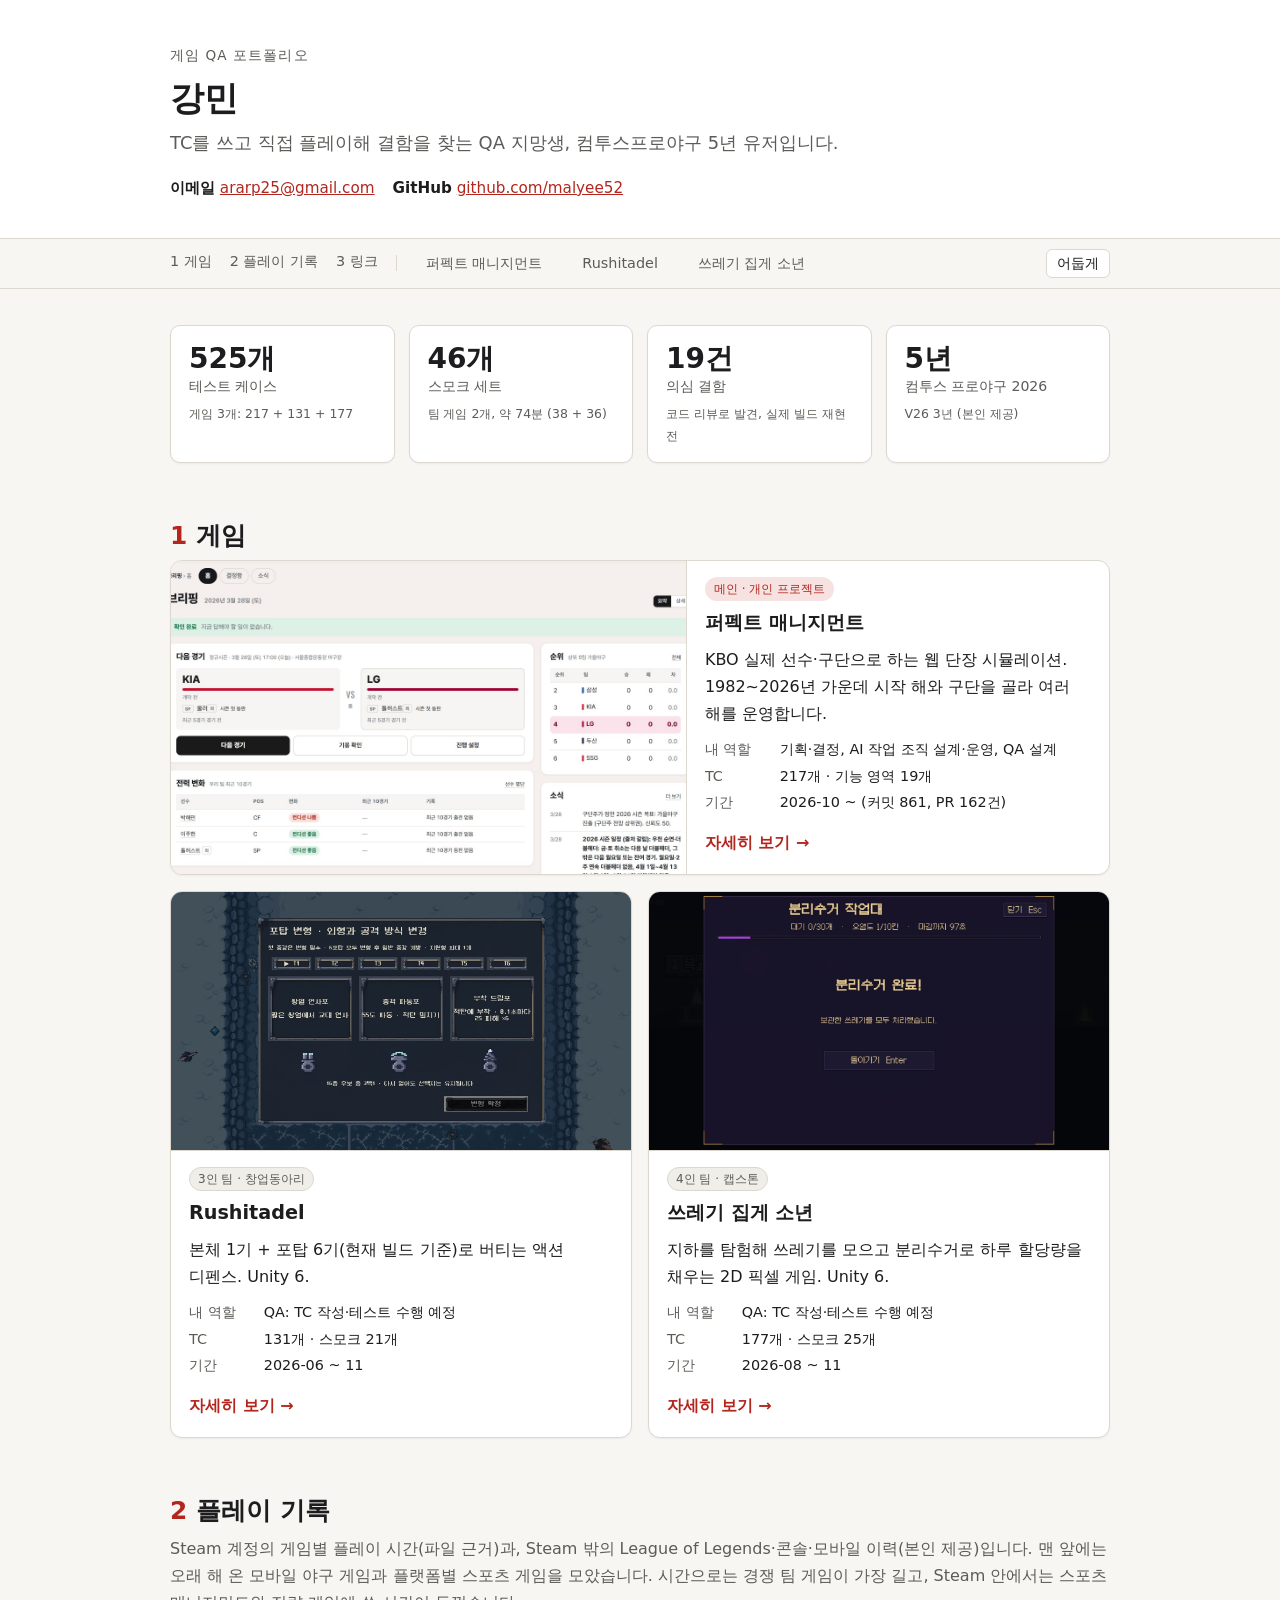
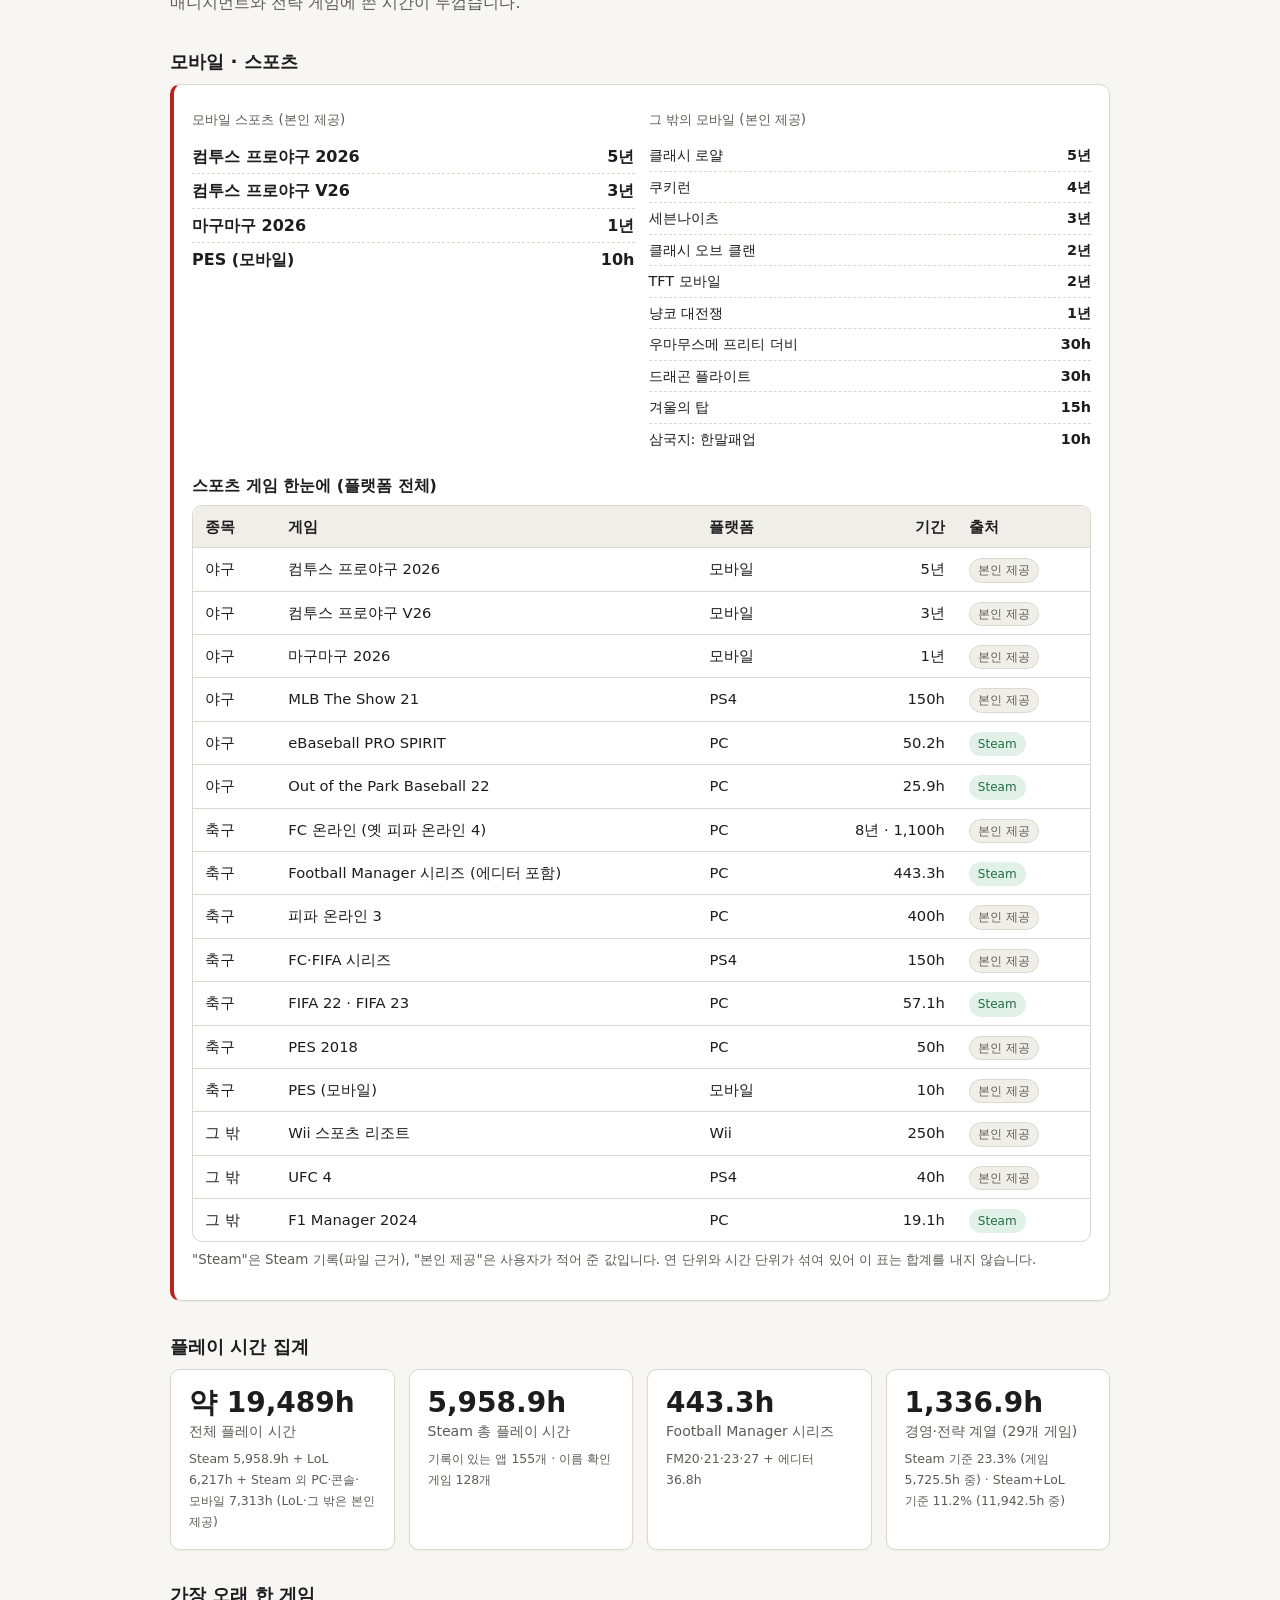
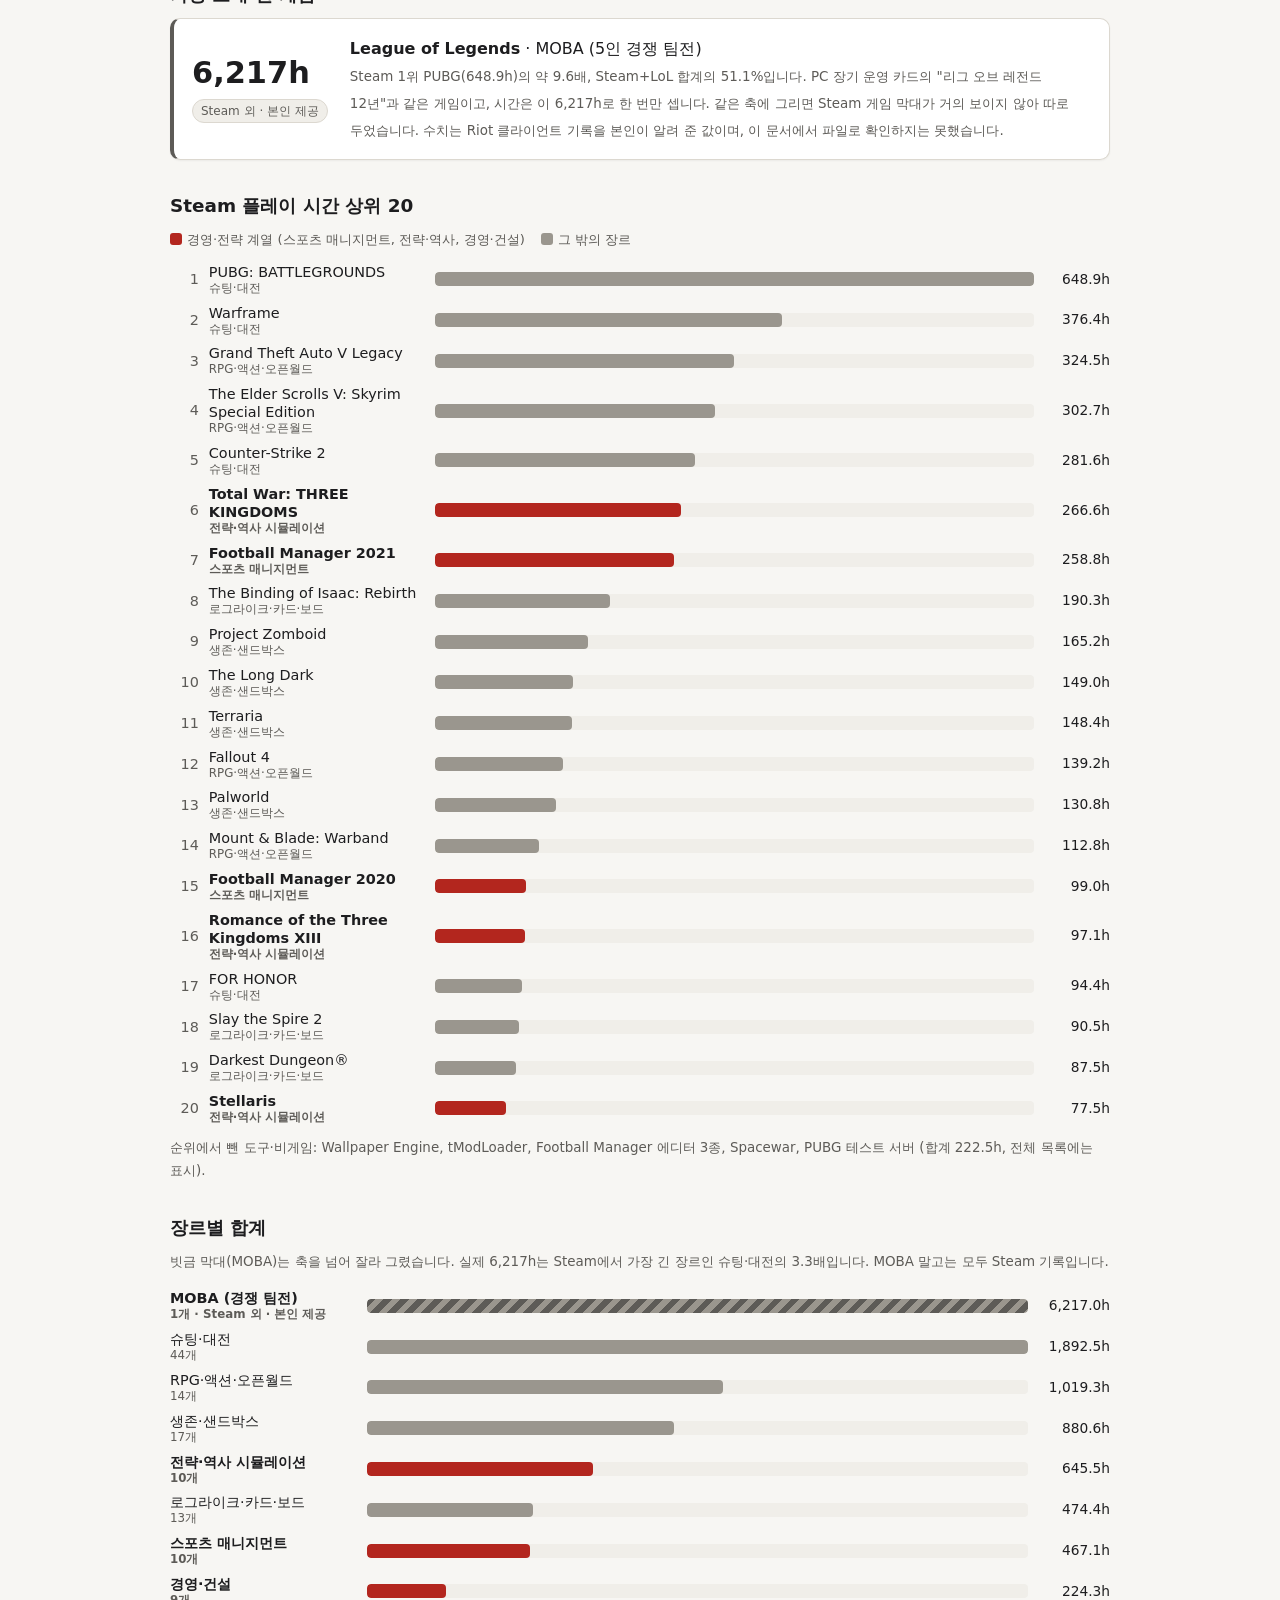
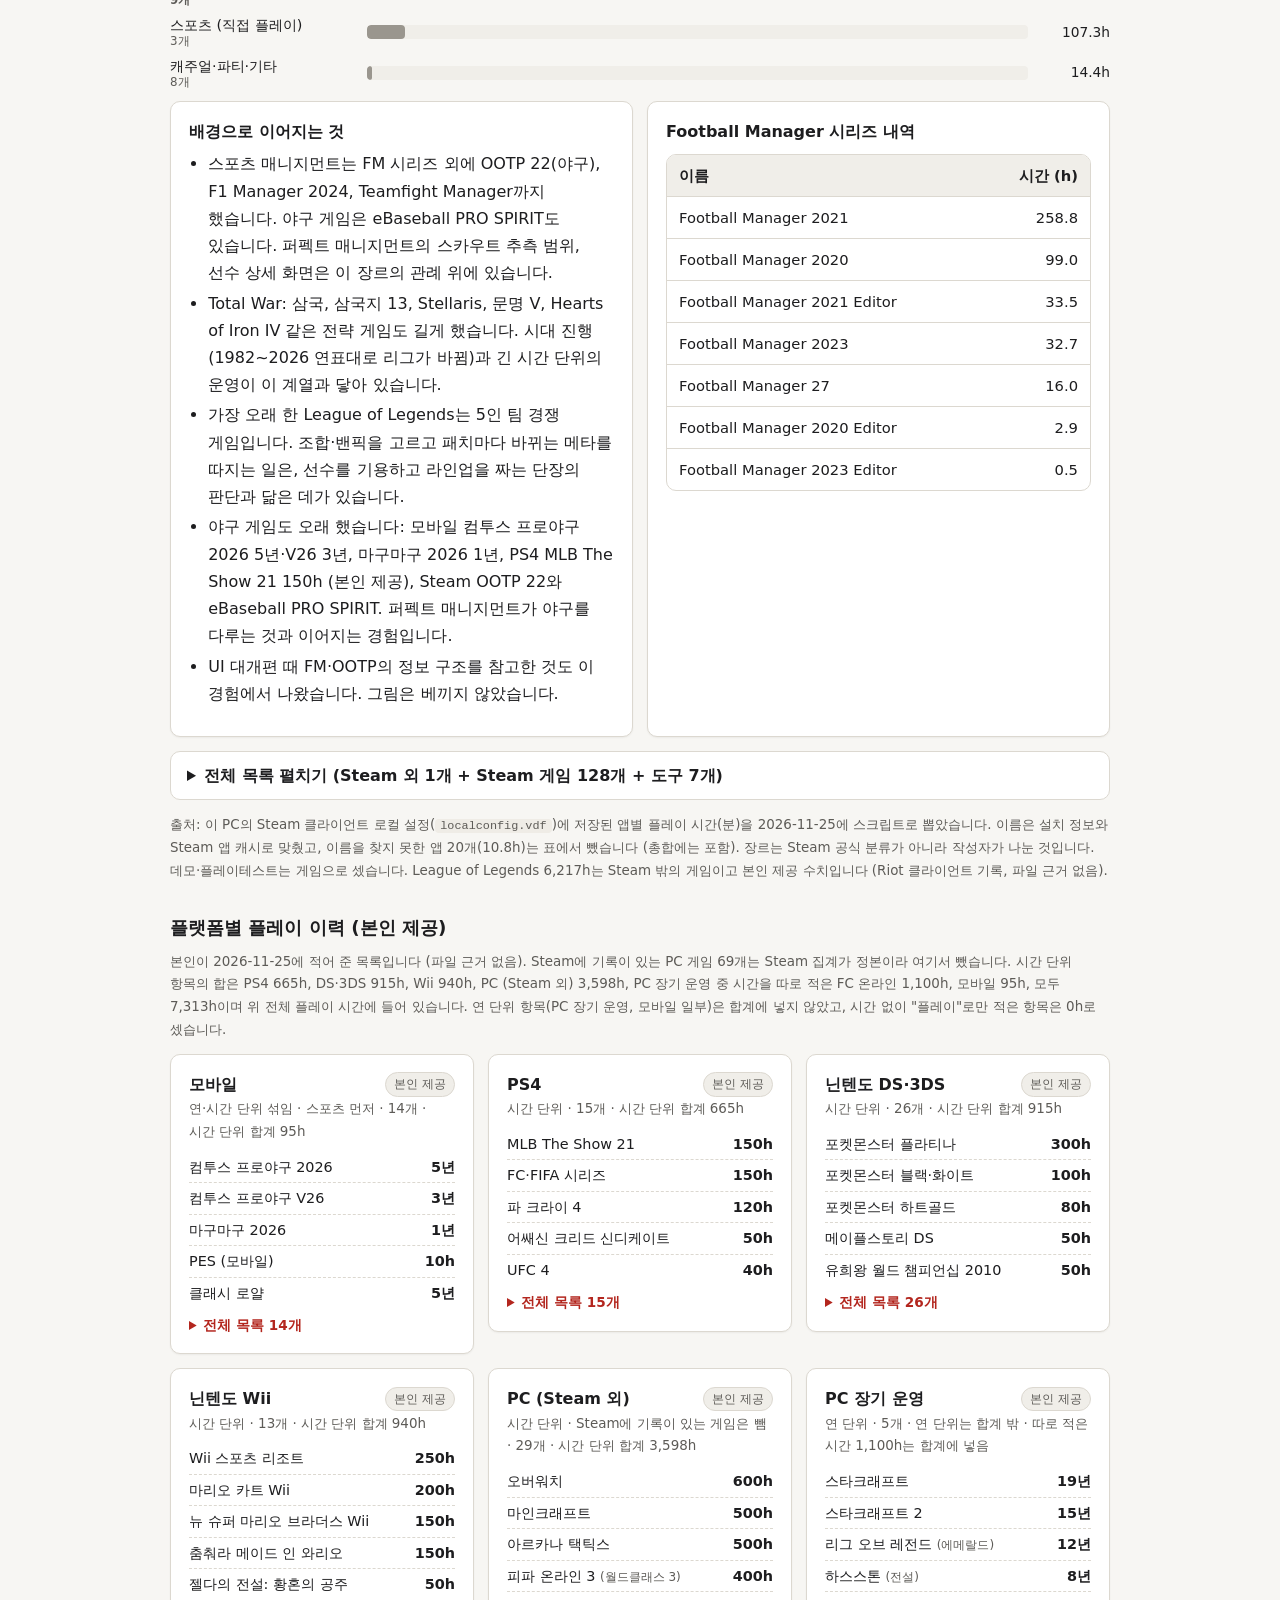
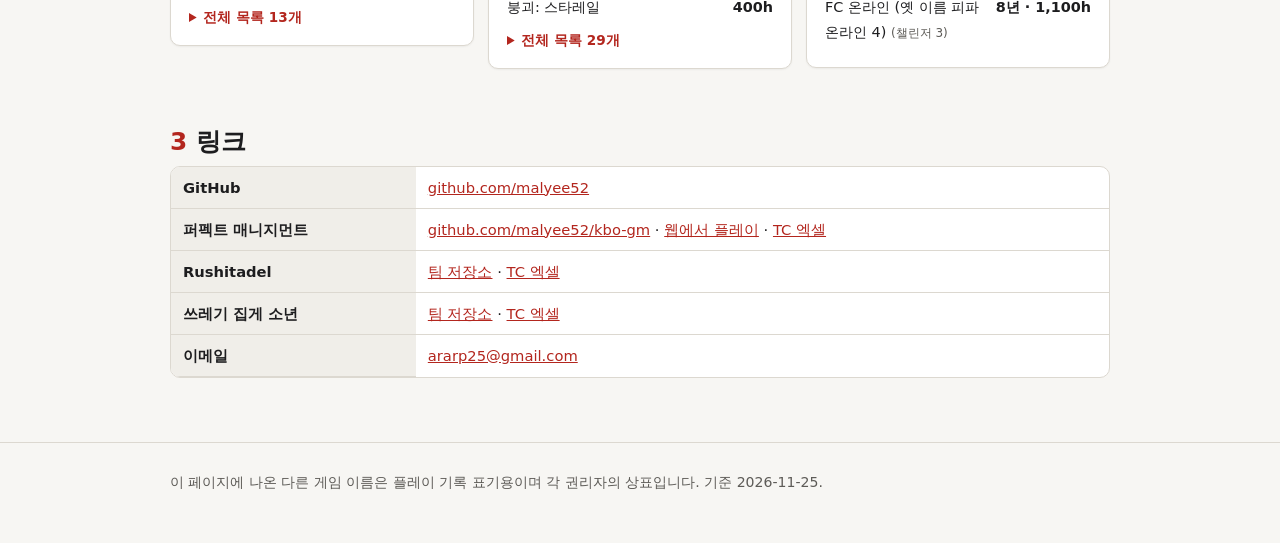
<file: index.html>
<!doctype html>
<html lang="ko">
<head>
<meta charset="utf-8">
<meta name="viewport" content="width=device-width, initial-scale=1">
<title>강민 · 게임 QA 포트폴리오</title>
<meta name="description" content="TC를 쓰고 직접 플레이해 결함을 찾는 QA 지망생의 포트폴리오">
<link rel="stylesheet" href="assets/style.css">
</head>
<body>
<header class="top">
  <div class="wrap">
    <p class="kicker">게임 QA 포트폴리오</p>
    <h1>강민</h1>
    <p class="lead">TC를 쓰고 직접 플레이해 결함을 찾는 QA 지망생, 컴투스프로야구 5년 유저입니다.</p>
    <div class="who">
      <span><b>이메일</b> <a href="mailto:ararp25@gmail.com">ararp25@gmail.com</a></span>
      <span><b>GitHub</b> <a href="https://github.com/malyee52">github.com/malyee52</a></span>
    </div>
  </div>
</header>
<nav class="toc" aria-label="이동">
  <div class="wrap">
    <a href="#games">1 게임</a>
    <a href="#play">2 플레이 기록</a>
    <a href="#links">3 링크</a>
    <span class="sep"></span>
    <a class="tab" href="games/perfect-management.html">퍼펙트 매니지먼트</a>
    <a class="tab" href="games/rushitadel.html">Rushitadel</a>
    <a class="tab" href="games/trash-boy.html">쓰레기 집게 소년</a>
    <button id="themeBtn" type="button" aria-label="밝게/어둡게 바꾸기">테마</button>
  </div>
</nav>
<main class="wrap">

<section id="numbers" style="padding-top:36px">
  <div class="grid g4">
    <div class="card stat"><div class="n">525개</div><div class="l">테스트 케이스</div><div class="d">게임 3개: 217 + 131 + 177</div></div>
    <div class="card stat"><div class="n">46개</div><div class="l">스모크 세트</div><div class="d">팀 게임 2개, 약 74분 (38 + 36)</div></div>
    <div class="card stat"><div class="n">19건</div><div class="l">의심 결함</div><div class="d">코드 리뷰로 발견, 실제 빌드 재현 전</div></div>
    <div class="card stat"><div class="n">5년</div><div class="l">컴투스 프로야구 2026</div><div class="d">V26 3년 (본인 제공)</div></div>
  </div>
</section>

<section id="games">
  <h2><span class="no">1</span>게임</h2>
  <div class="gcards">
    <a class="gcard main" href="games/perfect-management.html">
      <img src="assets/screen-briefing.jpg" alt="퍼펙트 매니지먼트 브리핑 화면" loading="lazy">
      <div class="body">
        <span class="chip red" style="align-self:flex-start">메인 · 개인 프로젝트</span>
        <h3>퍼펙트 매니지먼트</h3>
        <p style="margin:0">KBO 실제 선수·구단으로 하는 웹 단장 시뮬레이션. 1982~2026년 가운데 시작 해와 구단을 골라 여러 해를 운영합니다.</p>
        <dl class="kv"><dt>내 역할</dt><dd>기획·결정, AI 작업 조직 설계·운영, QA 설계</dd><dt>TC</dt><dd>217개 · 기능 영역 19개</dd><dt>기간</dt><dd>2026-10 ~ (커밋 861, PR 162건)</dd></dl>
        <span class="go">자세히 보기 →</span>
      </div>
    </a>
    <a class="gcard" href="games/rushitadel.html">
      <img src="assets/rushitadel-gameplay.webp" alt="Rushitadel 게임 화면" loading="lazy">
      <div class="body">
        <span class="chip" style="align-self:flex-start">3인 팀 · 창업동아리</span>
        <h3>Rushitadel</h3>
        <p style="margin:0">본체 1기 + 포탑 6기(현재 빌드 기준)로 버티는 액션 디펜스. Unity 6.</p>
        <dl class="kv"><dt>내 역할</dt><dd>QA: TC 작성·테스트 수행 예정</dd><dt>TC</dt><dd>131개 · 스모크 21개</dd><dt>기간</dt><dd>2026-06 ~ 11</dd></dl>
        <span class="go">자세히 보기 →</span>
      </div>
    </a>
    <a class="gcard" href="games/trash-boy.html">
      <img src="assets/trashboy-gameplay.webp" alt="쓰레기 집게 소년 게임 화면" loading="lazy">
      <div class="body">
        <span class="chip" style="align-self:flex-start">4인 팀 · 캡스톤</span>
        <h3>쓰레기 집게 소년</h3>
        <p style="margin:0">지하를 탐험해 쓰레기를 모으고 분리수거로 하루 할당량을 채우는 2D 픽셀 게임. Unity 6.</p>
        <dl class="kv"><dt>내 역할</dt><dd>QA: TC 작성·테스트 수행 예정</dd><dt>TC</dt><dd>177개 · 스모크 25개</dd><dt>기간</dt><dd>2026-08 ~ 11</dd></dl>
        <span class="go">자세히 보기 →</span>
      </div>
    </a>
  </div>
</section>

<!-- 5 플레이 기록 -->
<section id="play">
  <h2><span class="no">2</span>플레이 기록</h2>
  <p class="sub">Steam 계정의 게임별 플레이 시간(파일 근거)과, Steam 밖의 League of Legends·콘솔·모바일 이력(본인 제공)입니다. 맨 앞에는 오래 해 온 모바일 야구 게임과 플랫폼별 스포츠 게임을 모았습니다. 시간으로는 경쟁 팀 게임이 가장 길고, Steam 안에서는 스포츠 매니지먼트와 전략 게임에 쓴 시간이 두껍습니다.</p>

  <h3>모바일 · 스포츠</h3>
  <div class="card sportbox"><div class="split" style="margin-top:8px"><div><div class="note">모바일 스포츠 (본인 제공)</div><ul class="hrep big"><li><span>컴투스 프로야구 2026</span><b>5년</b></li><li><span>컴투스 프로야구 V26</span><b>3년</b></li><li><span>마구마구 2026</span><b>1년</b></li><li><span>PES (모바일)</span><b>10h</b></li></ul></div><div><div class="note">그 밖의 모바일 (본인 제공)</div><ul class="hrep"><li><span>클래시 로얄</span><b>5년</b></li><li><span>쿠키런</span><b>4년</b></li><li><span>세븐나이츠</span><b>3년</b></li><li><span>클래시 오브 클랜</span><b>2년</b></li><li><span>TFT 모바일</span><b>2년</b></li><li><span>냥코 대전쟁</span><b>1년</b></li><li><span>우마무스메 프리티 더비</span><b>30h</b></li><li><span>드래곤 플라이트</span><b>30h</b></li><li><span>겨울의 탑</span><b>15h</b></li><li><span>삼국지: 한말패업</span><b>10h</b></li></ul></div></div><h4>스포츠 게임 한눈에 (플랫폼 전체)</h4><div class="tablewrap"><table><thead><tr><th>종목</th><th>게임</th><th>플랫폼</th><th class="num">기간</th><th>출처</th></tr></thead><tbody><tr><td>야구</td><td>컴투스 프로야구 2026</td><td>모바일</td><td class="num">5년</td><td><span class="chip">본인 제공</span></td></tr><tr><td>야구</td><td>컴투스 프로야구 V26</td><td>모바일</td><td class="num">3년</td><td><span class="chip">본인 제공</span></td></tr><tr><td>야구</td><td>마구마구 2026</td><td>모바일</td><td class="num">1년</td><td><span class="chip">본인 제공</span></td></tr><tr><td>야구</td><td>MLB The Show 21</td><td>PS4</td><td class="num">150h</td><td><span class="chip">본인 제공</span></td></tr><tr><td>야구</td><td>eBaseball PRO SPIRIT</td><td>PC</td><td class="num">50.2h</td><td><span class="chip green">Steam</span></td></tr><tr><td>야구</td><td>Out of the Park Baseball 22</td><td>PC</td><td class="num">25.9h</td><td><span class="chip green">Steam</span></td></tr><tr><td>축구</td><td>FC 온라인 (옛 피파 온라인 4)</td><td>PC</td><td class="num">8년 · 1,100h</td><td><span class="chip">본인 제공</span></td></tr><tr><td>축구</td><td>Football Manager 시리즈 (에디터 포함)</td><td>PC</td><td class="num">443.3h</td><td><span class="chip green">Steam</span></td></tr><tr><td>축구</td><td>피파 온라인 3</td><td>PC</td><td class="num">400h</td><td><span class="chip">본인 제공</span></td></tr><tr><td>축구</td><td>FC·FIFA 시리즈</td><td>PS4</td><td class="num">150h</td><td><span class="chip">본인 제공</span></td></tr><tr><td>축구</td><td>FIFA 22 · FIFA 23</td><td>PC</td><td class="num">57.1h</td><td><span class="chip green">Steam</span></td></tr><tr><td>축구</td><td>PES 2018</td><td>PC</td><td class="num">50h</td><td><span class="chip">본인 제공</span></td></tr><tr><td>축구</td><td>PES (모바일)</td><td>모바일</td><td class="num">10h</td><td><span class="chip">본인 제공</span></td></tr><tr><td>그 밖</td><td>Wii 스포츠 리조트</td><td>Wii</td><td class="num">250h</td><td><span class="chip">본인 제공</span></td></tr><tr><td>그 밖</td><td>UFC 4</td><td>PS4</td><td class="num">40h</td><td><span class="chip">본인 제공</span></td></tr><tr><td>그 밖</td><td>F1 Manager 2024</td><td>PC</td><td class="num">19.1h</td><td><span class="chip green">Steam</span></td></tr></tbody></table></div><p class="note">"Steam"은 Steam 기록(파일 근거), "본인 제공"은 사용자가 적어 준 값입니다. 연 단위와 시간 단위가 섞여 있어 이 표는 합계를 내지 않습니다.</p></div>

  <h3>플레이 시간 집계</h3>
  <div class="grid g4">
    <div class="card stat"><div class="n">약 19,489h</div><div class="l">전체 플레이 시간</div><div class="d">Steam 5,958.9h + LoL 6,217h + Steam 외 PC·콘솔·모바일 7,313h (LoL·그 밖은 본인 제공)</div></div>
    <div class="card stat"><div class="n">5,958.9h</div><div class="l">Steam 총 플레이 시간</div><div class="d">기록이 있는 앱 155개 · 이름 확인 게임 128개</div></div>
    <div class="card stat"><div class="n">443.3h</div><div class="l">Football Manager 시리즈</div><div class="d">FM20·21·23·27 + 에디터 36.8h</div></div>
    <div class="card stat"><div class="n">1,336.9h</div><div class="l">경영·전략 계열 (29개 게임)</div><div class="d">Steam 기준 23.3% (게임 5,725.5h 중) · Steam+LoL 기준 11.2% (11,942.5h 중)</div></div>
  </div>

  <h3>가장 오래 한 게임</h3>
  <div class="card lolcard">
    <div><div class="n">6,217h</div><span class="chip">Steam 외 · 본인 제공</span></div>
    <div><b>League of Legends</b> · MOBA (5인 경쟁 팀전)<br><span class="note">Steam 1위 PUBG(648.9h)의 약 9.6배, Steam+LoL 합계의 51.1%입니다. PC 장기 운영 카드의 "리그 오브 레전드 12년"과 같은 게임이고, 시간은 이 6,217h로 한 번만 셉니다. 같은 축에 그리면 Steam 게임 막대가 거의 보이지 않아 따로 두었습니다. 수치는 Riot 클라이언트 기록을 본인이 알려 준 값이며, 이 문서에서 파일로 확인하지는 못했습니다.</span></div>
  </div>

  <h3>Steam 플레이 시간 상위 20</h3>
  <div class="legend"><span><i style="background:var(--focus)"></i>경영·전략 계열 (스포츠 매니지먼트, 전략·역사, 경영·건설)</span><span><i style="background:var(--bar)"></i>그 밖의 장르</span></div>
  <ol class="bars">
<li class="bar"><span class="rk">1</span><span class="nm">PUBG: BATTLEGROUNDS<small>슈팅·대전</small></span><span class="track"><span class="fill" style="width:100.0%"></span></span><span class="val">648.9h</span></li>
<li class="bar"><span class="rk">2</span><span class="nm">Warframe<small>슈팅·대전</small></span><span class="track"><span class="fill" style="width:58.0%"></span></span><span class="val">376.4h</span></li>
<li class="bar"><span class="rk">3</span><span class="nm">Grand Theft Auto V Legacy<small>RPG·액션·오픈월드</small></span><span class="track"><span class="fill" style="width:50.0%"></span></span><span class="val">324.5h</span></li>
<li class="bar"><span class="rk">4</span><span class="nm">The Elder Scrolls V: Skyrim Special Edition<small>RPG·액션·오픈월드</small></span><span class="track"><span class="fill" style="width:46.7%"></span></span><span class="val">302.7h</span></li>
<li class="bar"><span class="rk">5</span><span class="nm">Counter-Strike 2<small>슈팅·대전</small></span><span class="track"><span class="fill" style="width:43.4%"></span></span><span class="val">281.6h</span></li>
<li class="bar focus"><span class="rk">6</span><span class="nm">Total War: THREE KINGDOMS<small>전략·역사 시뮬레이션</small></span><span class="track"><span class="fill" style="width:41.1%"></span></span><span class="val">266.6h</span></li>
<li class="bar focus"><span class="rk">7</span><span class="nm">Football Manager 2021<small>스포츠 매니지먼트</small></span><span class="track"><span class="fill" style="width:39.9%"></span></span><span class="val">258.8h</span></li>
<li class="bar"><span class="rk">8</span><span class="nm">The Binding of Isaac: Rebirth<small>로그라이크·카드·보드</small></span><span class="track"><span class="fill" style="width:29.3%"></span></span><span class="val">190.3h</span></li>
<li class="bar"><span class="rk">9</span><span class="nm">Project Zomboid<small>생존·샌드박스</small></span><span class="track"><span class="fill" style="width:25.5%"></span></span><span class="val">165.2h</span></li>
<li class="bar"><span class="rk">10</span><span class="nm">The Long Dark<small>생존·샌드박스</small></span><span class="track"><span class="fill" style="width:23.0%"></span></span><span class="val">149.0h</span></li>
<li class="bar"><span class="rk">11</span><span class="nm">Terraria<small>생존·샌드박스</small></span><span class="track"><span class="fill" style="width:22.9%"></span></span><span class="val">148.4h</span></li>
<li class="bar"><span class="rk">12</span><span class="nm">Fallout 4<small>RPG·액션·오픈월드</small></span><span class="track"><span class="fill" style="width:21.4%"></span></span><span class="val">139.2h</span></li>
<li class="bar"><span class="rk">13</span><span class="nm">Palworld<small>생존·샌드박스</small></span><span class="track"><span class="fill" style="width:20.2%"></span></span><span class="val">130.8h</span></li>
<li class="bar"><span class="rk">14</span><span class="nm">Mount &amp; Blade: Warband<small>RPG·액션·오픈월드</small></span><span class="track"><span class="fill" style="width:17.4%"></span></span><span class="val">112.8h</span></li>
<li class="bar focus"><span class="rk">15</span><span class="nm">Football Manager 2020<small>스포츠 매니지먼트</small></span><span class="track"><span class="fill" style="width:15.2%"></span></span><span class="val">99.0h</span></li>
<li class="bar focus"><span class="rk">16</span><span class="nm">Romance of the Three Kingdoms XIII<small>전략·역사 시뮬레이션</small></span><span class="track"><span class="fill" style="width:15.0%"></span></span><span class="val">97.1h</span></li>
<li class="bar"><span class="rk">17</span><span class="nm">FOR HONOR<small>슈팅·대전</small></span><span class="track"><span class="fill" style="width:14.5%"></span></span><span class="val">94.4h</span></li>
<li class="bar"><span class="rk">18</span><span class="nm">Slay the Spire 2<small>로그라이크·카드·보드</small></span><span class="track"><span class="fill" style="width:14.0%"></span></span><span class="val">90.5h</span></li>
<li class="bar"><span class="rk">19</span><span class="nm">Darkest Dungeon®<small>로그라이크·카드·보드</small></span><span class="track"><span class="fill" style="width:13.5%"></span></span><span class="val">87.5h</span></li>
<li class="bar focus"><span class="rk">20</span><span class="nm">Stellaris<small>전략·역사 시뮬레이션</small></span><span class="track"><span class="fill" style="width:11.9%"></span></span><span class="val">77.5h</span></li>
  </ol>
  <p class="note">순위에서 뺀 도구·비게임: Wallpaper Engine, tModLoader, Football Manager 에디터 3종, Spacewar, PUBG 테스트 서버 (합계 222.5h, 전체 목록에는 표시).</p>

  <h3>장르별 합계</h3>
  <p class="note">빗금 막대(MOBA)는 축을 넘어 잘라 그렸습니다. 실제 6,217h는 Steam에서 가장 긴 장르인 슈팅·대전의 3.3배입니다. MOBA 말고는 모두 Steam 기록입니다.</p>
  <ul class="bars genre">
<li class="bar ext"><span class="nm">MOBA (경쟁 팀전)<small>1개 · Steam 외 · 본인 제공</small></span><span class="track"><span class="fill" style="width:100%"></span></span><span class="val">6,217.0h</span></li>
<li class="bar"><span class="nm">슈팅·대전<small>44개</small></span><span class="track"><span class="fill" style="width:100.0%"></span></span><span class="val">1,892.5h</span></li>
<li class="bar"><span class="nm">RPG·액션·오픈월드<small>14개</small></span><span class="track"><span class="fill" style="width:53.9%"></span></span><span class="val">1,019.3h</span></li>
<li class="bar"><span class="nm">생존·샌드박스<small>17개</small></span><span class="track"><span class="fill" style="width:46.5%"></span></span><span class="val">880.6h</span></li>
<li class="bar focus"><span class="nm">전략·역사 시뮬레이션<small>10개</small></span><span class="track"><span class="fill" style="width:34.1%"></span></span><span class="val">645.5h</span></li>
<li class="bar"><span class="nm">로그라이크·카드·보드<small>13개</small></span><span class="track"><span class="fill" style="width:25.1%"></span></span><span class="val">474.4h</span></li>
<li class="bar focus"><span class="nm">스포츠 매니지먼트<small>10개</small></span><span class="track"><span class="fill" style="width:24.7%"></span></span><span class="val">467.1h</span></li>
<li class="bar focus"><span class="nm">경영·건설<small>9개</small></span><span class="track"><span class="fill" style="width:11.9%"></span></span><span class="val">224.3h</span></li>
<li class="bar"><span class="nm">스포츠 (직접 플레이)<small>3개</small></span><span class="track"><span class="fill" style="width:5.7%"></span></span><span class="val">107.3h</span></li>
<li class="bar"><span class="nm">캐주얼·파티·기타<small>8개</small></span><span class="track"><span class="fill" style="width:0.8%"></span></span><span class="val">14.4h</span></li>
  </ul>

  <div class="split">
    <div class="card">
      <b>배경으로 이어지는 것</b>
      <ul class="tight">
        <li>스포츠 매니지먼트는 FM 시리즈 외에 OOTP 22(야구), F1 Manager 2024, Teamfight Manager까지 했습니다. 야구 게임은 eBaseball PRO SPIRIT도 있습니다. 퍼펙트 매니지먼트의 스카우트 추측 범위, 선수 상세 화면은 이 장르의 관례 위에 있습니다.</li>
        <li>Total War: 삼국, 삼국지 13, Stellaris, 문명 V, Hearts of Iron IV 같은 전략 게임도 길게 했습니다. 시대 진행(1982~2026 연표대로 리그가 바뀜)과 긴 시간 단위의 운영이 이 계열과 닿아 있습니다.</li>
        <li>가장 오래 한 League of Legends는 5인 팀 경쟁 게임입니다. 조합·밴픽을 고르고 패치마다 바뀌는 메타를 따지는 일은, 선수를 기용하고 라인업을 짜는 단장의 판단과 닮은 데가 있습니다.</li>
        <li>야구 게임도 오래 했습니다: 모바일 컴투스 프로야구 2026 5년·V26 3년, 마구마구 2026 1년, PS4 MLB The Show 21 150h (본인 제공), Steam OOTP 22와 eBaseball PRO SPIRIT. 퍼펙트 매니지먼트가 야구를 다루는 것과 이어지는 경험입니다.</li>
        <li>UI 대개편 때 FM·OOTP의 정보 구조를 참고한 것도 이 경험에서 나왔습니다. 그림은 베끼지 않았습니다.</li>
      </ul>
    </div>
    <div class="card">
      <b>Football Manager 시리즈 내역</b>
      <div class="tablewrap" style="margin-top:8px">
        <table>
          <thead><tr><th>이름</th><th class="num">시간 (h)</th></tr></thead>
          <tbody>
<tr><td>Football Manager 2021</td><td class="num">258.8</td></tr>
<tr><td>Football Manager 2020</td><td class="num">99.0</td></tr>
<tr><td>Football Manager 2021 Editor</td><td class="num">33.5</td></tr>
<tr><td>Football Manager 2023</td><td class="num">32.7</td></tr>
<tr><td>Football Manager 27</td><td class="num">16.0</td></tr>
<tr><td>Football Manager 2020 Editor</td><td class="num">2.9</td></tr>
<tr><td>Football Manager 2023 Editor</td><td class="num">0.5</td></tr>
          </tbody>
        </table>
      </div>
    </div>
  </div>

  <details id="fullList">
    <summary>전체 목록 펼치기 (Steam 외 1개 + Steam 게임 128개 + 도구 7개)</summary>
    <div class="tablewrap">
      <table>
        <thead><tr><th class="num">#</th><th>이름</th><th>장르 (작성자 분류)</th><th class="num">시간 (h)</th></tr></thead>
        <tbody>
<tr class="ext"><td class="num">-</td><td>League of Legends <span class="chip">Steam 외 · 본인 제공</span></td><td>MOBA (경쟁 팀전)</td><td class="num">6,217.0</td></tr>
<tr><td class="num">1</td><td>PUBG: BATTLEGROUNDS</td><td>슈팅·대전</td><td class="num">648.9</td></tr>
<tr><td class="num">2</td><td>Warframe</td><td>슈팅·대전</td><td class="num">376.4</td></tr>
<tr><td class="num">3</td><td>Grand Theft Auto V Legacy</td><td>RPG·액션·오픈월드</td><td class="num">324.5</td></tr>
<tr><td class="num">4</td><td>The Elder Scrolls V: Skyrim Special Edition</td><td>RPG·액션·오픈월드</td><td class="num">302.7</td></tr>
<tr><td class="num">5</td><td>Counter-Strike 2</td><td>슈팅·대전</td><td class="num">281.6</td></tr>
<tr><td class="num">6</td><td>Total War: THREE KINGDOMS</td><td>전략·역사 시뮬레이션</td><td class="num">266.6</td></tr>
<tr><td class="num">7</td><td>Football Manager 2021</td><td>스포츠 매니지먼트</td><td class="num">258.8</td></tr>
<tr><td class="num">8</td><td>The Binding of Isaac: Rebirth</td><td>로그라이크·카드·보드</td><td class="num">190.3</td></tr>
<tr><td class="num">9</td><td>Project Zomboid</td><td>생존·샌드박스</td><td class="num">165.2</td></tr>
<tr><td class="num">10</td><td>The Long Dark</td><td>생존·샌드박스</td><td class="num">149.0</td></tr>
<tr><td class="num">11</td><td>Terraria</td><td>생존·샌드박스</td><td class="num">148.4</td></tr>
<tr><td class="num">12</td><td>Fallout 4</td><td>RPG·액션·오픈월드</td><td class="num">139.2</td></tr>
<tr><td class="num">13</td><td>Palworld</td><td>생존·샌드박스</td><td class="num">130.8</td></tr>
<tr><td class="num">14</td><td>Mount &amp; Blade: Warband</td><td>RPG·액션·오픈월드</td><td class="num">112.8</td></tr>
<tr><td class="num">15</td><td>Football Manager 2020</td><td>스포츠 매니지먼트</td><td class="num">99.0</td></tr>
<tr><td class="num">16</td><td>Romance of the Three Kingdoms XIII</td><td>전략·역사 시뮬레이션</td><td class="num">97.1</td></tr>
<tr><td class="num">17</td><td>FOR HONOR</td><td>슈팅·대전</td><td class="num">94.4</td></tr>
<tr><td class="num">18</td><td>Slay the Spire 2</td><td>로그라이크·카드·보드</td><td class="num">90.5</td></tr>
<tr><td class="num">19</td><td>Darkest Dungeon®</td><td>로그라이크·카드·보드</td><td class="num">87.5</td></tr>
<tr><td class="num">20</td><td>Stellaris</td><td>전략·역사 시뮬레이션</td><td class="num">77.5</td></tr>
<tr><td class="num">21</td><td>Delta Force</td><td>슈팅·대전</td><td class="num">76.1</td></tr>
<tr><td class="num">22</td><td>Sid Meier&#x27;s Civilization V</td><td>전략·역사 시뮬레이션</td><td class="num">68.3</td></tr>
<tr><td class="num">23</td><td>Cyberpunk 2077</td><td>RPG·액션·오픈월드</td><td class="num">66.9</td></tr>
<tr><td class="num">24</td><td>The First Descendant</td><td>슈팅·대전</td><td class="num">59.0</td></tr>
<tr><td class="num">25</td><td>This War of Mine</td><td>경영·건설</td><td class="num">58.9</td></tr>
<tr><td class="num">26</td><td>RimWorld</td><td>경영·건설</td><td class="num">54.1</td></tr>
<tr><td class="num">27</td><td>Frostpunk</td><td>경영·건설</td><td class="num">51.1</td></tr>
<tr><td class="num">28</td><td>eBaseball™: PRO SPIRIT</td><td>스포츠 (직접 플레이)</td><td class="num">50.2</td></tr>
<tr><td class="num">29</td><td>FIFA 22</td><td>스포츠 (직접 플레이)</td><td class="num">49.1</td></tr>
<tr><td class="num">30</td><td>Total War: WARHAMMER III</td><td>전략·역사 시뮬레이션</td><td class="num">48.8</td></tr>
<tr><td class="num">31</td><td>Unturned</td><td>생존·샌드박스</td><td class="num">48.6</td></tr>
<tr><td class="num">32</td><td>Tabletop Simulator</td><td>로그라이크·카드·보드</td><td class="num">47.1</td></tr>
<tr><td class="num">33</td><td>Valheim</td><td>생존·샌드박스</td><td class="num">46.2</td></tr>
<tr><td class="num">34</td><td>World of Warships</td><td>슈팅·대전</td><td class="num">45.0</td></tr>
<tr><td class="num">35</td><td>Don&#x27;t Starve Together</td><td>생존·샌드박스</td><td class="num">44.3</td></tr>
<tr><td class="num">36</td><td>Hearts of Iron IV</td><td>전략·역사 시뮬레이션</td><td class="num">41.8</td></tr>
<tr><td class="num">37</td><td>Eternal Return</td><td>슈팅·대전</td><td class="num">40.5</td></tr>
<tr><td class="num">38</td><td>Stardew Valley</td><td>생존·샌드박스</td><td class="num">40.1</td></tr>
<tr><td class="num">39</td><td>ASTRONEER</td><td>생존·샌드박스</td><td class="num">38.4</td></tr>
<tr><td class="num">40</td><td>Tom Clancy&#x27;s Ghost Recon® Wildlands</td><td>슈팅·대전</td><td class="num">37.3</td></tr>
<tr><td class="num">41</td><td>Cities: Skylines</td><td>경영·건설</td><td class="num">33.6</td></tr>
<tr><td class="num">42</td><td>Football Manager 2023</td><td>스포츠 매니지먼트</td><td class="num">32.7</td></tr>
<tr><td class="num">43</td><td>Tom Clancy&#x27;s Rainbow Six Siege</td><td>슈팅·대전</td><td class="num">30.0</td></tr>
<tr><td class="num">44</td><td>XCOM 2</td><td>전략·역사 시뮬레이션</td><td class="num">28.4</td></tr>
<tr><td class="num">45</td><td>Ghost Recon Breakpoint</td><td>슈팅·대전</td><td class="num">27.7</td></tr>
<tr><td class="num">46</td><td>Out of the Park Baseball 22</td><td>스포츠 매니지먼트</td><td class="num">25.9</td></tr>
<tr><td class="num">47</td><td>Ruined King: A League of Legends Story™</td><td>RPG·액션·오픈월드</td><td class="num">24.5</td></tr>
<tr><td class="num">48</td><td>Yu-Gi-Oh!  Master Duel</td><td>로그라이크·카드·보드</td><td class="num">22.8</td></tr>
<tr><td class="num">49</td><td>Monster Hunter: World</td><td>RPG·액션·오픈월드</td><td class="num">21.9</td></tr>
<tr><td class="num">50</td><td>Insurgency</td><td>슈팅·대전</td><td class="num">19.1</td></tr>
<tr><td class="num">51</td><td>F1® Manager 2024</td><td>스포츠 매니지먼트</td><td class="num">19.1</td></tr>
<tr><td class="num">52</td><td>Dead by Daylight</td><td>슈팅·대전</td><td class="num">18.0</td></tr>
<tr><td class="num">53</td><td>Black Squad</td><td>슈팅·대전</td><td class="num">17.3</td></tr>
<tr><td class="num">54</td><td>Football Manager 27</td><td>스포츠 매니지먼트</td><td class="num">16.0</td></tr>
<tr><td class="num">55</td><td>Teamfight Manager</td><td>스포츠 매니지먼트</td><td class="num">14.5</td></tr>
<tr><td class="num">56</td><td>Raft</td><td>생존·샌드박스</td><td class="num">13.8</td></tr>
<tr><td class="num">57</td><td>Alaska Gold Fever</td><td>경영·건설</td><td class="num">12.9</td></tr>
<tr><td class="num">58</td><td>Ring of Elysium</td><td>슈팅·대전</td><td class="num">12.4</td></tr>
<tr><td class="num">59</td><td>Heroes&#x27; Vow: Three Kingdoms</td><td>전략·역사 시뮬레이션</td><td class="num">12.3</td></tr>
<tr><td class="num">60</td><td>The Planet Crafter</td><td>생존·샌드박스</td><td class="num">12.2</td></tr>
<tr><td class="num">61</td><td>Subnautica</td><td>생존·샌드박스</td><td class="num">12.1</td></tr>
<tr><td class="num">62</td><td>Warface: Clutch</td><td>슈팅·대전</td><td class="num">11.3</td></tr>
<tr><td class="num">63</td><td>Risk of Rain 2</td><td>로그라이크·카드·보드</td><td class="num">11.3</td></tr>
<tr><td class="num">64</td><td>Endzone - A World Apart</td><td>경영·건설</td><td class="num">10.5</td></tr>
<tr><td class="num">65</td><td>TEKKEN 7</td><td>슈팅·대전</td><td class="num">10.3</td></tr>
<tr><td class="num">66</td><td>World of Tanks</td><td>슈팅·대전</td><td class="num">9.6</td></tr>
<tr><td class="num">67</td><td>Green Hell</td><td>생존·샌드박스</td><td class="num">9.1</td></tr>
<tr><td class="num">68</td><td>Deceit</td><td>슈팅·대전</td><td class="num">8.3</td></tr>
<tr><td class="num">69</td><td>Assassin&#x27;s Creed Odyssey</td><td>RPG·액션·오픈월드</td><td class="num">8.1</td></tr>
<tr><td class="num">70</td><td>EA SPORTS™ FIFA 23</td><td>스포츠 (직접 플레이)</td><td class="num">8.0</td></tr>
<tr><td class="num">71</td><td>Arma 3</td><td>슈팅·대전</td><td class="num">7.8</td></tr>
<tr><td class="num">72</td><td>FragPunk Playtest</td><td>슈팅·대전</td><td class="num">7.7</td></tr>
<tr><td class="num">73</td><td>Plants vs. Zombies: Game of the Year</td><td>캐주얼·파티·기타</td><td class="num">7.6</td></tr>
<tr><td class="num">74</td><td>The Forest</td><td>생존·샌드박스</td><td class="num">7.5</td></tr>
<tr><td class="num">75</td><td>MapleStory</td><td>RPG·액션·오픈월드</td><td class="num">7.5</td></tr>
<tr><td class="num">76</td><td>Slay the Spire</td><td>로그라이크·카드·보드</td><td class="num">7.1</td></tr>
<tr><td class="num">77</td><td>War Thunder</td><td>슈팅·대전</td><td class="num">6.9</td></tr>
<tr><td class="num">78</td><td>Hand of Fate</td><td>로그라이크·카드·보드</td><td class="num">6.3</td></tr>
<tr><td class="num">79</td><td>Totally Accurate Battlegrounds</td><td>슈팅·대전</td><td class="num">6.1</td></tr>
<tr><td class="num">80</td><td>Rust</td><td>생존·샌드박스</td><td class="num">5.8</td></tr>
<tr><td class="num">81</td><td>Alien Swarm: Reactive Drop</td><td>슈팅·대전</td><td class="num">5.5</td></tr>
<tr><td class="num">82</td><td>DayZ</td><td>생존·샌드박스</td><td class="num">5.0</td></tr>
<tr><td class="num">83</td><td>Left 4 Dead</td><td>슈팅·대전</td><td class="num">5.0</td></tr>
<tr><td class="num">84</td><td>Limbus Company</td><td>RPG·액션·오픈월드</td><td class="num">4.8</td></tr>
<tr><td class="num">85</td><td>Deadlock</td><td>슈팅·대전</td><td class="num">4.2</td></tr>
<tr><td class="num">86</td><td>Yu-Gi-Oh! Duel Links</td><td>로그라이크·카드·보드</td><td class="num">4.1</td></tr>
<tr><td class="num">87</td><td>Core Keeper</td><td>생존·샌드박스</td><td class="num">3.9</td></tr>
<tr><td class="num">88</td><td>Left 4 Dead 2</td><td>슈팅·대전</td><td class="num">3.8</td></tr>
<tr><td class="num">89</td><td>Mahjong Soul</td><td>로그라이크·카드·보드</td><td class="num">3.6</td></tr>
<tr><td class="num">90</td><td>Crusader Kings III</td><td>전략·역사 시뮬레이션</td><td class="num">3.5</td></tr>
<tr><td class="num">91</td><td>BLOCKPOST LEGACY</td><td>슈팅·대전</td><td class="num">2.9</td></tr>
<tr><td class="num">92</td><td>Frostpunk 2</td><td>경영·건설</td><td class="num">2.8</td></tr>
<tr><td class="num">93</td><td>Prominence Poker</td><td>로그라이크·카드·보드</td><td class="num">2.8</td></tr>
<tr><td class="num">94</td><td>THE FINALS PLAYTEST</td><td>슈팅·대전</td><td class="num">2.7</td></tr>
<tr><td class="num">95</td><td>Caliber</td><td>슈팅·대전</td><td class="num">2.6</td></tr>
<tr><td class="num">96</td><td>CounterSide</td><td>RPG·액션·오픈월드</td><td class="num">2.5</td></tr>
<tr><td class="num">97</td><td>Apex Legends</td><td>슈팅·대전</td><td class="num">2.4</td></tr>
<tr><td class="num">98</td><td>Tomb Raider</td><td>RPG·액션·오픈월드</td><td class="num">2.3</td></tr>
<tr><td class="num">99</td><td>Arena Breakout: Infinite</td><td>슈팅·대전</td><td class="num">1.9</td></tr>
<tr><td class="num">100</td><td>Machine Party</td><td>캐주얼·파티·기타</td><td class="num">1.9</td></tr>
<tr><td class="num">101</td><td>Halo: The Master Chief Collection</td><td>슈팅·대전</td><td class="num">1.7</td></tr>
<tr><td class="num">102</td><td>Battlefield 4™ </td><td>슈팅·대전</td><td class="num">1.3</td></tr>
<tr><td class="num">103</td><td>SuperPower 2 Steam Edition</td><td>전략·역사 시뮬레이션</td><td class="num">1.3</td></tr>
<tr><td class="num">104</td><td>Brawlhalla</td><td>슈팅·대전</td><td class="num">1.2</td></tr>
<tr><td class="num">105</td><td>Helltaker</td><td>캐주얼·파티·기타</td><td class="num">1.2</td></tr>
<tr><td class="num">106</td><td>SYNTHETIK: Arena</td><td>슈팅·대전</td><td class="num">1.1</td></tr>
<tr><td class="num">107</td><td>Goose Goose Duck</td><td>캐주얼·파티·기타</td><td class="num">1.0</td></tr>
<tr><td class="num">108</td><td>Yet Another Zombie Defense</td><td>캐주얼·파티·기타</td><td class="num">0.9</td></tr>
<tr><td class="num">109</td><td>Black Survival</td><td>슈팅·대전</td><td class="num">0.9</td></tr>
<tr><td class="num">110</td><td>NAKWON: LAST PARADISE Playtest</td><td>슈팅·대전</td><td class="num">0.9</td></tr>
<tr><td class="num">111</td><td>Dungeonborne Demo</td><td>RPG·액션·오픈월드</td><td class="num">0.9</td></tr>
<tr><td class="num">112</td><td>Heroes &amp; Generals</td><td>슈팅·대전</td><td class="num">0.8</td></tr>
<tr><td class="num">113</td><td>PICO PARK:Classic Edition</td><td>캐주얼·파티·기타</td><td class="num">0.8</td></tr>
<tr><td class="num">114</td><td>Marvel Rivals</td><td>슈팅·대전</td><td class="num">0.7</td></tr>
<tr><td class="num">115</td><td>EVE Online</td><td>RPG·액션·오픈월드</td><td class="num">0.7</td></tr>
<tr><td class="num">116</td><td>Project Playtime</td><td>캐주얼·파티·기타</td><td class="num">0.7</td></tr>
<tr><td class="num">117</td><td>Shadow Arena</td><td>슈팅·대전</td><td class="num">0.6</td></tr>
<tr><td class="num">118</td><td>FragPunk</td><td>슈팅·대전</td><td class="num">0.6</td></tr>
<tr><td class="num">119</td><td>Teamfight Manager 2 Demo</td><td>스포츠 매니지먼트</td><td class="num">0.6</td></tr>
<tr><td class="num">120</td><td>Buckshot Roulette</td><td>로그라이크·카드·보드</td><td class="num">0.6</td></tr>
<tr><td class="num">121</td><td>Soccer Manager 2022</td><td>스포츠 매니지먼트</td><td class="num">0.5</td></tr>
<tr><td class="num">122</td><td>GWENT: The Witcher Card Game</td><td>로그라이크·카드·보드</td><td class="num">0.4</td></tr>
<tr><td class="num">123</td><td>Hand Simulator</td><td>캐주얼·파티·기타</td><td class="num">0.3</td></tr>
<tr><td class="num">124</td><td>Conqueror&#x27;s Blade</td><td>슈팅·대전</td><td class="num">0.3</td></tr>
<tr><td class="num">125</td><td>Frostrain</td><td>경영·건설</td><td class="num">0.1</td></tr>
<tr><td class="num">126</td><td>Teamfight Manager 2</td><td>스포츠 매니지먼트</td><td class="num">0.1</td></tr>
<tr><td class="num">127</td><td>Espresso Tycoon Demo</td><td>경영·건설</td><td class="num">0.1</td></tr>
<tr><td class="num">128</td><td>SCP: Secret Laboratory</td><td>슈팅·대전</td><td class="num">0.0</td></tr>
<tr class="tool"><td class="num">-</td><td>Wallpaper Engine</td><td>도구·비게임 (순위 제외)</td><td class="num">120.4</td></tr>
<tr class="tool"><td class="num">-</td><td>tModLoader</td><td>도구·비게임 (순위 제외)</td><td class="num">65.1</td></tr>
<tr class="tool"><td class="num">-</td><td>Football Manager 2021 Editor</td><td>도구·비게임 (순위 제외)</td><td class="num">33.5</td></tr>
<tr class="tool"><td class="num">-</td><td>Football Manager 2020 Editor</td><td>도구·비게임 (순위 제외)</td><td class="num">2.9</td></tr>
<tr class="tool"><td class="num">-</td><td>Football Manager 2023 Editor</td><td>도구·비게임 (순위 제외)</td><td class="num">0.5</td></tr>
<tr class="tool"><td class="num">-</td><td>Spacewar</td><td>도구·비게임 (순위 제외)</td><td class="num">0.2</td></tr>
<tr class="tool"><td class="num">-</td><td>PUBG: Test Server</td><td>도구·비게임 (순위 제외)</td><td class="num">0.0</td></tr>
        </tbody>
      </table>
    </div>
  </details>
  <p class="note">출처: 이 PC의 Steam 클라이언트 로컬 설정(<code>localconfig.vdf</code>)에 저장된 앱별 플레이 시간(분)을 2026-11-25에 스크립트로 뽑았습니다. 이름은 설치 정보와 Steam 앱 캐시로 맞췄고, 이름을 찾지 못한 앱 20개(10.8h)는 표에서 뺐습니다 (총합에는 포함). 장르는 Steam 공식 분류가 아니라 작성자가 나눈 것입니다. 데모·플레이테스트는 게임으로 셌습니다. League of Legends 6,217h는 Steam 밖의 게임이고 본인 제공 수치입니다 (Riot 클라이언트 기록, 파일 근거 없음).</p>

  <h3>플랫폼별 플레이 이력 (본인 제공)</h3>
  <p class="note">본인이 2026-11-25에 적어 준 목록입니다 (파일 근거 없음). Steam에 기록이 있는 PC 게임 69개는 Steam 집계가 정본이라 여기서 뺐습니다. 시간 단위 항목의 합은 PS4 665h, DS·3DS 915h, Wii 940h, PC (Steam 외) 3,598h, PC 장기 운영 중 시간을 따로 적은 FC 온라인 1,100h, 모바일 95h, 모두 7,313h이며 위 전체 플레이 시간에 들어 있습니다. 연 단위 항목(PC 장기 운영, 모바일 일부)은 합계에 넣지 않았고, 시간 없이 "플레이"로만 적은 항목은 0h로 셌습니다.</p>
  <div class="hgrid">
<div class="card hcard"><div class="hh"><b>모바일</b><span class="chip">본인 제공</span></div><div class="note">연·시간 단위 섞임 · 스포츠 먼저 · 14개 · 시간 단위 합계 95h</div><ul class="hrep"><li><span>컴투스 프로야구 2026</span><b>5년</b></li><li><span>컴투스 프로야구 V26</span><b>3년</b></li><li><span>마구마구 2026</span><b>1년</b></li><li><span>PES (모바일)</span><b>10h</b></li><li><span>클래시 로얄</span><b>5년</b></li></ul><details><summary>전체 목록 14개</summary><div class="tablewrap"><table><thead><tr><th>이름</th><th class="num">기간</th><th>비고</th></tr></thead><tbody><tr><td>컴투스 프로야구 2026</td><td class="num">5년</td><td></td></tr><tr><td>컴투스 프로야구 V26</td><td class="num">3년</td><td></td></tr><tr><td>클래시 로얄</td><td class="num">5년</td><td></td></tr><tr><td>쿠키런</td><td class="num">4년</td><td></td></tr><tr><td>세븐나이츠</td><td class="num">3년</td><td></td></tr><tr><td>클래시 오브 클랜</td><td class="num">2년</td><td></td></tr><tr><td>TFT 모바일</td><td class="num">2년</td><td></td></tr><tr><td>냥코 대전쟁</td><td class="num">1년</td><td></td></tr><tr><td>마구마구 2026</td><td class="num">1년</td><td></td></tr><tr><td>우마무스메 프리티 더비</td><td class="num">30h</td><td></td></tr><tr><td>드래곤 플라이트</td><td class="num">30h</td><td></td></tr><tr><td>겨울의 탑</td><td class="num">15h</td><td></td></tr><tr><td>삼국지: 한말패업</td><td class="num">10h</td><td></td></tr><tr><td>PES (모바일)</td><td class="num">10h</td><td></td></tr></tbody></table></div></details></div>
<div class="card hcard"><div class="hh"><b>PS4</b><span class="chip">본인 제공</span></div><div class="note">시간 단위 · 15개 · 시간 단위 합계 665h</div><ul class="hrep"><li><span>MLB The Show 21</span><b>150h</b></li><li><span>FC·FIFA 시리즈</span><b>150h</b></li><li><span>파 크라이 4</span><b>120h</b></li><li><span>어쌔신 크리드 신디케이트</span><b>50h</b></li><li><span>UFC 4</span><b>40h</b></li></ul><details><summary>전체 목록 15개</summary><div class="tablewrap"><table><thead><tr><th>이름</th><th class="num">기간</th><th>비고</th></tr></thead><tbody><tr><td>MLB The Show 21</td><td class="num">150h</td><td></td></tr><tr><td>FC·FIFA 시리즈</td><td class="num">150h</td><td></td></tr><tr><td>파 크라이 4</td><td class="num">120h</td><td></td></tr><tr><td>어쌔신 크리드 신디케이트</td><td class="num">50h</td><td></td></tr><tr><td>UFC 4</td><td class="num">40h</td><td></td></tr><tr><td>파 크라이 프라이멀</td><td class="num">30h</td><td></td></tr><tr><td>어쌔신 크리드 유니티</td><td class="num">30h</td><td></td></tr><tr><td>원피스 버닝 블러드</td><td class="num">20h</td><td></td></tr><tr><td>진삼국무쌍 7</td><td class="num">15h</td><td></td></tr><tr><td>툼레이더 리부트</td><td class="num">15h</td><td></td></tr><tr><td>니어: 오토마타</td><td class="num">15h</td><td></td></tr><tr><td>콜 오브 듀티: 인피니트 워페어</td><td class="num">10h</td><td></td></tr><tr><td>인퍼머스 세컨드 선</td><td class="num">10h</td><td></td></tr><tr><td>드래곤 퀘스트 11</td><td class="num">5h</td><td></td></tr><tr><td>저스트 댄스</td><td class="num">5h</td><td></td></tr></tbody></table></div></details></div>
<div class="card hcard"><div class="hh"><b>닌텐도 DS·3DS</b><span class="chip">본인 제공</span></div><div class="note">시간 단위 · 26개 · 시간 단위 합계 915h</div><ul class="hrep"><li><span>포켓몬스터 플라티나</span><b>300h</b></li><li><span>포켓몬스터 블랙·화이트</span><b>100h</b></li><li><span>포켓몬스터 하트골드</span><b>80h</b></li><li><span>메이플스토리 DS</span><b>50h</b></li><li><span>유희왕 월드 챔피언십 2010</span><b>50h</b></li></ul><details><summary>전체 목록 26개</summary><div class="tablewrap"><table><thead><tr><th>이름</th><th class="num">기간</th><th>비고</th></tr></thead><tbody><tr><td>포켓몬스터 플라티나</td><td class="num">300h</td><td></td></tr><tr><td>포켓몬스터 블랙·화이트</td><td class="num">100h</td><td></td></tr><tr><td>포켓몬스터 하트골드</td><td class="num">80h</td><td></td></tr><tr><td>메이플스토리 DS</td><td class="num">50h</td><td></td></tr><tr><td>유희왕 월드 챔피언십 2010</td><td class="num">50h</td><td></td></tr><tr><td>놀러와요 동물의 숲</td><td class="num">30h</td><td></td></tr><tr><td>리듬세상</td><td class="num">30h</td><td></td></tr><tr><td>포켓몬 불가사의 던전: 시간의 탐험대</td><td class="num">30h</td><td></td></tr><tr><td>레이튼 교수와 이상한 마을</td><td class="num">20h</td><td></td></tr><tr><td>레이튼 교수와 악마의 상자</td><td class="num">20h</td><td></td></tr><tr><td>포켓몬 불가사의 던전: 파랑 구조대</td><td class="num">20h</td><td></td></tr><tr><td>유희왕 월드 챔피언십 2009</td><td class="num">20h</td><td></td></tr><tr><td>뉴 슈퍼 마리오 브라더스</td><td class="num">15h</td><td></td></tr><tr><td>마리오 &amp; 루이지 RPG: 시간의 파트너</td><td class="num">15h</td><td></td></tr><tr><td>마리오 &amp; 루이지 RPG: 쿠파 몸속 대모험</td><td class="num">15h</td><td></td></tr><tr><td>쿠킹 마마</td><td class="num">15h</td><td></td></tr><tr><td>로스트 인 블루 2</td><td class="num">15h</td><td></td></tr><tr><td>명탐정 코난: 추억의 환상</td><td class="num">15h</td><td></td></tr><tr><td>포켓몬스터 블랙·화이트 2</td><td class="num">15h</td><td></td></tr><tr><td>유희왕 월드 챔피언십 2011</td><td class="num">15h</td><td></td></tr><tr><td>별의 커비: 도팡 일당의 습격</td><td class="num">10h</td><td></td></tr><tr><td>유희왕 월드 챔피언십 2008</td><td class="num">10h</td><td></td></tr><tr><td>마리오 카트 DS</td><td class="num">10h</td><td></td></tr><tr><td>별의 커비: 울트라 슈퍼 디럭스</td><td class="num">5h</td><td></td></tr><tr><td>도와줘 리듬 히어로</td><td class="num">5h</td><td></td></tr><tr><td>매일매일 두뇌 트레이닝</td><td class="num">5h</td><td></td></tr></tbody></table></div></details></div>
<div class="card hcard"><div class="hh"><b>닌텐도 Wii</b><span class="chip">본인 제공</span></div><div class="note">시간 단위 · 13개 · 시간 단위 합계 940h</div><ul class="hrep"><li><span>Wii 스포츠 리조트</span><b>250h</b></li><li><span>마리오 카트 Wii</span><b>200h</b></li><li><span>뉴 슈퍼 마리오 브라더스 Wii</span><b>150h</b></li><li><span>춤춰라 메이드 인 와리오</span><b>150h</b></li><li><span>젤다의 전설: 황혼의 공주</span><b>50h</b></li></ul><details><summary>전체 목록 13개</summary><div class="tablewrap"><table><thead><tr><th>이름</th><th class="num">기간</th><th>비고</th></tr></thead><tbody><tr><td>Wii 스포츠 리조트</td><td class="num">250h</td><td></td></tr><tr><td>마리오 카트 Wii</td><td class="num">200h</td><td></td></tr><tr><td>뉴 슈퍼 마리오 브라더스 Wii</td><td class="num">150h</td><td></td></tr><tr><td>춤춰라 메이드 인 와리오</td><td class="num">150h</td><td></td></tr><tr><td>젤다의 전설: 황혼의 공주</td><td class="num">50h</td><td></td></tr><tr><td>Wii 파티</td><td class="num">30h</td><td></td></tr><tr><td>대난투 스매시브라더스 X</td><td class="num">20h</td><td></td></tr><tr><td>젤다의 전설: 스카이워드 소드</td><td class="num">20h</td><td></td></tr><tr><td>마리오와 소닉: 베이징 올림픽</td><td class="num">20h</td><td></td></tr><tr><td>마리오와 소닉: 런던 올림픽</td><td class="num">20h</td><td></td></tr><tr><td>Wii Music</td><td class="num">15h</td><td></td></tr><tr><td>Wii Fit</td><td class="num">15h</td><td></td></tr><tr><td>슈퍼 마리오 갤럭시 어드벤처</td><td class="num">—</td><td>플레이 (시간 미기록)</td></tr></tbody></table></div></details></div>
<div class="card hcard"><div class="hh"><b>PC (Steam 외)</b><span class="chip">본인 제공</span></div><div class="note">시간 단위 · Steam에 기록이 있는 게임은 뺌 · 29개 · 시간 단위 합계 3,598h</div><ul class="hrep"><li><span>오버워치</span><b>600h</b></li><li><span>마인크래프트</span><b>500h</b></li><li><span>아르카나 택틱스</span><b>500h</b></li><li><span>피파 온라인 3 <small>(월드클래스 3)</small></span><b>400h</b></li><li><span>붕괴: 스타레일</span><b>400h</b></li></ul><details><summary>전체 목록 29개</summary><div class="tablewrap"><table><thead><tr><th>이름</th><th class="num">기간</th><th>비고</th></tr></thead><tbody><tr><td>오버워치</td><td class="num">600h</td><td></td></tr><tr><td>마인크래프트</td><td class="num">500h</td><td></td></tr><tr><td>아르카나 택틱스</td><td class="num">500h</td><td></td></tr><tr><td>피파 온라인 3</td><td class="num">400h</td><td>월드클래스 3</td></tr><tr><td>붕괴: 스타레일</td><td class="num">400h</td><td></td></tr><tr><td>삼국지 2</td><td class="num">300h</td><td></td></tr><tr><td>원신</td><td class="num">200h</td><td></td></tr><tr><td>삼국지 책략전</td><td class="num">150h</td><td></td></tr><tr><td>트로피코 5</td><td class="num">130h</td><td></td></tr><tr><td>던전 앤 파이터</td><td class="num">60h</td><td>3,300억</td></tr><tr><td>트로피코 6</td><td class="num">60h</td><td></td></tr><tr><td>PES 2018</td><td class="num">50h</td><td></td></tr><tr><td>할로우 나이트 2</td><td class="num">50h</td><td></td></tr><tr><td>레드 데드 리뎀션 2</td><td class="num">20h</td><td></td></tr><tr><td>매드 맥스</td><td class="num">20h</td><td></td></tr><tr><td>컴퍼니 오브 히어로즈</td><td class="num">20h</td><td></td></tr><tr><td>세키로</td><td class="num">15h</td><td></td></tr><tr><td>메트로 엑소더스</td><td class="num">15h</td><td></td></tr><tr><td>33 원정대</td><td class="num">15h</td><td></td></tr><tr><td>발라트로</td><td class="num">13h</td><td></td></tr><tr><td>컴퍼니 오브 히어로즈 2</td><td class="num">10h</td><td></td></tr><tr><td>호라이즌 제로 던</td><td class="num">10h</td><td></td></tr><tr><td>데드 셀</td><td class="num">10h</td><td></td></tr><tr><td>콜 오브 듀티: 월드 앳 워</td><td class="num">10h</td><td></td></tr><tr><td>콜 오브 듀티: 모던 워페어</td><td class="num">10h</td><td></td></tr><tr><td>콜 오브 듀티: 모던 워페어 2</td><td class="num">10h</td><td></td></tr><tr><td>콜 오브 듀티: 블랙 옵스</td><td class="num">10h</td><td></td></tr><tr><td>클로버 핏</td><td class="num">5h</td><td></td></tr><tr><td>나루토: 질풍전 닌자스톰 4</td><td class="num">5h</td><td></td></tr></tbody></table></div></details></div>
<div class="card hcard"><div class="hh"><b>PC 장기 운영</b><span class="chip">본인 제공</span></div><div class="note">연 단위 · 5개 · 연 단위는 합계 밖 · 따로 적은 시간 1,100h는 합계에 넣음</div><ul class="hrep"><li><span>스타크래프트</span><b>19년</b></li><li><span>스타크래프트 2</span><b>15년</b></li><li><span>리그 오브 레전드 <small>(에메랄드)</small></span><b>12년</b></li><li><span>하스스톤 <small>(전설)</small></span><b>8년</b></li><li><span>FC 온라인 (옛 이름 피파 온라인 4) <small>(챌린저 3)</small></span><b>8년 · 1,100h</b></li></ul></div>
  </div>
</section>



<section id="links">
  <h2><span class="no">3</span>링크</h2>
  <div class="tablewrap"><table><tbody>
    <tr><th>GitHub</th><td><a href="https://github.com/malyee52">github.com/malyee52</a></td></tr>
    <tr><th>퍼펙트 매니지먼트</th><td><a href="https://github.com/malyee52/kbo-gm">github.com/malyee52/kbo-gm</a> · <a href="https://malyee52.github.io/kbo-gm/">웹에서 플레이</a> · <a href="퍼펙트매니지먼트_TC.xlsx">TC 엑셀</a></td></tr>
    <tr><th>Rushitadel</th><td><a href="https://github.com/lde0707/Roguelike-Defense">팀 저장소</a> · <a href="Rushitadel_TC.xlsx">TC 엑셀</a></td></tr>
    <tr><th>쓰레기 집게 소년</th><td><a href="https://github.com/lde0707/Capstone">팀 저장소</a> · <a href="쓰레기집게소년_TC.xlsx">TC 엑셀</a></td></tr>
    <tr><th>이메일</th><td><a href="mailto:ararp25@gmail.com">ararp25@gmail.com</a></td></tr>
  </tbody></table></div>
</section>

</main>
<footer>
  <div class="wrap">이 페이지에 나온 다른 게임 이름은 플레이 기록 표기용이며 각 권리자의 상표입니다. 기준 2026-11-25.</div>
</footer>
<script src="assets/site.js"></script>
</body>
</html>
</file>
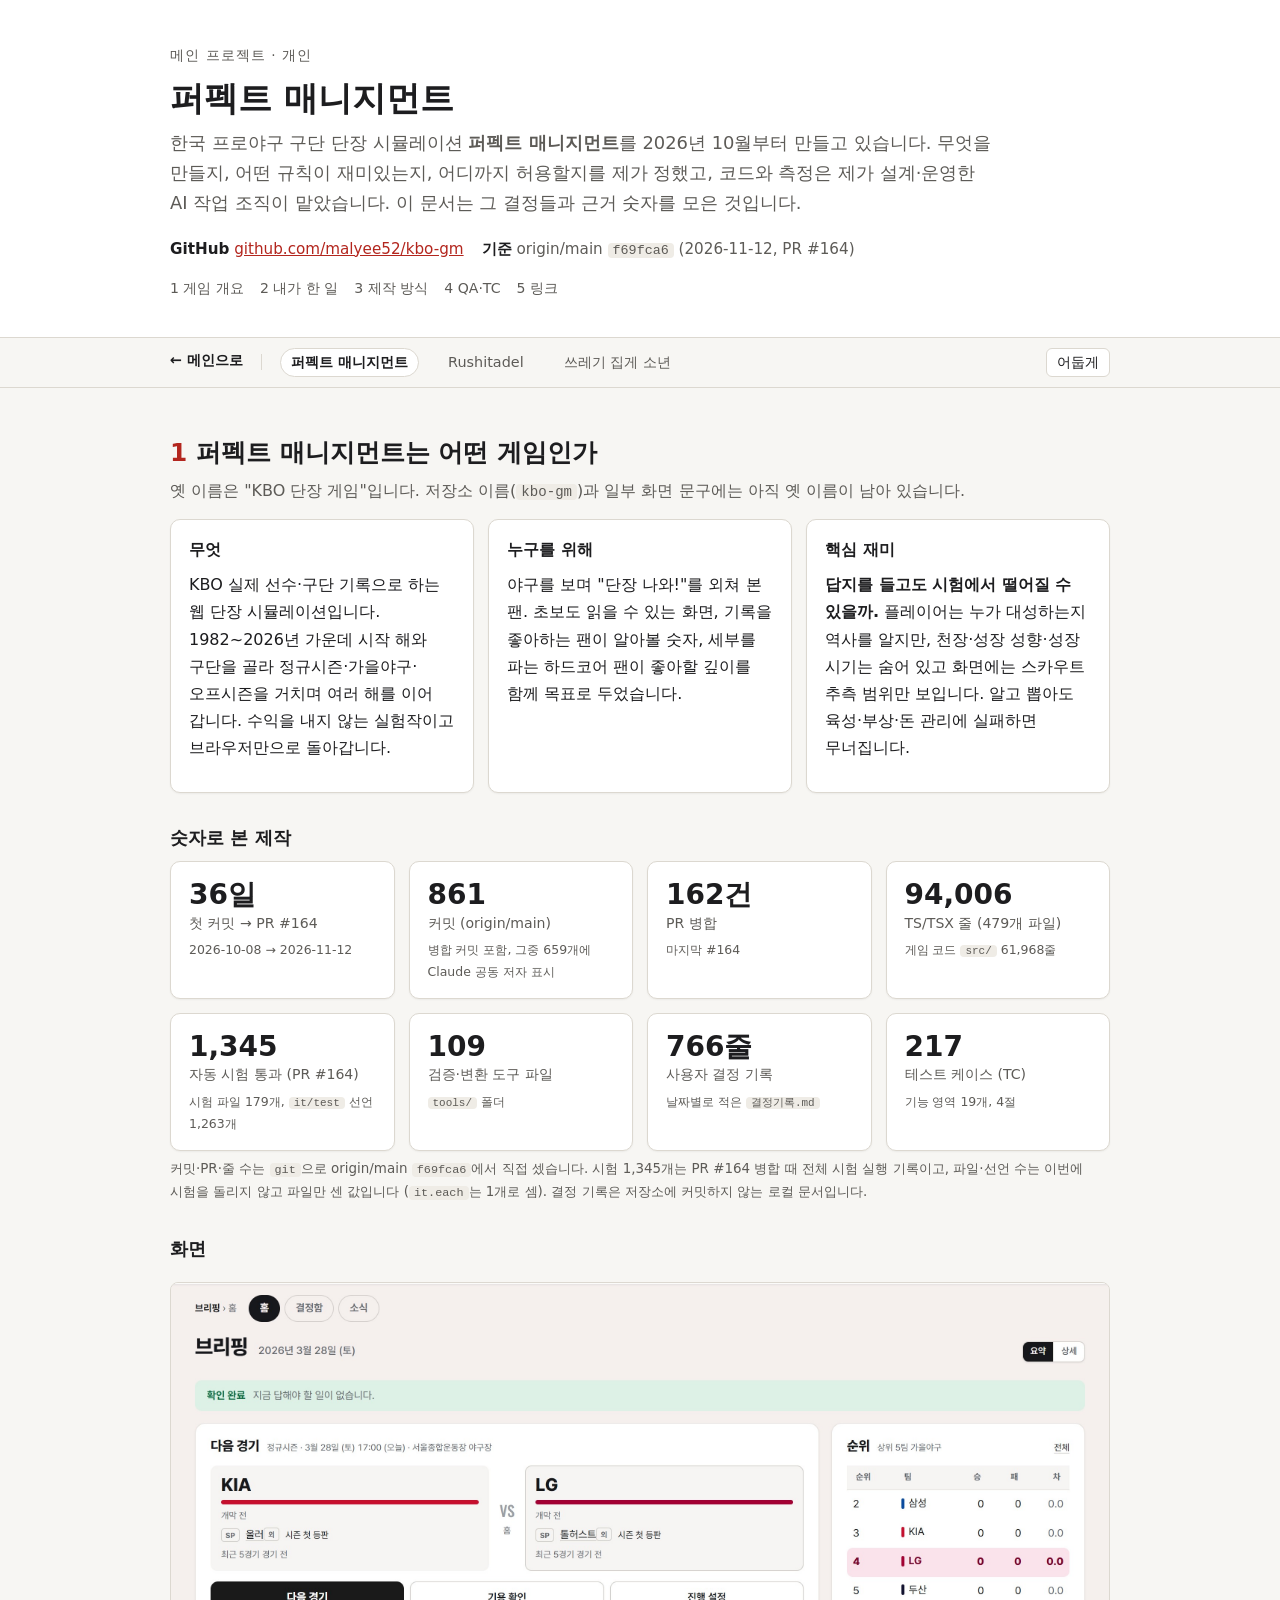
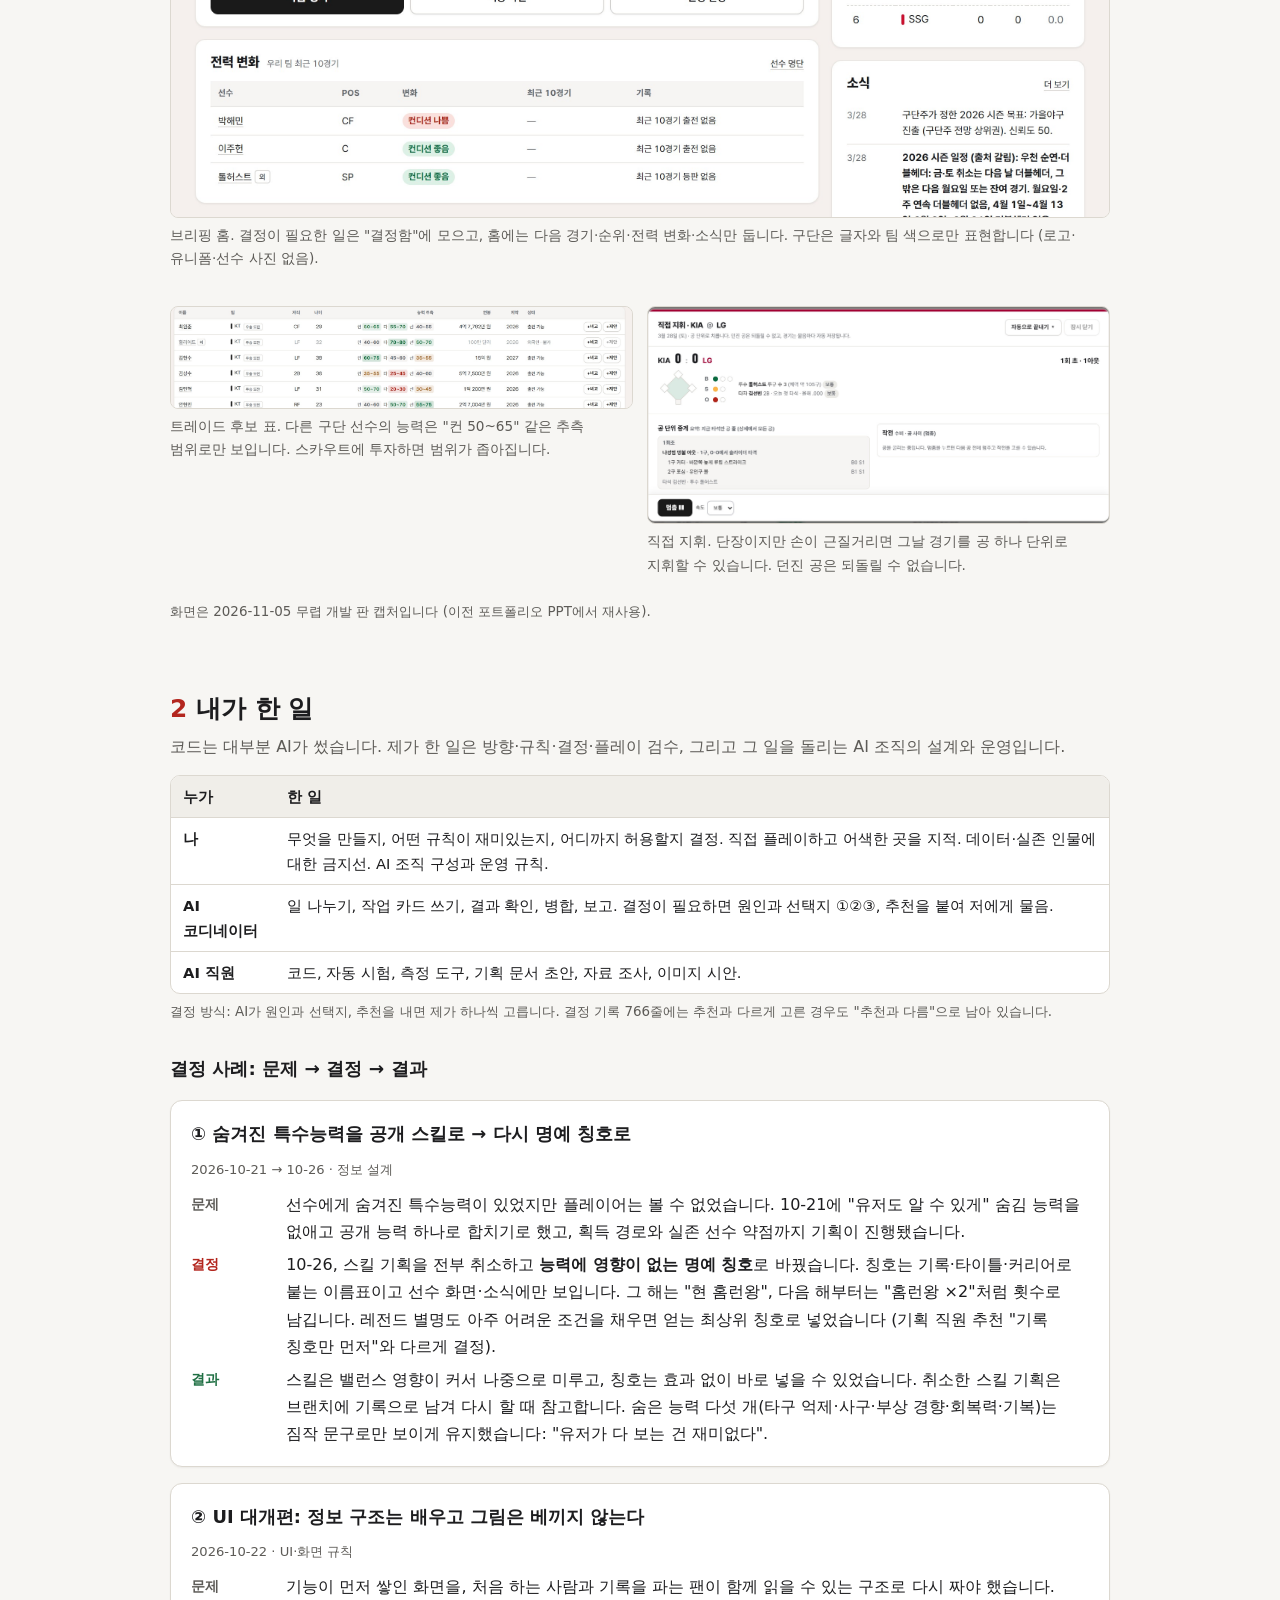
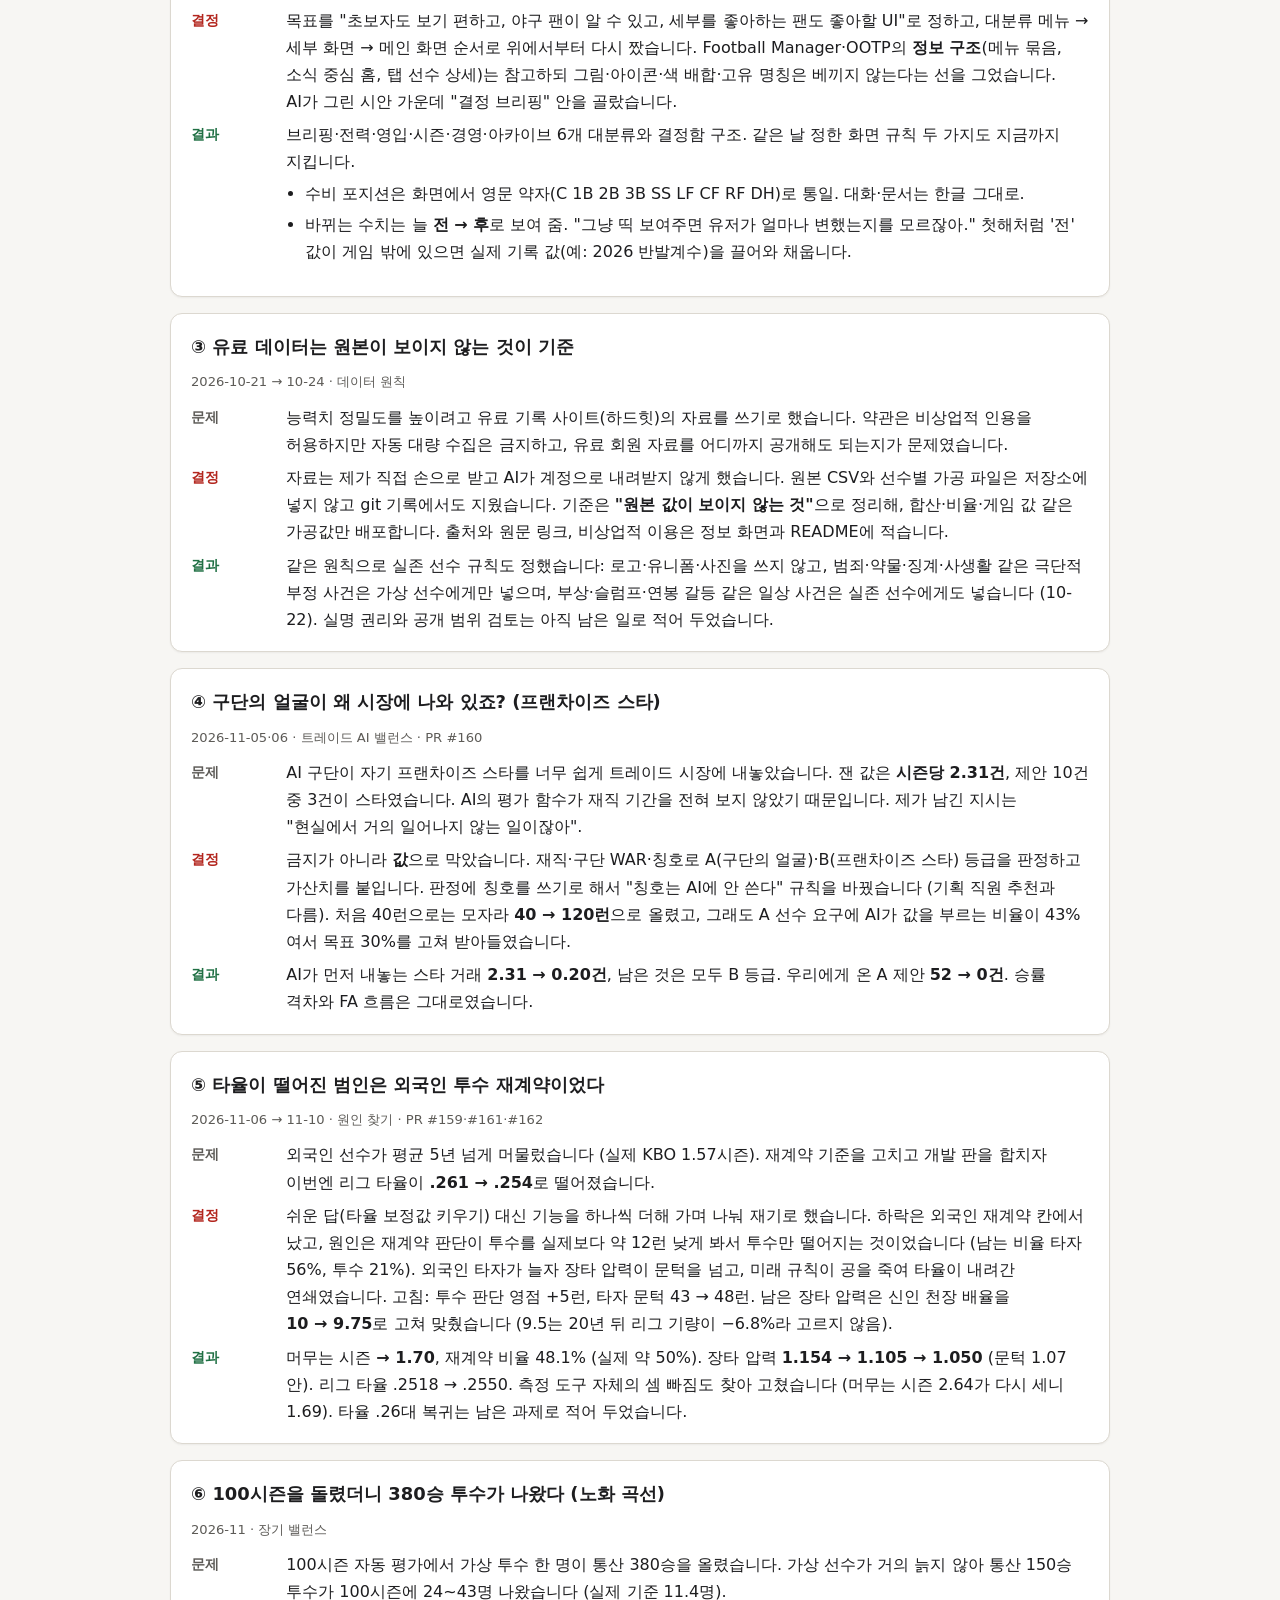
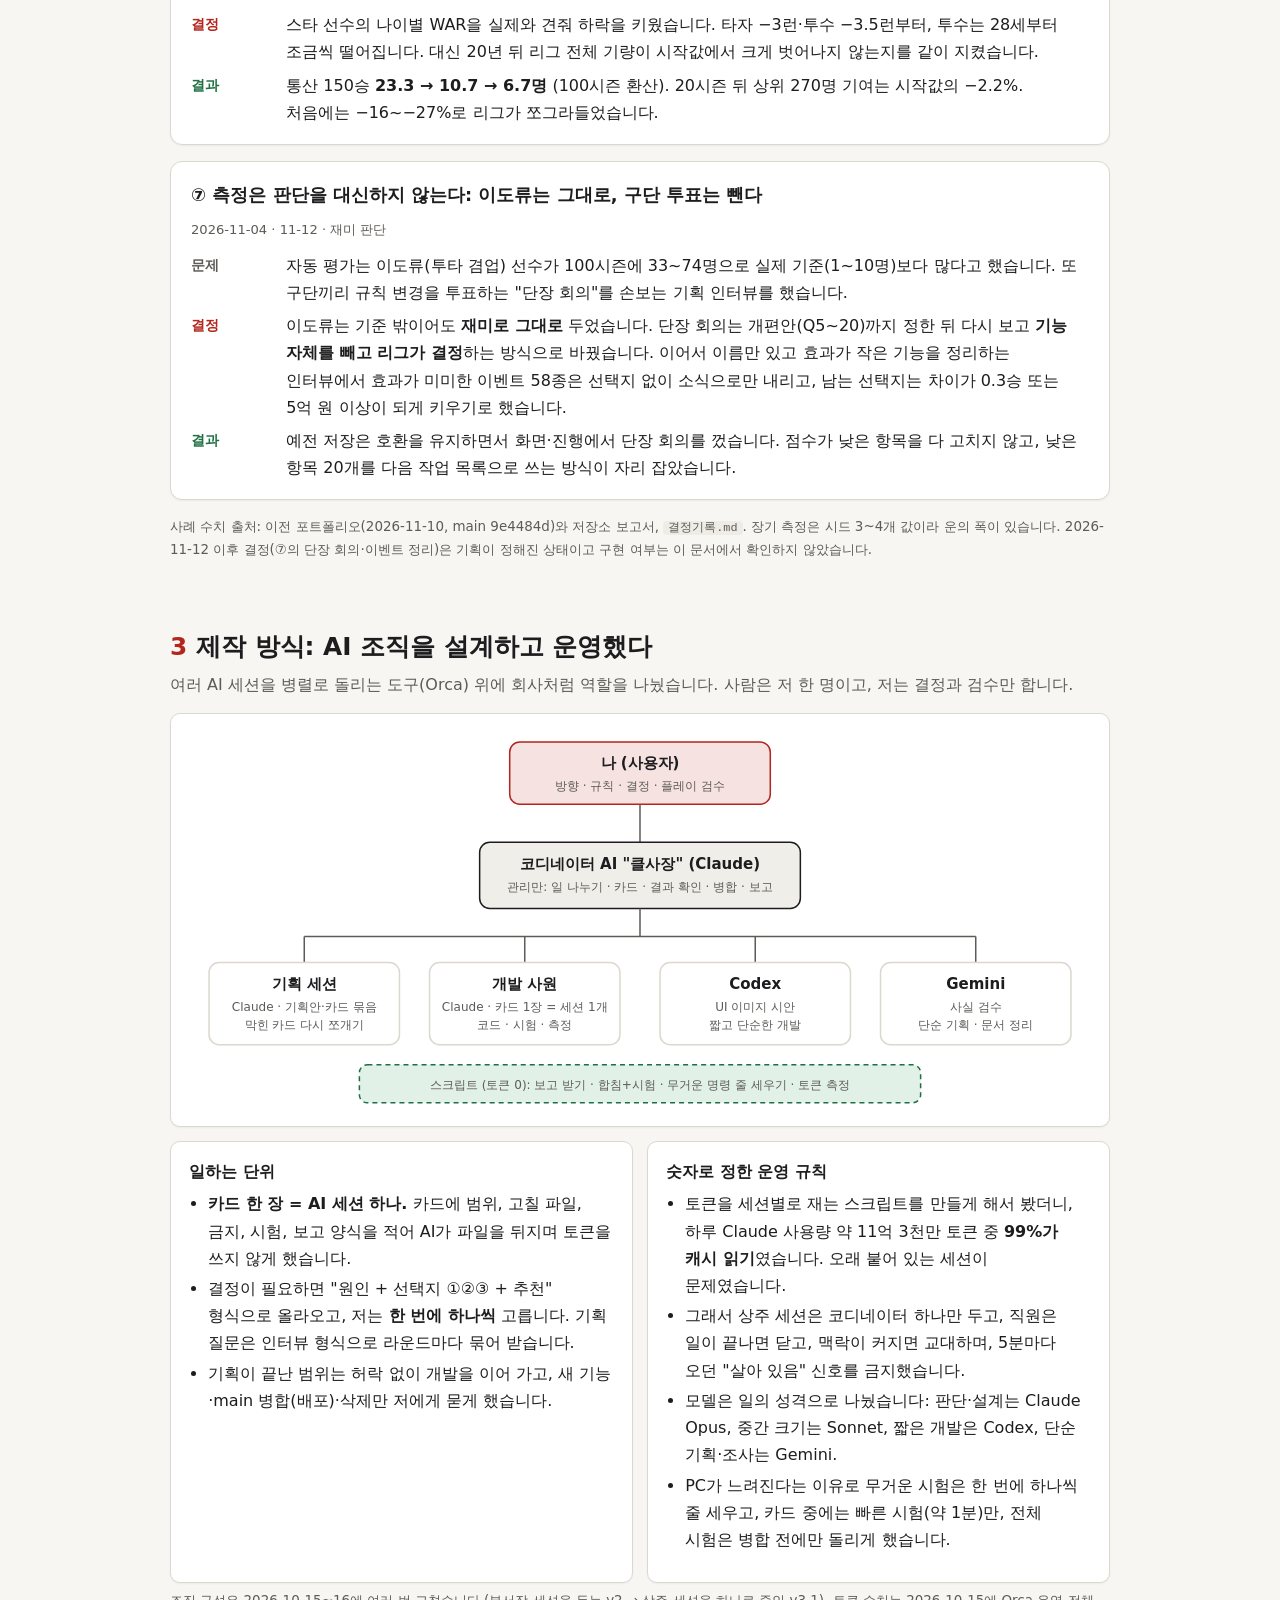
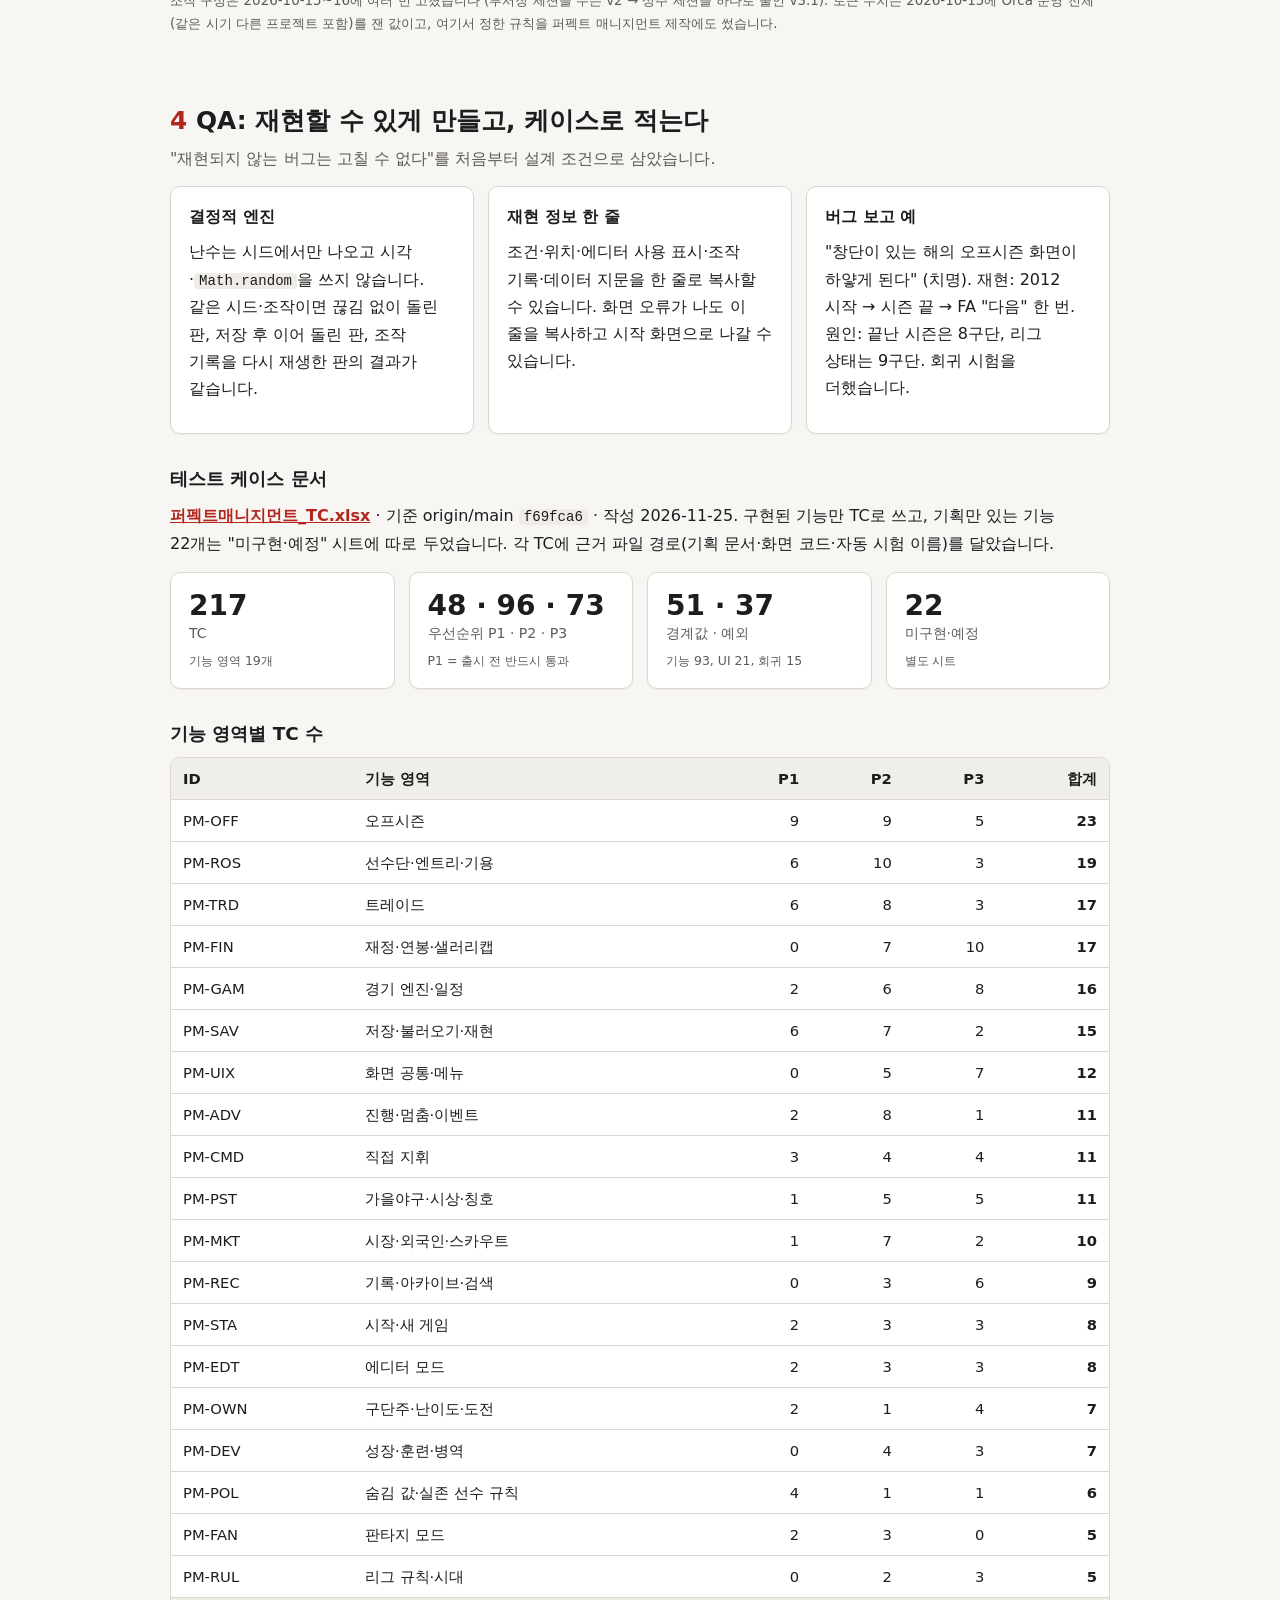
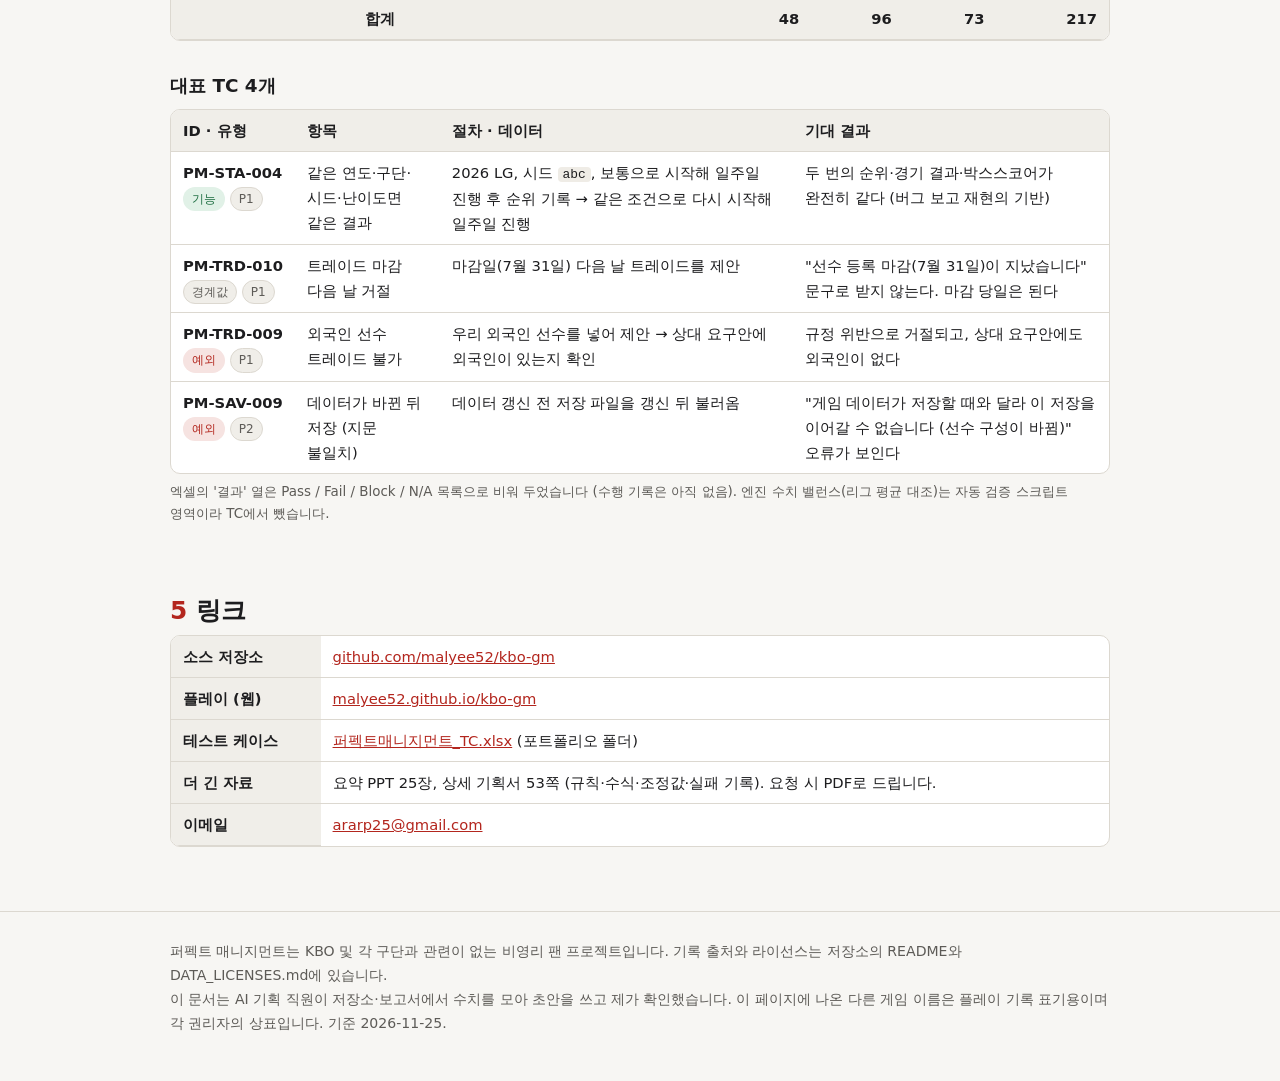
<file: games/perfect-management.html>
<!doctype html>
<html lang="ko">
<head>
<meta charset="utf-8">
<meta name="viewport" content="width=device-width, initial-scale=1">
<title>퍼펙트 매니지먼트 · 게임 기획</title>
<meta name="description" content="한국 프로야구 단장 시뮬레이션 퍼펙트 매니지먼트의 기획·운영·QA">
<link rel="stylesheet" href="../assets/style.css">
</head>
<body>
<header class="top">
  <div class="wrap">
    <p class="kicker">메인 프로젝트 · 개인</p>
    <h1>퍼펙트 매니지먼트</h1>
    <p class="lead">한국 프로야구 구단 단장 시뮬레이션 <b>퍼펙트 매니지먼트</b>를 2026년 10월부터 만들고 있습니다. 무엇을 만들지, 어떤 규칙이 재미있는지, 어디까지 허용할지를 제가 정했고, 코드와 측정은 제가 설계·운영한 AI 작업 조직이 맡았습니다. 이 문서는 그 결정들과 근거 숫자를 모은 것입니다.</p>
    <div class="who">
      <span><b>GitHub</b> <a href="https://github.com/malyee52/kbo-gm">github.com/malyee52/kbo-gm</a></span>
      <span><b>기준</b> origin/main <code>f69fca6</code> (2026-11-12, PR #164)</span>
    </div>
    <div class="subtoc"><a href="#overview">1 게임 개요</a><a href="#role">2 내가 한 일</a><a href="#org">3 제작 방식</a><a href="#qa">4 QA·TC</a><a href="#links">5 링크</a></div>
  </div>
</header>
<nav class="toc" aria-label="이동">
  <div class="wrap">
    <a class="back" href="../index.html">← 메인으로</a>
    <span class="sep"></span>
    <a class="tab on" href="perfect-management.html" aria-current="page">퍼펙트 매니지먼트</a>
    <a class="tab" href="rushitadel.html">Rushitadel</a>
    <a class="tab" href="trash-boy.html">쓰레기 집게 소년</a>
    <button id="themeBtn" type="button" aria-label="밝게/어둡게 바꾸기">테마</button>
  </div>
</nav>
<main class="wrap">
<!-- 1 개요 -->
<section id="overview">
  <h2><span class="no">1</span>퍼펙트 매니지먼트는 어떤 게임인가</h2>
  <p class="sub">옛 이름은 "KBO 단장 게임"입니다. 저장소 이름(<code>kbo-gm</code>)과 일부 화면 문구에는 아직 옛 이름이 남아 있습니다.</p>

  <div class="grid g3">
    <div class="card"><b>무엇</b><p>KBO 실제 선수·구단 기록으로 하는 웹 단장 시뮬레이션입니다. 1982~2026년 가운데 시작 해와 구단을 골라 정규시즌·가을야구·오프시즌을 거치며 여러 해를 이어 갑니다. 수익을 내지 않는 실험작이고 브라우저만으로 돌아갑니다.</p></div>
    <div class="card"><b>누구를 위해</b><p>야구를 보며 "단장 나와!"를 외쳐 본 팬. 초보도 읽을 수 있는 화면, 기록을 좋아하는 팬이 알아볼 숫자, 세부를 파는 하드코어 팬이 좋아할 깊이를 함께 목표로 두었습니다.</p></div>
    <div class="card"><b>핵심 재미</b><p><b>답지를 들고도 시험에서 떨어질 수 있을까.</b> 플레이어는 누가 대성하는지 역사를 알지만, 천장·성장 성향·성장 시기는 숨어 있고 화면에는 스카우트 추측 범위만 보입니다. 알고 뽑아도 육성·부상·돈 관리에 실패하면 무너집니다.</p></div>
  </div>

  <h3>숫자로 본 제작</h3>
  <div class="grid g4">
    <div class="card stat"><div class="n">36일</div><div class="l">첫 커밋 → PR #164</div><div class="d">2026-10-08 → 2026-11-12</div></div>
    <div class="card stat"><div class="n">861</div><div class="l">커밋 (origin/main)</div><div class="d">병합 커밋 포함, 그중 659개에 Claude 공동 저자 표시</div></div>
    <div class="card stat"><div class="n">162건</div><div class="l">PR 병합</div><div class="d">마지막 #164</div></div>
    <div class="card stat"><div class="n">94,006</div><div class="l">TS/TSX 줄 (479개 파일)</div><div class="d">게임 코드 <code>src/</code> 61,968줄</div></div>
    <div class="card stat"><div class="n">1,345</div><div class="l">자동 시험 통과 (PR #164)</div><div class="d">시험 파일 179개, <code>it/test</code> 선언 1,263개</div></div>
    <div class="card stat"><div class="n">109</div><div class="l">검증·변환 도구 파일</div><div class="d"><code>tools/</code> 폴더</div></div>
    <div class="card stat"><div class="n">766줄</div><div class="l">사용자 결정 기록</div><div class="d">날짜별로 적은 <code>결정기록.md</code></div></div>
    <div class="card stat"><div class="n">217</div><div class="l">테스트 케이스 (TC)</div><div class="d">기능 영역 19개, 4절</div></div>
  </div>
  <p class="note">커밋·PR·줄 수는 <code>git</code>으로 origin/main <code>f69fca6</code>에서 직접 셌습니다. 시험 1,345개는 PR #164 병합 때 전체 시험 실행 기록이고, 파일·선언 수는 이번에 시험을 돌리지 않고 파일만 센 값입니다 (<code>it.each</code>는 1개로 셈). 결정 기록은 저장소에 커밋하지 않는 로컬 문서입니다.</p>

  <h3>화면</h3>
  <figure>
    <img src="../assets/screen-briefing.jpg" alt="브리핑 홈 화면: 다음 경기, 순위, 전력 변화, 소식" loading="lazy">
    <figcaption>브리핑 홈. 결정이 필요한 일은 "결정함"에 모으고, 홈에는 다음 경기·순위·전력 변화·소식만 둡니다. 구단은 글자와 팀 색으로만 표현합니다 (로고·유니폼·선수 사진 없음).</figcaption>
  </figure>
  <div class="grid g2">
    <figure>
      <img src="../assets/screen-trade.jpg" alt="트레이드 후보 표: 다른 구단 선수 능력이 50~65 같은 범위로 보임" loading="lazy">
      <figcaption>트레이드 후보 표. 다른 구단 선수의 능력은 "컨 50~65" 같은 추측 범위로만 보입니다. 스카우트에 투자하면 범위가 좁아집니다.</figcaption>
    </figure>
    <figure>
      <img src="../assets/screen-command.jpg" alt="직접 지휘 경기 화면: 공 단위 중계와 작전" loading="lazy">
      <figcaption>직접 지휘. 단장이지만 손이 근질거리면 그날 경기를 공 하나 단위로 지휘할 수 있습니다. 던진 공은 되돌릴 수 없습니다.</figcaption>
    </figure>
  </div>
  <p class="note">화면은 2026-11-05 무렵 개발 판 캡처입니다 (이전 포트폴리오 PPT에서 재사용).</p>
</section>

<!-- 2 내가 한 일 -->
<section id="role">
  <h2><span class="no">2</span>내가 한 일</h2>
  <p class="sub">코드는 대부분 AI가 썼습니다. 제가 한 일은 방향·규칙·결정·플레이 검수, 그리고 그 일을 돌리는 AI 조직의 설계와 운영입니다.</p>

  <div class="tablewrap">
    <table>
      <thead><tr><th>누가</th><th>한 일</th></tr></thead>
      <tbody>
        <tr><td><b>나</b></td><td>무엇을 만들지, 어떤 규칙이 재미있는지, 어디까지 허용할지 결정. 직접 플레이하고 어색한 곳을 지적. 데이터·실존 인물에 대한 금지선. AI 조직 구성과 운영 규칙.</td></tr>
        <tr><td><b>AI 코디네이터</b></td><td>일 나누기, 작업 카드 쓰기, 결과 확인, 병합, 보고. 결정이 필요하면 원인과 선택지 ①②③, 추천을 붙여 저에게 물음.</td></tr>
        <tr><td><b>AI 직원</b></td><td>코드, 자동 시험, 측정 도구, 기획 문서 초안, 자료 조사, 이미지 시안.</td></tr>
      </tbody>
    </table>
  </div>
  <p class="note">결정 방식: AI가 원인과 선택지, 추천을 내면 제가 하나씩 고릅니다. 결정 기록 766줄에는 추천과 다르게 고른 경우도 "추천과 다름"으로 남아 있습니다.</p>

  <h3>결정 사례: 문제 → 결정 → 결과</h3>

  <article class="case">
    <h3>① 숨겨진 특수능력을 공개 스킬로 → 다시 명예 칭호로</h3>
    <div class="meta">2026-10-21 → 10-26 · 정보 설계</div>
    <dl class="pdr">
      <dt class="p">문제</dt><dd>선수에게 숨겨진 특수능력이 있었지만 플레이어는 볼 수 없었습니다. 10-21에 "유저도 알 수 있게" 숨김 능력을 없애고 공개 능력 하나로 합치기로 했고, 획득 경로와 실존 선수 약점까지 기획이 진행됐습니다.</dd>
      <dt class="d">결정</dt><dd>10-26, 스킬 기획을 전부 취소하고 <b>능력에 영향이 없는 명예 칭호</b>로 바꿨습니다. 칭호는 기록·타이틀·커리어로 붙는 이름표이고 선수 화면·소식에만 보입니다. 그 해는 "현 홈런왕", 다음 해부터는 "홈런왕 ×2"처럼 횟수로 남깁니다. 레전드 별명도 아주 어려운 조건을 채우면 얻는 최상위 칭호로 넣었습니다 (기획 직원 추천 "기록 칭호만 먼저"와 다르게 결정).</dd>
      <dt class="r">결과</dt><dd>스킬은 밸런스 영향이 커서 나중으로 미루고, 칭호는 효과 없이 바로 넣을 수 있었습니다. 취소한 스킬 기획은 브랜치에 기록으로 남겨 다시 할 때 참고합니다. 숨은 능력 다섯 개(타구 억제·사구·부상 경향·회복력·기복)는 짐작 문구로만 보이게 유지했습니다: "유저가 다 보는 건 재미없다".</dd>
    </dl>
  </article>

  <article class="case">
    <h3>② UI 대개편: 정보 구조는 배우고 그림은 베끼지 않는다</h3>
    <div class="meta">2026-10-22 · UI·화면 규칙</div>
    <dl class="pdr">
      <dt class="p">문제</dt><dd>기능이 먼저 쌓인 화면을, 처음 하는 사람과 기록을 파는 팬이 함께 읽을 수 있는 구조로 다시 짜야 했습니다.</dd>
      <dt class="d">결정</dt><dd>목표를 "초보자도 보기 편하고, 야구 팬이 알 수 있고, 세부를 좋아하는 팬도 좋아할 UI"로 정하고, 대분류 메뉴 → 세부 화면 → 메인 화면 순서로 위에서부터 다시 짰습니다. Football Manager·OOTP의 <b>정보 구조</b>(메뉴 묶음, 소식 중심 홈, 탭 선수 상세)는 참고하되 그림·아이콘·색 배합·고유 명칭은 베끼지 않는다는 선을 그었습니다. AI가 그린 시안 가운데 "결정 브리핑" 안을 골랐습니다.</dd>
      <dt class="r">결과</dt><dd>브리핑·전력·영입·시즌·경영·아카이브 6개 대분류와 결정함 구조. 같은 날 정한 화면 규칙 두 가지도 지금까지 지킵니다.
        <ul class="tight">
          <li>수비 포지션은 화면에서 영문 약자(C 1B 2B 3B SS LF CF RF DH)로 통일. 대화·문서는 한글 그대로.</li>
          <li>바뀌는 수치는 늘 <span class="ba">전 → 후</span>로 보여 줌. "그냥 띡 보여주면 유저가 얼마나 변했는지를 모르잖아." 첫해처럼 '전' 값이 게임 밖에 있으면 실제 기록 값(예: 2026 반발계수)을 끌어와 채웁니다.</li>
        </ul></dd>
    </dl>
  </article>

  <article class="case">
    <h3>③ 유료 데이터는 원본이 보이지 않는 것이 기준</h3>
    <div class="meta">2026-10-21 → 10-24 · 데이터 원칙</div>
    <dl class="pdr">
      <dt class="p">문제</dt><dd>능력치 정밀도를 높이려고 유료 기록 사이트(하드힛)의 자료를 쓰기로 했습니다. 약관은 비상업적 인용을 허용하지만 자동 대량 수집은 금지하고, 유료 회원 자료를 어디까지 공개해도 되는지가 문제였습니다.</dd>
      <dt class="d">결정</dt><dd>자료는 제가 직접 손으로 받고 AI가 계정으로 내려받지 않게 했습니다. 원본 CSV와 선수별 가공 파일은 저장소에 넣지 않고 git 기록에서도 지웠습니다. 기준은 <b>"원본 값이 보이지 않는 것"</b>으로 정리해, 합산·비율·게임 값 같은 가공값만 배포합니다. 출처와 원문 링크, 비상업적 이용은 정보 화면과 README에 적습니다.</dd>
      <dt class="r">결과</dt><dd>같은 원칙으로 실존 선수 규칙도 정했습니다: 로고·유니폼·사진을 쓰지 않고, 범죄·약물·징계·사생활 같은 극단적 부정 사건은 가상 선수에게만 넣으며, 부상·슬럼프·연봉 갈등 같은 일상 사건은 실존 선수에게도 넣습니다 (10-22). 실명 권리와 공개 범위 검토는 아직 남은 일로 적어 두었습니다.</dd>
    </dl>
  </article>

  <article class="case">
    <h3>④ 구단의 얼굴이 왜 시장에 나와 있죠? (프랜차이즈 스타)</h3>
    <div class="meta">2026-11-05·06 · 트레이드 AI 밸런스 · PR #160</div>
    <dl class="pdr">
      <dt class="p">문제</dt><dd>AI 구단이 자기 프랜차이즈 스타를 너무 쉽게 트레이드 시장에 내놓았습니다. 잰 값은 <span class="ba">시즌당 2.31건</span>, 제안 10건 중 3건이 스타였습니다. AI의 평가 함수가 재직 기간을 전혀 보지 않았기 때문입니다. 제가 남긴 지시는 "현실에서 거의 일어나지 않는 일이잖아".</dd>
      <dt class="d">결정</dt><dd>금지가 아니라 <b>값</b>으로 막았습니다. 재직·구단 WAR·칭호로 A(구단의 얼굴)·B(프랜차이즈 스타) 등급을 판정하고 가산치를 붙입니다. 판정에 칭호를 쓰기로 해서 "칭호는 AI에 안 쓴다" 규칙을 바꿨습니다 (기획 직원 추천과 다름). 처음 40런으로는 모자라 <span class="ba">40 → 120런</span>으로 올렸고, 그래도 A 선수 요구에 AI가 값을 부르는 비율이 43%여서 목표 30%를 고쳐 받아들였습니다.</dd>
      <dt class="r">결과</dt><dd>AI가 먼저 내놓는 스타 거래 <span class="ba">2.31 → 0.20건</span>, 남은 것은 모두 B 등급. 우리에게 온 A 제안 <span class="ba">52 → 0건</span>. 승률 격차와 FA 흐름은 그대로였습니다.</dd>
    </dl>
  </article>

  <article class="case">
    <h3>⑤ 타율이 떨어진 범인은 외국인 투수 재계약이었다</h3>
    <div class="meta">2026-11-06 → 11-10 · 원인 찾기 · PR #159·#161·#162</div>
    <dl class="pdr">
      <dt class="p">문제</dt><dd>외국인 선수가 평균 5년 넘게 머물렀습니다 (실제 KBO 1.57시즌). 재계약 기준을 고치고 개발 판을 합치자 이번엔 리그 타율이 <span class="ba">.261 → .254</span>로 떨어졌습니다.</dd>
      <dt class="d">결정</dt><dd>쉬운 답(타율 보정값 키우기) 대신 기능을 하나씩 더해 가며 나눠 재기로 했습니다. 하락은 외국인 재계약 칸에서 났고, 원인은 재계약 판단이 투수를 실제보다 약 12런 낮게 봐서 투수만 떨어지는 것이었습니다 (남는 비율 타자 56%, 투수 21%). 외국인 타자가 늘자 장타 압력이 문턱을 넘고, 미래 규칙이 공을 죽여 타율이 내려간 연쇄였습니다. 고침: 투수 판단 영점 +5런, 타자 문턱 43 → 48런. 남은 장타 압력은 신인 천장 배율을 <span class="ba">10 → 9.75</span>로 고쳐 맞췄습니다 (9.5는 20년 뒤 리그 기량이 −6.8%라 고르지 않음).</dd>
      <dt class="r">결과</dt><dd>머무는 시즌 <span class="ba">→ 1.70</span>, 재계약 비율 48.1% (실제 약 50%). 장타 압력 <span class="ba">1.154 → 1.105 → 1.050</span> (문턱 1.07 안). 리그 타율 .2518 → .2550. 측정 도구 자체의 셈 빠짐도 찾아 고쳤습니다 (머무는 시즌 2.64가 다시 세니 1.69). 타율 .26대 복귀는 남은 과제로 적어 두었습니다.</dd>
    </dl>
  </article>

  <article class="case">
    <h3>⑥ 100시즌을 돌렸더니 380승 투수가 나왔다 (노화 곡선)</h3>
    <div class="meta">2026-11 · 장기 밸런스</div>
    <dl class="pdr">
      <dt class="p">문제</dt><dd>100시즌 자동 평가에서 가상 투수 한 명이 통산 380승을 올렸습니다. 가상 선수가 거의 늙지 않아 통산 150승 투수가 100시즌에 24~43명 나왔습니다 (실제 기준 11.4명).</dd>
      <dt class="d">결정</dt><dd>스타 선수의 나이별 WAR을 실제와 견줘 하락을 키웠습니다. 타자 −3런·투수 −3.5런부터, 투수는 28세부터 조금씩 떨어집니다. 대신 20년 뒤 리그 전체 기량이 시작값에서 크게 벗어나지 않는지를 같이 지켰습니다.</dd>
      <dt class="r">결과</dt><dd>통산 150승 <span class="ba">23.3 → 10.7 → 6.7명</span> (100시즌 환산). 20시즌 뒤 상위 270명 기여는 시작값의 −2.2%. 처음에는 −16~−27%로 리그가 쪼그라들었습니다.</dd>
    </dl>
  </article>

  <article class="case">
    <h3>⑦ 측정은 판단을 대신하지 않는다: 이도류는 그대로, 구단 투표는 뺀다</h3>
    <div class="meta">2026-11-04 · 11-12 · 재미 판단</div>
    <dl class="pdr">
      <dt class="p">문제</dt><dd>자동 평가는 이도류(투타 겸업) 선수가 100시즌에 33~74명으로 실제 기준(1~10명)보다 많다고 했습니다. 또 구단끼리 규칙 변경을 투표하는 "단장 회의"를 손보는 기획 인터뷰를 했습니다.</dd>
      <dt class="d">결정</dt><dd>이도류는 기준 밖이어도 <b>재미로 그대로</b> 두었습니다. 단장 회의는 개편안(Q5~20)까지 정한 뒤 다시 보고 <b>기능 자체를 빼고 리그가 결정</b>하는 방식으로 바꿨습니다. 이어서 이름만 있고 효과가 작은 기능을 정리하는 인터뷰에서 효과가 미미한 이벤트 58종은 선택지 없이 소식으로만 내리고, 남는 선택지는 차이가 0.3승 또는 5억 원 이상이 되게 키우기로 했습니다.</dd>
      <dt class="r">결과</dt><dd>예전 저장은 호환을 유지하면서 화면·진행에서 단장 회의를 껐습니다. 점수가 낮은 항목을 다 고치지 않고, 낮은 항목 20개를 다음 작업 목록으로 쓰는 방식이 자리 잡았습니다.</dd>
    </dl>
  </article>
  <p class="note">사례 수치 출처: 이전 포트폴리오(2026-11-10, main 9e4484d)와 저장소 보고서, <code>결정기록.md</code>. 장기 측정은 시드 3~4개 값이라 운의 폭이 있습니다. 2026-11-12 이후 결정(⑦의 단장 회의·이벤트 정리)은 기획이 정해진 상태이고 구현 여부는 이 문서에서 확인하지 않았습니다.</p>
</section>

<!-- 3 제작 방식 -->
<section id="org">
  <h2><span class="no">3</span>제작 방식: AI 조직을 설계하고 운영했다</h2>
  <p class="sub">여러 AI 세션을 병렬로 돌리는 도구(Orca) 위에 회사처럼 역할을 나눴습니다. 사람은 저 한 명이고, 저는 결정과 검수만 합니다.</p>

  <div class="card org">
    <svg viewBox="0 0 900 380" role="img" aria-labelledby="orgT orgD">
      <title id="orgT">AI 작업 조직도</title>
      <desc id="orgD">사용자가 결정을 내리고, 코디네이터 AI가 일을 나눠 기획 세션, 개발 사원, Codex 아트·간단 개발, Gemini 조사·검수에게 카드로 맡긴다. 합침과 시험, 토큰 측정은 스크립트가 한다.</desc>
      <rect class="bx hu" x="320" y="12" width="260" height="62" rx="10"/>
      <text class="t" x="450" y="38" text-anchor="middle">나 (사용자)</text>
      <text class="s" x="450" y="60" text-anchor="middle">방향 · 규칙 · 결정 · 플레이 검수</text>
      <path class="ln" d="M450 74 V112"/>
      <rect class="bx boss" x="290" y="112" width="320" height="66" rx="10"/>
      <text class="t" x="450" y="139" text-anchor="middle">코디네이터 AI "클사장" (Claude)</text>
      <text class="s" x="450" y="161" text-anchor="middle">관리만: 일 나누기 · 카드 · 결과 확인 · 병합 · 보고</text>
      <path class="ln" d="M450 178 V206 M115 206 H785 M115 206 V232 M335 206 V232 M565 206 V232 M785 206 V232"/>
      <rect class="bx" x="20" y="232" width="190" height="82" rx="10"/>
      <text class="t" x="115" y="258" text-anchor="middle">기획 세션</text>
      <text class="s" x="115" y="280" text-anchor="middle">Claude · 기획안·카드 묶음</text>
      <text class="s" x="115" y="298" text-anchor="middle">막힌 카드 다시 쪼개기</text>
      <rect class="bx" x="240" y="232" width="190" height="82" rx="10"/>
      <text class="t" x="335" y="258" text-anchor="middle">개발 사원</text>
      <text class="s" x="335" y="280" text-anchor="middle">Claude · 카드 1장 = 세션 1개</text>
      <text class="s" x="335" y="298" text-anchor="middle">코드 · 시험 · 측정</text>
      <rect class="bx" x="470" y="232" width="190" height="82" rx="10"/>
      <text class="t" x="565" y="258" text-anchor="middle">Codex</text>
      <text class="s" x="565" y="280" text-anchor="middle">UI 이미지 시안</text>
      <text class="s" x="565" y="298" text-anchor="middle">짧고 단순한 개발</text>
      <rect class="bx" x="690" y="232" width="190" height="82" rx="10"/>
      <text class="t" x="785" y="258" text-anchor="middle">Gemini</text>
      <text class="s" x="785" y="280" text-anchor="middle">사실 검수</text>
      <text class="s" x="785" y="298" text-anchor="middle">단순 기획 · 문서 정리</text>
      <rect class="bx sc" x="170" y="334" width="560" height="38" rx="8"/>
      <text class="s" x="450" y="358" text-anchor="middle">스크립트 (토큰 0): 보고 받기 · 합침+시험 · 무거운 명령 줄 세우기 · 토큰 측정</text>
    </svg>
  </div>

  <div class="split" style="margin-top:14px">
    <div class="card">
      <b>일하는 단위</b>
      <ul class="tight">
        <li><b>카드 한 장 = AI 세션 하나.</b> 카드에 범위, 고칠 파일, 금지, 시험, 보고 양식을 적어 AI가 파일을 뒤지며 토큰을 쓰지 않게 했습니다.</li>
        <li>결정이 필요하면 "원인 + 선택지 ①②③ + 추천" 형식으로 올라오고, 저는 <b>한 번에 하나씩</b> 고릅니다. 기획 질문은 인터뷰 형식으로 라운드마다 묶어 받습니다.</li>
        <li>기획이 끝난 범위는 허락 없이 개발을 이어 가고, 새 기능·main 병합(배포)·삭제만 저에게 묻게 했습니다.</li>
      </ul>
    </div>
    <div class="card">
      <b>숫자로 정한 운영 규칙</b>
      <ul class="tight">
        <li>토큰을 세션별로 재는 스크립트를 만들게 해서 봤더니, 하루 Claude 사용량 약 11억 3천만 토큰 중 <b>99%가 캐시 읽기</b>였습니다. 오래 붙어 있는 세션이 문제였습니다.</li>
        <li>그래서 상주 세션은 코디네이터 하나만 두고, 직원은 일이 끝나면 닫고, 맥락이 커지면 교대하며, 5분마다 오던 "살아 있음" 신호를 금지했습니다.</li>
        <li>모델은 일의 성격으로 나눴습니다: 판단·설계는 Claude Opus, 중간 크기는 Sonnet, 짧은 개발은 Codex, 단순 기획·조사는 Gemini.</li>
        <li>PC가 느려진다는 이유로 무거운 시험은 한 번에 하나씩 줄 세우고, 카드 중에는 빠른 시험(약 1분)만, 전체 시험은 병합 전에만 돌리게 했습니다.</li>
      </ul>
    </div>
  </div>
  <p class="note">조직 구성은 2026-10-15~16에 여러 번 고쳤습니다 (부서장 세션을 두는 v2 → 상주 세션을 하나로 줄인 v3.1). 토큰 수치는 2026-10-15에 Orca 운영 전체(같은 시기 다른 프로젝트 포함)를 잰 값이고, 여기서 정한 규칙을 퍼펙트 매니지먼트 제작에도 썼습니다.</p>
</section>

<!-- 4 QA -->
<section id="qa">
  <h2><span class="no">4</span>QA: 재현할 수 있게 만들고, 케이스로 적는다</h2>
  <p class="sub">"재현되지 않는 버그는 고칠 수 없다"를 처음부터 설계 조건으로 삼았습니다.</p>

  <div class="grid g3">
    <div class="card"><b>결정적 엔진</b><p>난수는 시드에서만 나오고 시각·<code>Math.random</code>을 쓰지 않습니다. 같은 시드·조작이면 끊김 없이 돌린 판, 저장 후 이어 돌린 판, 조작 기록을 다시 재생한 판의 결과가 같습니다.</p></div>
    <div class="card"><b>재현 정보 한 줄</b><p>조건·위치·에디터 사용 표시·조작 기록·데이터 지문을 한 줄로 복사할 수 있습니다. 화면 오류가 나도 이 줄을 복사하고 시작 화면으로 나갈 수 있습니다.</p></div>
    <div class="card"><b>버그 보고 예</b><p>"창단이 있는 해의 오프시즌 화면이 하얗게 된다" (치명). 재현: 2012 시작 → 시즌 끝 → FA "다음" 한 번. 원인: 끝난 시즌은 8구단, 리그 상태는 9구단. 회귀 시험을 더했습니다.</p></div>
  </div>

  <h3>테스트 케이스 문서</h3>
  <p><a href="../퍼펙트매니지먼트_TC.xlsx"><b>퍼펙트매니지먼트_TC.xlsx</b></a> · 기준 origin/main <code>f69fca6</code> · 작성 2026-11-25. 구현된 기능만 TC로 쓰고, 기획만 있는 기능 22개는 "미구현·예정" 시트에 따로 두었습니다. 각 TC에 근거 파일 경로(기획 문서·화면 코드·자동 시험 이름)를 달았습니다.</p>

  <div class="grid g4">
    <div class="card stat"><div class="n">217</div><div class="l">TC</div><div class="d">기능 영역 19개</div></div>
    <div class="card stat"><div class="n">48 · 96 · 73</div><div class="l">우선순위 P1 · P2 · P3</div><div class="d">P1 = 출시 전 반드시 통과</div></div>
    <div class="card stat"><div class="n">51 · 37</div><div class="l">경계값 · 예외</div><div class="d">기능 93, UI 21, 회귀 15</div></div>
    <div class="card stat"><div class="n">22</div><div class="l">미구현·예정</div><div class="d">별도 시트</div></div>
  </div>

  <h3>기능 영역별 TC 수</h3>
  <div class="tablewrap">
    <table>
      <thead><tr><th>ID</th><th>기능 영역</th><th class="num">P1</th><th class="num">P2</th><th class="num">P3</th><th class="num">합계</th></tr></thead>
      <tbody>
        <tr><td>PM-OFF</td><td>오프시즌</td><td class="num">9</td><td class="num">9</td><td class="num">5</td><td class="num"><b>23</b></td></tr>
        <tr><td>PM-ROS</td><td>선수단·엔트리·기용</td><td class="num">6</td><td class="num">10</td><td class="num">3</td><td class="num"><b>19</b></td></tr>
        <tr><td>PM-TRD</td><td>트레이드</td><td class="num">6</td><td class="num">8</td><td class="num">3</td><td class="num"><b>17</b></td></tr>
        <tr><td>PM-FIN</td><td>재정·연봉·샐러리캡</td><td class="num">0</td><td class="num">7</td><td class="num">10</td><td class="num"><b>17</b></td></tr>
        <tr><td>PM-GAM</td><td>경기 엔진·일정</td><td class="num">2</td><td class="num">6</td><td class="num">8</td><td class="num"><b>16</b></td></tr>
        <tr><td>PM-SAV</td><td>저장·불러오기·재현</td><td class="num">6</td><td class="num">7</td><td class="num">2</td><td class="num"><b>15</b></td></tr>
        <tr><td>PM-UIX</td><td>화면 공통·메뉴</td><td class="num">0</td><td class="num">5</td><td class="num">7</td><td class="num"><b>12</b></td></tr>
        <tr><td>PM-ADV</td><td>진행·멈춤·이벤트</td><td class="num">2</td><td class="num">8</td><td class="num">1</td><td class="num"><b>11</b></td></tr>
        <tr><td>PM-CMD</td><td>직접 지휘</td><td class="num">3</td><td class="num">4</td><td class="num">4</td><td class="num"><b>11</b></td></tr>
        <tr><td>PM-PST</td><td>가을야구·시상·칭호</td><td class="num">1</td><td class="num">5</td><td class="num">5</td><td class="num"><b>11</b></td></tr>
        <tr><td>PM-MKT</td><td>시장·외국인·스카우트</td><td class="num">1</td><td class="num">7</td><td class="num">2</td><td class="num"><b>10</b></td></tr>
        <tr><td>PM-REC</td><td>기록·아카이브·검색</td><td class="num">0</td><td class="num">3</td><td class="num">6</td><td class="num"><b>9</b></td></tr>
        <tr><td>PM-STA</td><td>시작·새 게임</td><td class="num">2</td><td class="num">3</td><td class="num">3</td><td class="num"><b>8</b></td></tr>
        <tr><td>PM-EDT</td><td>에디터 모드</td><td class="num">2</td><td class="num">3</td><td class="num">3</td><td class="num"><b>8</b></td></tr>
        <tr><td>PM-OWN</td><td>구단주·난이도·도전</td><td class="num">2</td><td class="num">1</td><td class="num">4</td><td class="num"><b>7</b></td></tr>
        <tr><td>PM-DEV</td><td>성장·훈련·병역</td><td class="num">0</td><td class="num">4</td><td class="num">3</td><td class="num"><b>7</b></td></tr>
        <tr><td>PM-POL</td><td>숨김 값·실존 선수 규칙</td><td class="num">4</td><td class="num">1</td><td class="num">1</td><td class="num"><b>6</b></td></tr>
        <tr><td>PM-FAN</td><td>판타지 모드</td><td class="num">2</td><td class="num">3</td><td class="num">0</td><td class="num"><b>5</b></td></tr>
        <tr><td>PM-RUL</td><td>리그 규칙·시대</td><td class="num">0</td><td class="num">2</td><td class="num">3</td><td class="num"><b>5</b></td></tr>
        <tr><th></th><th>합계</th><th class="num">48</th><th class="num">96</th><th class="num">73</th><th class="num">217</th></tr>
      </tbody>
    </table>
  </div>

  <h3>대표 TC 4개</h3>
  <div class="tablewrap">
    <table>
      <thead><tr><th>ID · 유형</th><th>항목</th><th>절차 · 데이터</th><th>기대 결과</th></tr></thead>
      <tbody>
        <tr><td class="id"><b>PM-STA-004</b><br><span class="chip green">기능</span> <span class="chip">P1</span></td><td>같은 연도·구단·시드·난이도면 같은 결과</td><td>2026 LG, 시드 <code>abc</code>, 보통으로 시작해 일주일 진행 후 순위 기록 → 같은 조건으로 다시 시작해 일주일 진행</td><td>두 번의 순위·경기 결과·박스스코어가 완전히 같다 (버그 보고 재현의 기반)</td></tr>
        <tr><td class="id"><b>PM-TRD-010</b><br><span class="chip">경계값</span> <span class="chip">P1</span></td><td>트레이드 마감 다음 날 거절</td><td>마감일(7월 31일) 다음 날 트레이드를 제안</td><td>"선수 등록 마감(7월 31일)이 지났습니다" 문구로 받지 않는다. 마감 당일은 된다</td></tr>
        <tr><td class="id"><b>PM-TRD-009</b><br><span class="chip red">예외</span> <span class="chip">P1</span></td><td>외국인 선수 트레이드 불가</td><td>우리 외국인 선수를 넣어 제안 → 상대 요구안에 외국인이 있는지 확인</td><td>규정 위반으로 거절되고, 상대 요구안에도 외국인이 없다</td></tr>
        <tr><td class="id"><b>PM-SAV-009</b><br><span class="chip red">예외</span> <span class="chip">P2</span></td><td>데이터가 바뀐 뒤 저장 (지문 불일치)</td><td>데이터 갱신 전 저장 파일을 갱신 뒤 불러옴</td><td>"게임 데이터가 저장할 때와 달라 이 저장을 이어갈 수 없습니다 (선수 구성이 바뀜)" 오류가 보인다</td></tr>
      </tbody>
    </table>
  </div>
  <p class="note">엑셀의 '결과' 열은 Pass / Fail / Block / N/A 목록으로 비워 두었습니다 (수행 기록은 아직 없음). 엔진 수치 밸런스(리그 평균 대조)는 자동 검증 스크립트 영역이라 TC에서 뺐습니다.</p>
</section>

<!-- 5 링크 -->
<section id="links">
  <h2><span class="no">5</span>링크</h2>
  <div class="tablewrap">
    <table>
      <tbody>
        <tr><th>소스 저장소</th><td><a href="https://github.com/malyee52/kbo-gm">github.com/malyee52/kbo-gm</a></td></tr>
        <tr><th>플레이 (웹)</th><td><a href="https://malyee52.github.io/kbo-gm/">malyee52.github.io/kbo-gm</a></td></tr>
        <tr><th>테스트 케이스</th><td><a href="../퍼펙트매니지먼트_TC.xlsx">퍼펙트매니지먼트_TC.xlsx</a> (포트폴리오 폴더)</td></tr>
        <tr><th>더 긴 자료</th><td>요약 PPT 25장, 상세 기획서 53쪽 (규칙·수식·조정값·실패 기록). 요청 시 PDF로 드립니다.</td></tr>
        <tr><th>이메일</th><td><a href="mailto:ararp25@gmail.com">ararp25@gmail.com</a></td></tr>
      </tbody>
    </table>
  </div>
</section>


</main>
<footer>
  <div class="wrap">퍼펙트 매니지먼트는 KBO 및 각 구단과 관련이 없는 비영리 팬 프로젝트입니다. 기록 출처와 라이선스는 저장소의 README와 DATA_LICENSES.md에 있습니다.<br>이 문서는 AI 기획 직원이 저장소·보고서에서 수치를 모아 초안을 쓰고 제가 확인했습니다. 이 페이지에 나온 다른 게임 이름은 플레이 기록 표기용이며 각 권리자의 상표입니다. 기준 2026-11-25.</div>
</footer>
<script src="../assets/site.js"></script>
</body>
</html>
</file>
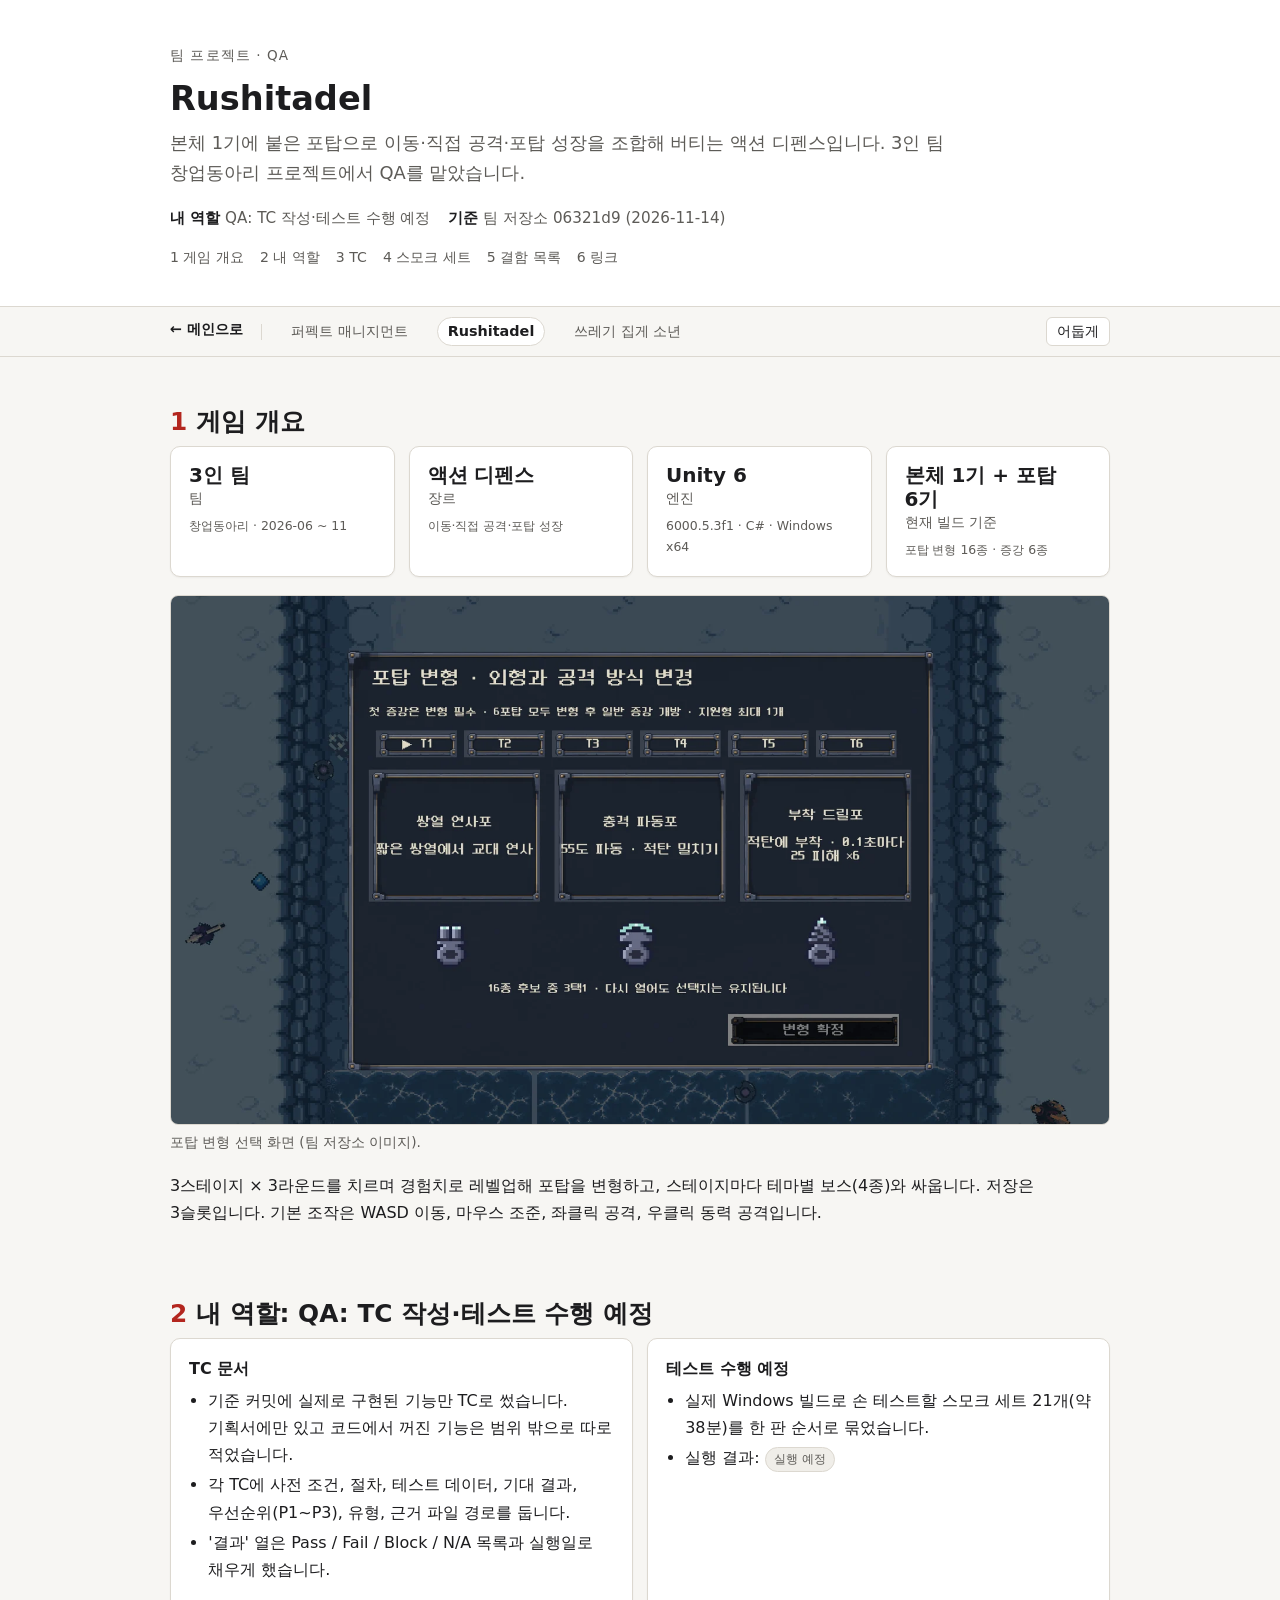
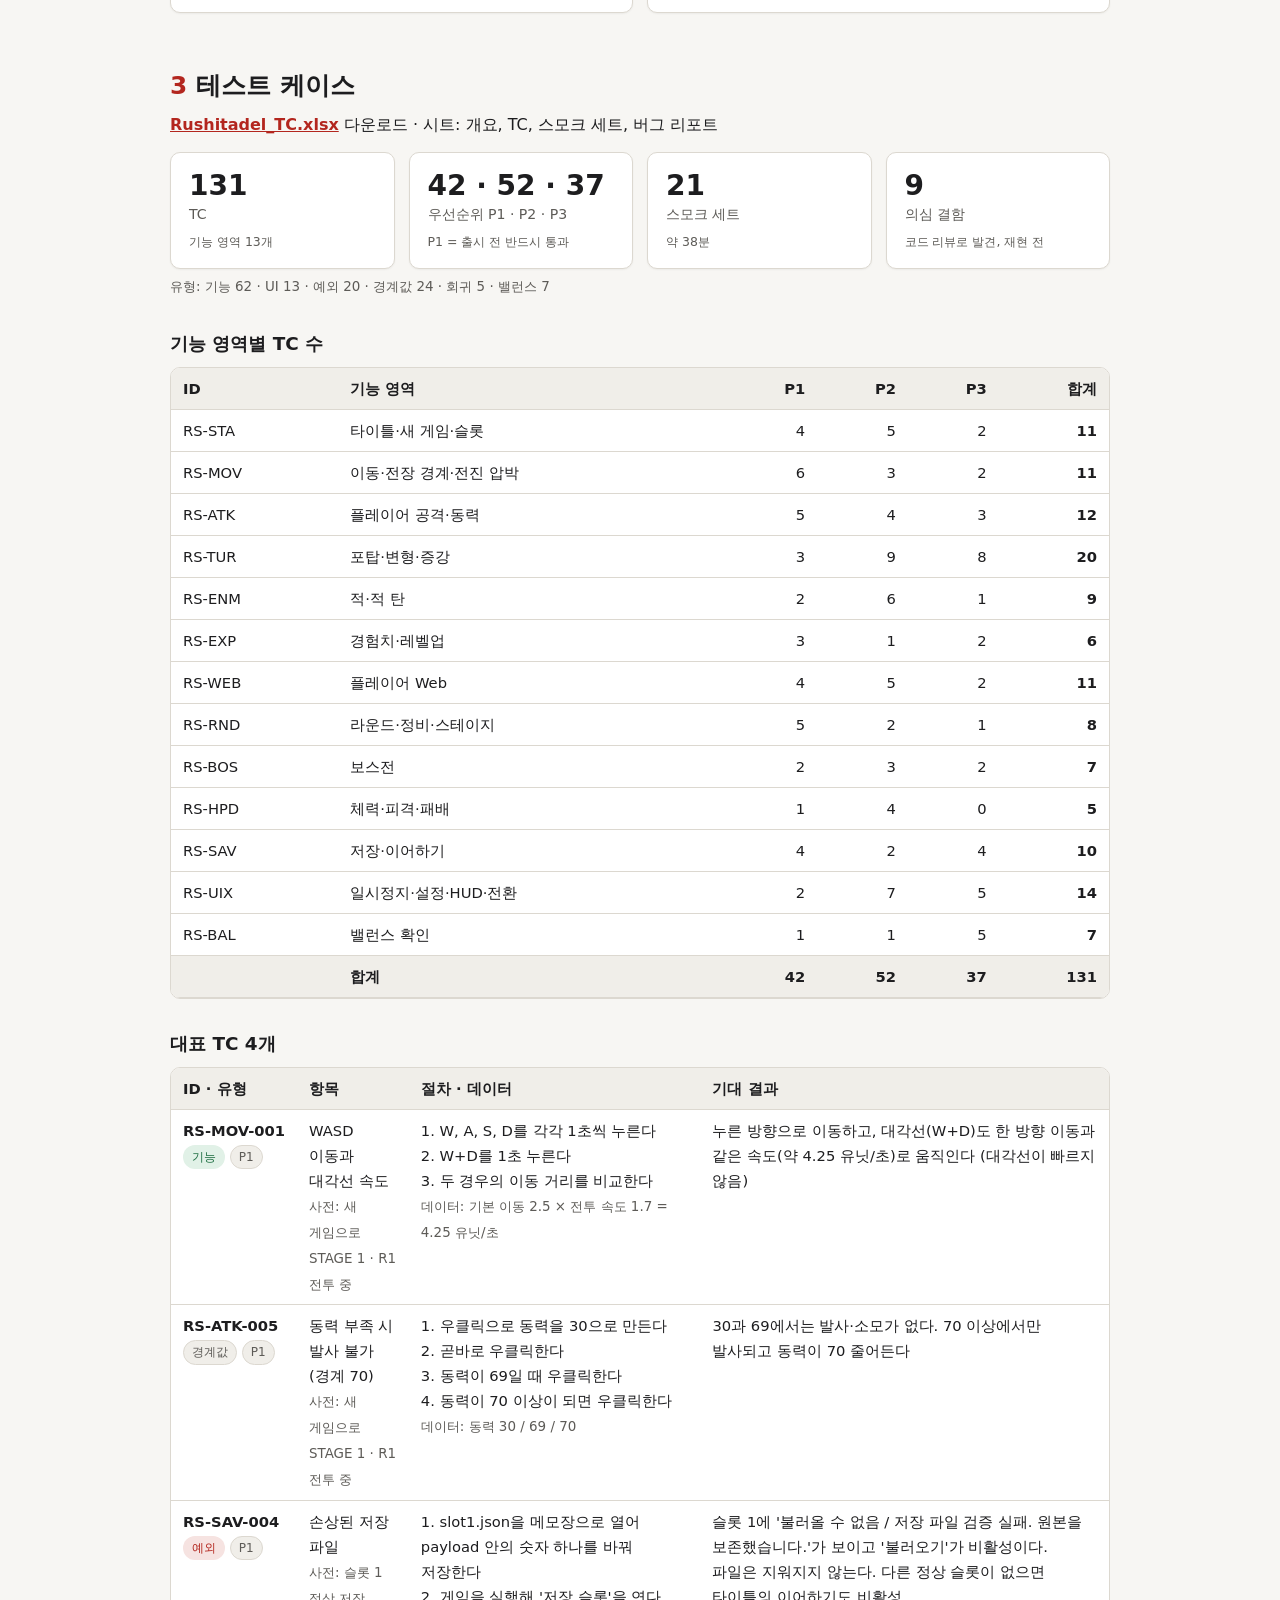
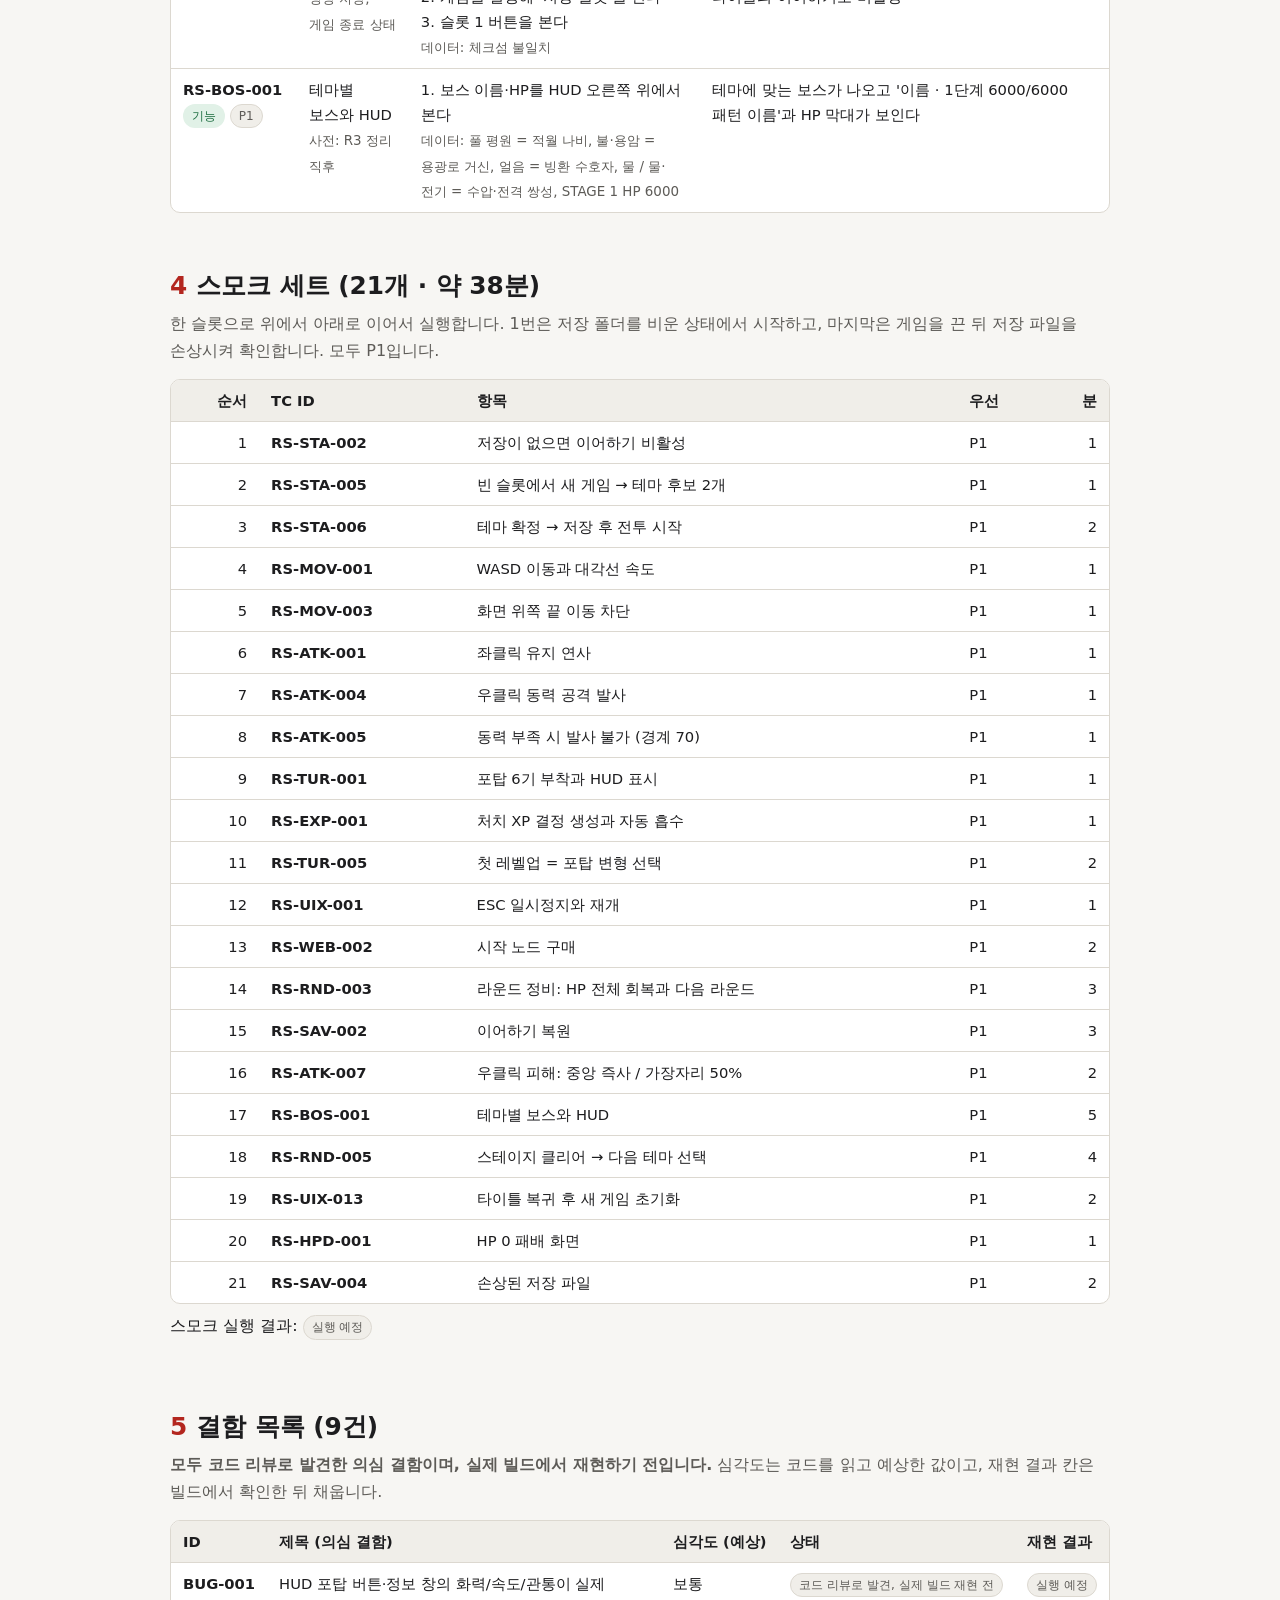
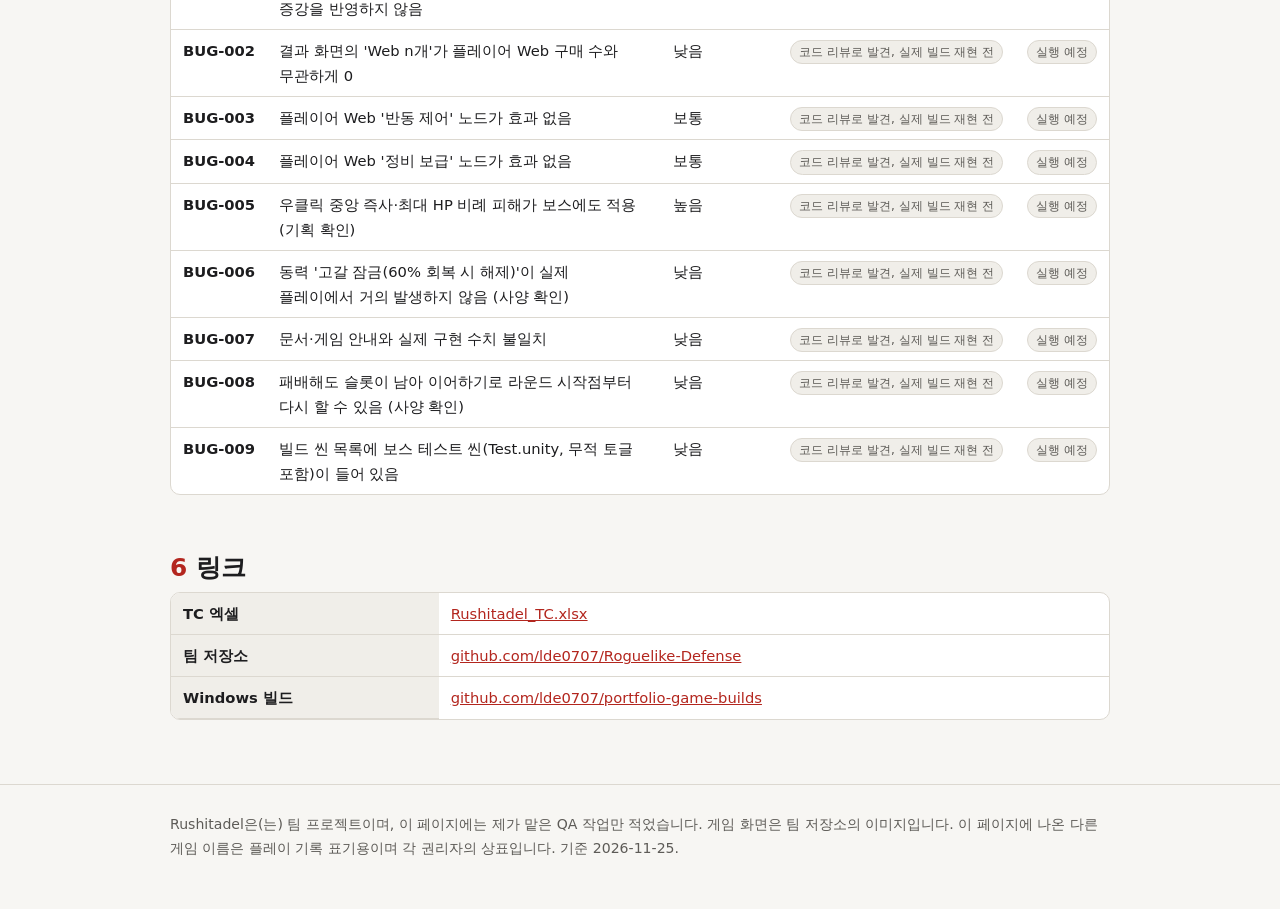
<file: games/rushitadel.html>
<!doctype html>
<html lang="ko">
<head>
<meta charset="utf-8">
<meta name="viewport" content="width=device-width, initial-scale=1">
<title>Rushitadel · QA</title>
<meta name="description" content="Rushitadel QA: TC 131개, 스모크 21개">
<link rel="stylesheet" href="../assets/style.css">
</head>
<body>
<header class="top">
  <div class="wrap">
    <p class="kicker">팀 프로젝트 · QA</p>
    <h1>Rushitadel</h1>
    <p class="lead">본체 1기에 붙은 포탑으로 이동·직접 공격·포탑 성장을 조합해 버티는 액션 디펜스입니다. 3인 팀 창업동아리 프로젝트에서 QA를 맡았습니다.</p>
    <div class="who"><span><b>내 역할</b> QA: TC 작성·테스트 수행 예정</span><span><b>기준</b> 팀 저장소 06321d9 (2026-11-14)</span></div>
    <div class="subtoc"><a href="#overview">1 게임 개요</a><a href="#role">2 내 역할</a><a href="#tc">3 TC</a><a href="#smoke">4 스모크 세트</a><a href="#bugs">5 결함 목록</a><a href="#links">6 링크</a></div>
  </div>
</header>
<nav class="toc" aria-label="이동">
  <div class="wrap">
    <a class="back" href="../index.html">← 메인으로</a>
    <span class="sep"></span>
    <a class="tab" href="perfect-management.html">퍼펙트 매니지먼트</a>
    <a class="tab on" href="rushitadel.html" aria-current="page">Rushitadel</a>
    <a class="tab" href="trash-boy.html">쓰레기 집게 소년</a>
    <button id="themeBtn" type="button" aria-label="밝게/어둡게 바꾸기">테마</button>
  </div>
</nav>
<main class="wrap">

<section id="overview">
  <h2><span class="no">1</span>게임 개요</h2>
  <div class="grid g4">
    <div class="card stat"><div class="n" style="font-size:1.25rem">3인 팀</div><div class="l">팀</div><div class="d">창업동아리 · 2026-06 ~ 11</div></div>
    <div class="card stat"><div class="n" style="font-size:1.25rem">액션 디펜스</div><div class="l">장르</div><div class="d">이동·직접 공격·포탑 성장</div></div>
    <div class="card stat"><div class="n" style="font-size:1.25rem">Unity 6</div><div class="l">엔진</div><div class="d">6000.5.3f1 · C# · Windows x64</div></div>
    <div class="card stat"><div class="n" style="font-size:1.25rem">본체 1기 + 포탑 6기</div><div class="l">현재 빌드 기준</div><div class="d">포탑 변형 16종 · 증강 6종</div></div>
  </div>
  <figure>
    <img src="../assets/rushitadel-gameplay.webp" alt="Rushitadel 게임 화면" loading="lazy">
    <figcaption>포탑 변형 선택 화면 (팀 저장소 이미지).</figcaption>
  </figure>
  <p>3스테이지 × 3라운드를 치르며 경험치로 레벨업해 포탑을 변형하고, 스테이지마다 테마별 보스(4종)와 싸웁니다. 저장은 3슬롯입니다. 기본 조작은 WASD 이동, 마우스 조준, 좌클릭 공격, 우클릭 동력 공격입니다.</p>
</section>

<section id="role">
  <h2><span class="no">2</span>내 역할: QA: TC 작성·테스트 수행 예정</h2>
  <div class="split">
    <div class="card"><b>TC 문서</b>
      <ul class="tight">
        <li>기준 커밋에 실제로 구현된 기능만 TC로 썼습니다. 기획서에만 있고 코드에서 꺼진 기능은 범위 밖으로 따로 적었습니다.</li>
        <li>각 TC에 사전 조건, 절차, 테스트 데이터, 기대 결과, 우선순위(P1~P3), 유형, 근거 파일 경로를 둡니다.</li>
        <li>'결과' 열은 Pass / Fail / Block / N/A 목록과 실행일로 채우게 했습니다.</li>
      </ul>
    </div>
    <div class="card"><b>테스트 수행 예정</b>
      <ul class="tight">
        <li>실제 Windows 빌드로 손 테스트할 스모크 세트 21개(약 38분)를 한 판 순서로 묶었습니다.</li>
        <li>실행 결과: <span class="chip">실행 예정</span></li>
      </ul>
    </div>
  </div>
</section>

<section id="tc">
  <h2><span class="no">3</span>테스트 케이스</h2>
  <p><a href="../Rushitadel_TC.xlsx"><b>Rushitadel_TC.xlsx</b></a> 다운로드 · 시트: 개요, TC, 스모크 세트, 버그 리포트</p>
  <div class="grid g4">
    <div class="card stat"><div class="n">131</div><div class="l">TC</div><div class="d">기능 영역 13개</div></div>
    <div class="card stat"><div class="n">42 · 52 · 37</div><div class="l">우선순위 P1 · P2 · P3</div><div class="d">P1 = 출시 전 반드시 통과</div></div>
    <div class="card stat"><div class="n">21</div><div class="l">스모크 세트</div><div class="d">약 38분</div></div>
    <div class="card stat"><div class="n">9</div><div class="l">의심 결함</div><div class="d">코드 리뷰로 발견, 재현 전</div></div>
  </div>
  <p class="note">유형: 기능 62 · UI 13 · 예외 20 · 경계값 24 · 회귀 5 · 밸런스 7</p>
  <h3>기능 영역별 TC 수</h3>
  <div class="tablewrap"><table><thead><tr><th>ID</th><th>기능 영역</th><th class="num">P1</th><th class="num">P2</th><th class="num">P3</th><th class="num">합계</th></tr></thead><tbody><tr><td>RS-STA</td><td>타이틀·새 게임·슬롯</td><td class="num">4</td><td class="num">5</td><td class="num">2</td><td class="num"><b>11</b></td></tr><tr><td>RS-MOV</td><td>이동·전장 경계·전진 압박</td><td class="num">6</td><td class="num">3</td><td class="num">2</td><td class="num"><b>11</b></td></tr><tr><td>RS-ATK</td><td>플레이어 공격·동력</td><td class="num">5</td><td class="num">4</td><td class="num">3</td><td class="num"><b>12</b></td></tr><tr><td>RS-TUR</td><td>포탑·변형·증강</td><td class="num">3</td><td class="num">9</td><td class="num">8</td><td class="num"><b>20</b></td></tr><tr><td>RS-ENM</td><td>적·적 탄</td><td class="num">2</td><td class="num">6</td><td class="num">1</td><td class="num"><b>9</b></td></tr><tr><td>RS-EXP</td><td>경험치·레벨업</td><td class="num">3</td><td class="num">1</td><td class="num">2</td><td class="num"><b>6</b></td></tr><tr><td>RS-WEB</td><td>플레이어 Web</td><td class="num">4</td><td class="num">5</td><td class="num">2</td><td class="num"><b>11</b></td></tr><tr><td>RS-RND</td><td>라운드·정비·스테이지</td><td class="num">5</td><td class="num">2</td><td class="num">1</td><td class="num"><b>8</b></td></tr><tr><td>RS-BOS</td><td>보스전</td><td class="num">2</td><td class="num">3</td><td class="num">2</td><td class="num"><b>7</b></td></tr><tr><td>RS-HPD</td><td>체력·피격·패배</td><td class="num">1</td><td class="num">4</td><td class="num">0</td><td class="num"><b>5</b></td></tr><tr><td>RS-SAV</td><td>저장·이어하기</td><td class="num">4</td><td class="num">2</td><td class="num">4</td><td class="num"><b>10</b></td></tr><tr><td>RS-UIX</td><td>일시정지·설정·HUD·전환</td><td class="num">2</td><td class="num">7</td><td class="num">5</td><td class="num"><b>14</b></td></tr><tr><td>RS-BAL</td><td>밸런스 확인</td><td class="num">1</td><td class="num">1</td><td class="num">5</td><td class="num"><b>7</b></td></tr><tr><th></th><th>합계</th><th class="num">42</th><th class="num">52</th><th class="num">37</th><th class="num">131</th></tr></tbody></table></div>
  <h3>대표 TC 4개</h3>
  <div class="tablewrap"><table><thead><tr><th>ID · 유형</th><th>항목</th><th>절차 · 데이터</th><th>기대 결과</th></tr></thead><tbody><tr><td class="id"><b>RS-MOV-001</b><br><span class="chip green">기능</span> <span class="chip">P1</span></td><td>WASD 이동과 대각선 속도<br><span class="note">사전: 새 게임으로 STAGE 1 · R1 전투 중</span></td><td>1. W, A, S, D를 각각 1초씩 누른다<br>2. W+D를 1초 누른다<br>3. 두 경우의 이동 거리를 비교한다<br><span class="note">데이터: 기본 이동 2.5 × 전투 속도 1.7 = 4.25 유닛/초</span></td><td>누른 방향으로 이동하고, 대각선(W+D)도 한 방향 이동과 같은 속도(약 4.25 유닛/초)로 움직인다 (대각선이 빠르지 않음)</td></tr><tr><td class="id"><b>RS-ATK-005</b><br><span class="chip ">경계값</span> <span class="chip">P1</span></td><td>동력 부족 시 발사 불가 (경계 70)<br><span class="note">사전: 새 게임으로 STAGE 1 · R1 전투 중</span></td><td>1. 우클릭으로 동력을 30으로 만든다<br>2. 곧바로 우클릭한다<br>3. 동력이 69일 때 우클릭한다<br>4. 동력이 70 이상이 되면 우클릭한다<br><span class="note">데이터: 동력 30 / 69 / 70</span></td><td>30과 69에서는 발사·소모가 없다. 70 이상에서만 발사되고 동력이 70 줄어든다</td></tr><tr><td class="id"><b>RS-SAV-004</b><br><span class="chip red">예외</span> <span class="chip">P1</span></td><td>손상된 저장 파일<br><span class="note">사전: 슬롯 1 정상 저장, 게임 종료 상태</span></td><td>1. slot1.json을 메모장으로 열어 payload 안의 숫자 하나를 바꿔 저장한다<br>2. 게임을 실행해 &#x27;저장 슬롯&#x27;을 연다<br>3. 슬롯 1 버튼을 본다<br><span class="note">데이터: 체크섬 불일치</span></td><td>슬롯 1에 &#x27;불러올 수 없음 / 저장 파일 검증 실패. 원본을 보존했습니다.&#x27;가 보이고 &#x27;불러오기&#x27;가 비활성이다. 파일은 지워지지 않는다. 다른 정상 슬롯이 없으면 타이틀의 이어하기도 비활성</td></tr><tr><td class="id"><b>RS-BOS-001</b><br><span class="chip green">기능</span> <span class="chip">P1</span></td><td>테마별 보스와 HUD<br><span class="note">사전: R3 정리 직후</span></td><td>1. 보스 이름·HP를 HUD 오른쪽 위에서 본다<br><span class="note">데이터: 풀 평원 = 적월 나비, 불·용암 = 용광로 거신, 얼음 = 빙환 수호자, 물 / 물·전기 = 수압·전격 쌍성, STAGE 1 HP 6000</span></td><td>테마에 맞는 보스가 나오고 &#x27;이름 · 1단계  6000/6000  패턴 이름&#x27;과 HP 막대가 보인다</td></tr></tbody></table></div>
</section>

<section id="smoke">
  <h2><span class="no">4</span>스모크 세트 (21개 · 약 38분)</h2>
  <p class="sub">한 슬롯으로 위에서 아래로 이어서 실행합니다. 1번은 저장 폴더를 비운 상태에서 시작하고, 마지막은 게임을 끈 뒤 저장 파일을 손상시켜 확인합니다. 모두 P1입니다.</p>
  <div class="tablewrap"><table><thead><tr><th class="num">순서</th><th>TC ID</th><th>항목</th><th>우선</th><th class="num">분</th></tr></thead><tbody><tr><td class="num">1</td><td class="id"><b>RS-STA-002</b></td><td>저장이 없으면 이어하기 비활성</td><td>P1</td><td class="num">1</td></tr><tr><td class="num">2</td><td class="id"><b>RS-STA-005</b></td><td>빈 슬롯에서 새 게임 → 테마 후보 2개</td><td>P1</td><td class="num">1</td></tr><tr><td class="num">3</td><td class="id"><b>RS-STA-006</b></td><td>테마 확정 → 저장 후 전투 시작</td><td>P1</td><td class="num">2</td></tr><tr><td class="num">4</td><td class="id"><b>RS-MOV-001</b></td><td>WASD 이동과 대각선 속도</td><td>P1</td><td class="num">1</td></tr><tr><td class="num">5</td><td class="id"><b>RS-MOV-003</b></td><td>화면 위쪽 끝 이동 차단</td><td>P1</td><td class="num">1</td></tr><tr><td class="num">6</td><td class="id"><b>RS-ATK-001</b></td><td>좌클릭 유지 연사</td><td>P1</td><td class="num">1</td></tr><tr><td class="num">7</td><td class="id"><b>RS-ATK-004</b></td><td>우클릭 동력 공격 발사</td><td>P1</td><td class="num">1</td></tr><tr><td class="num">8</td><td class="id"><b>RS-ATK-005</b></td><td>동력 부족 시 발사 불가 (경계 70)</td><td>P1</td><td class="num">1</td></tr><tr><td class="num">9</td><td class="id"><b>RS-TUR-001</b></td><td>포탑 6기 부착과 HUD 표시</td><td>P1</td><td class="num">1</td></tr><tr><td class="num">10</td><td class="id"><b>RS-EXP-001</b></td><td>처치 XP 결정 생성과 자동 흡수</td><td>P1</td><td class="num">1</td></tr><tr><td class="num">11</td><td class="id"><b>RS-TUR-005</b></td><td>첫 레벨업 = 포탑 변형 선택</td><td>P1</td><td class="num">2</td></tr><tr><td class="num">12</td><td class="id"><b>RS-UIX-001</b></td><td>ESC 일시정지와 재개</td><td>P1</td><td class="num">1</td></tr><tr><td class="num">13</td><td class="id"><b>RS-WEB-002</b></td><td>시작 노드 구매</td><td>P1</td><td class="num">2</td></tr><tr><td class="num">14</td><td class="id"><b>RS-RND-003</b></td><td>라운드 정비: HP 전체 회복과 다음 라운드</td><td>P1</td><td class="num">3</td></tr><tr><td class="num">15</td><td class="id"><b>RS-SAV-002</b></td><td>이어하기 복원</td><td>P1</td><td class="num">3</td></tr><tr><td class="num">16</td><td class="id"><b>RS-ATK-007</b></td><td>우클릭 피해: 중앙 즉사 / 가장자리 50%</td><td>P1</td><td class="num">2</td></tr><tr><td class="num">17</td><td class="id"><b>RS-BOS-001</b></td><td>테마별 보스와 HUD</td><td>P1</td><td class="num">5</td></tr><tr><td class="num">18</td><td class="id"><b>RS-RND-005</b></td><td>스테이지 클리어 → 다음 테마 선택</td><td>P1</td><td class="num">4</td></tr><tr><td class="num">19</td><td class="id"><b>RS-UIX-013</b></td><td>타이틀 복귀 후 새 게임 초기화</td><td>P1</td><td class="num">2</td></tr><tr><td class="num">20</td><td class="id"><b>RS-HPD-001</b></td><td>HP 0 패배 화면</td><td>P1</td><td class="num">1</td></tr><tr><td class="num">21</td><td class="id"><b>RS-SAV-004</b></td><td>손상된 저장 파일</td><td>P1</td><td class="num">2</td></tr></tbody></table></div>
  <p>스모크 실행 결과: <span class="chip">실행 예정</span></p>
</section>

<section id="bugs">
  <h2><span class="no">5</span>결함 목록 (9건)</h2>
  <p class="sub"><b>모두 코드 리뷰로 발견한 의심 결함이며, 실제 빌드에서 재현하기 전입니다.</b> 심각도는 코드를 읽고 예상한 값이고, 재현 결과 칸은 빌드에서 확인한 뒤 채웁니다.</p>
  <div class="tablewrap"><table><thead><tr><th>ID</th><th>제목 (의심 결함)</th><th>심각도 (예상)</th><th>상태</th><th>재현 결과</th></tr></thead><tbody><tr><td class="id"><b>BUG-001</b></td><td>HUD 포탑 버튼·정보 창의 화력/속도/관통이 실제 증강을 반영하지 않음</td><td>보통</td><td><span class="chip">코드 리뷰로 발견, 실제 빌드 재현 전</span></td><td><span class="chip">실행 예정</span></td></tr><tr><td class="id"><b>BUG-002</b></td><td>결과 화면의 &#x27;Web n개&#x27;가 플레이어 Web 구매 수와 무관하게 0</td><td>낮음</td><td><span class="chip">코드 리뷰로 발견, 실제 빌드 재현 전</span></td><td><span class="chip">실행 예정</span></td></tr><tr><td class="id"><b>BUG-003</b></td><td>플레이어 Web &#x27;반동 제어&#x27; 노드가 효과 없음</td><td>보통</td><td><span class="chip">코드 리뷰로 발견, 실제 빌드 재현 전</span></td><td><span class="chip">실행 예정</span></td></tr><tr><td class="id"><b>BUG-004</b></td><td>플레이어 Web &#x27;정비 보급&#x27; 노드가 효과 없음</td><td>보통</td><td><span class="chip">코드 리뷰로 발견, 실제 빌드 재현 전</span></td><td><span class="chip">실행 예정</span></td></tr><tr><td class="id"><b>BUG-005</b></td><td>우클릭 중앙 즉사·최대 HP 비례 피해가 보스에도 적용 (기획 확인)</td><td>높음</td><td><span class="chip">코드 리뷰로 발견, 실제 빌드 재현 전</span></td><td><span class="chip">실행 예정</span></td></tr><tr><td class="id"><b>BUG-006</b></td><td>동력 &#x27;고갈 잠금(60% 회복 시 해제)&#x27;이 실제 플레이에서 거의 발생하지 않음 (사양 확인)</td><td>낮음</td><td><span class="chip">코드 리뷰로 발견, 실제 빌드 재현 전</span></td><td><span class="chip">실행 예정</span></td></tr><tr><td class="id"><b>BUG-007</b></td><td>문서·게임 안내와 실제 구현 수치 불일치</td><td>낮음</td><td><span class="chip">코드 리뷰로 발견, 실제 빌드 재현 전</span></td><td><span class="chip">실행 예정</span></td></tr><tr><td class="id"><b>BUG-008</b></td><td>패배해도 슬롯이 남아 이어하기로 라운드 시작점부터 다시 할 수 있음 (사양 확인)</td><td>낮음</td><td><span class="chip">코드 리뷰로 발견, 실제 빌드 재현 전</span></td><td><span class="chip">실행 예정</span></td></tr><tr><td class="id"><b>BUG-009</b></td><td>빌드 씬 목록에 보스 테스트 씬(Test.unity, 무적 토글 포함)이 들어 있음</td><td>낮음</td><td><span class="chip">코드 리뷰로 발견, 실제 빌드 재현 전</span></td><td><span class="chip">실행 예정</span></td></tr></tbody></table></div>
</section>

<section id="links">
  <h2><span class="no">6</span>링크</h2>
  <div class="tablewrap"><table><tbody>
    <tr><th>TC 엑셀</th><td><a href="../Rushitadel_TC.xlsx">Rushitadel_TC.xlsx</a></td></tr>
    <tr><th>팀 저장소</th><td><a href="https://github.com/lde0707/Roguelike-Defense">github.com/lde0707/Roguelike-Defense</a></td></tr>
    <tr><th>Windows 빌드</th><td><a href="https://github.com/lde0707/portfolio-game-builds">github.com/lde0707/portfolio-game-builds</a></td></tr>
  </tbody></table></div>
</section>

</main>
<footer>
  <div class="wrap">Rushitadel은(는) 팀 프로젝트이며, 이 페이지에는 제가 맡은 QA 작업만 적었습니다. 게임 화면은 팀 저장소의 이미지입니다. 이 페이지에 나온 다른 게임 이름은 플레이 기록 표기용이며 각 권리자의 상표입니다. 기준 2026-11-25.</div>
</footer>
<script src="../assets/site.js"></script>
</body>
</html>
</file>
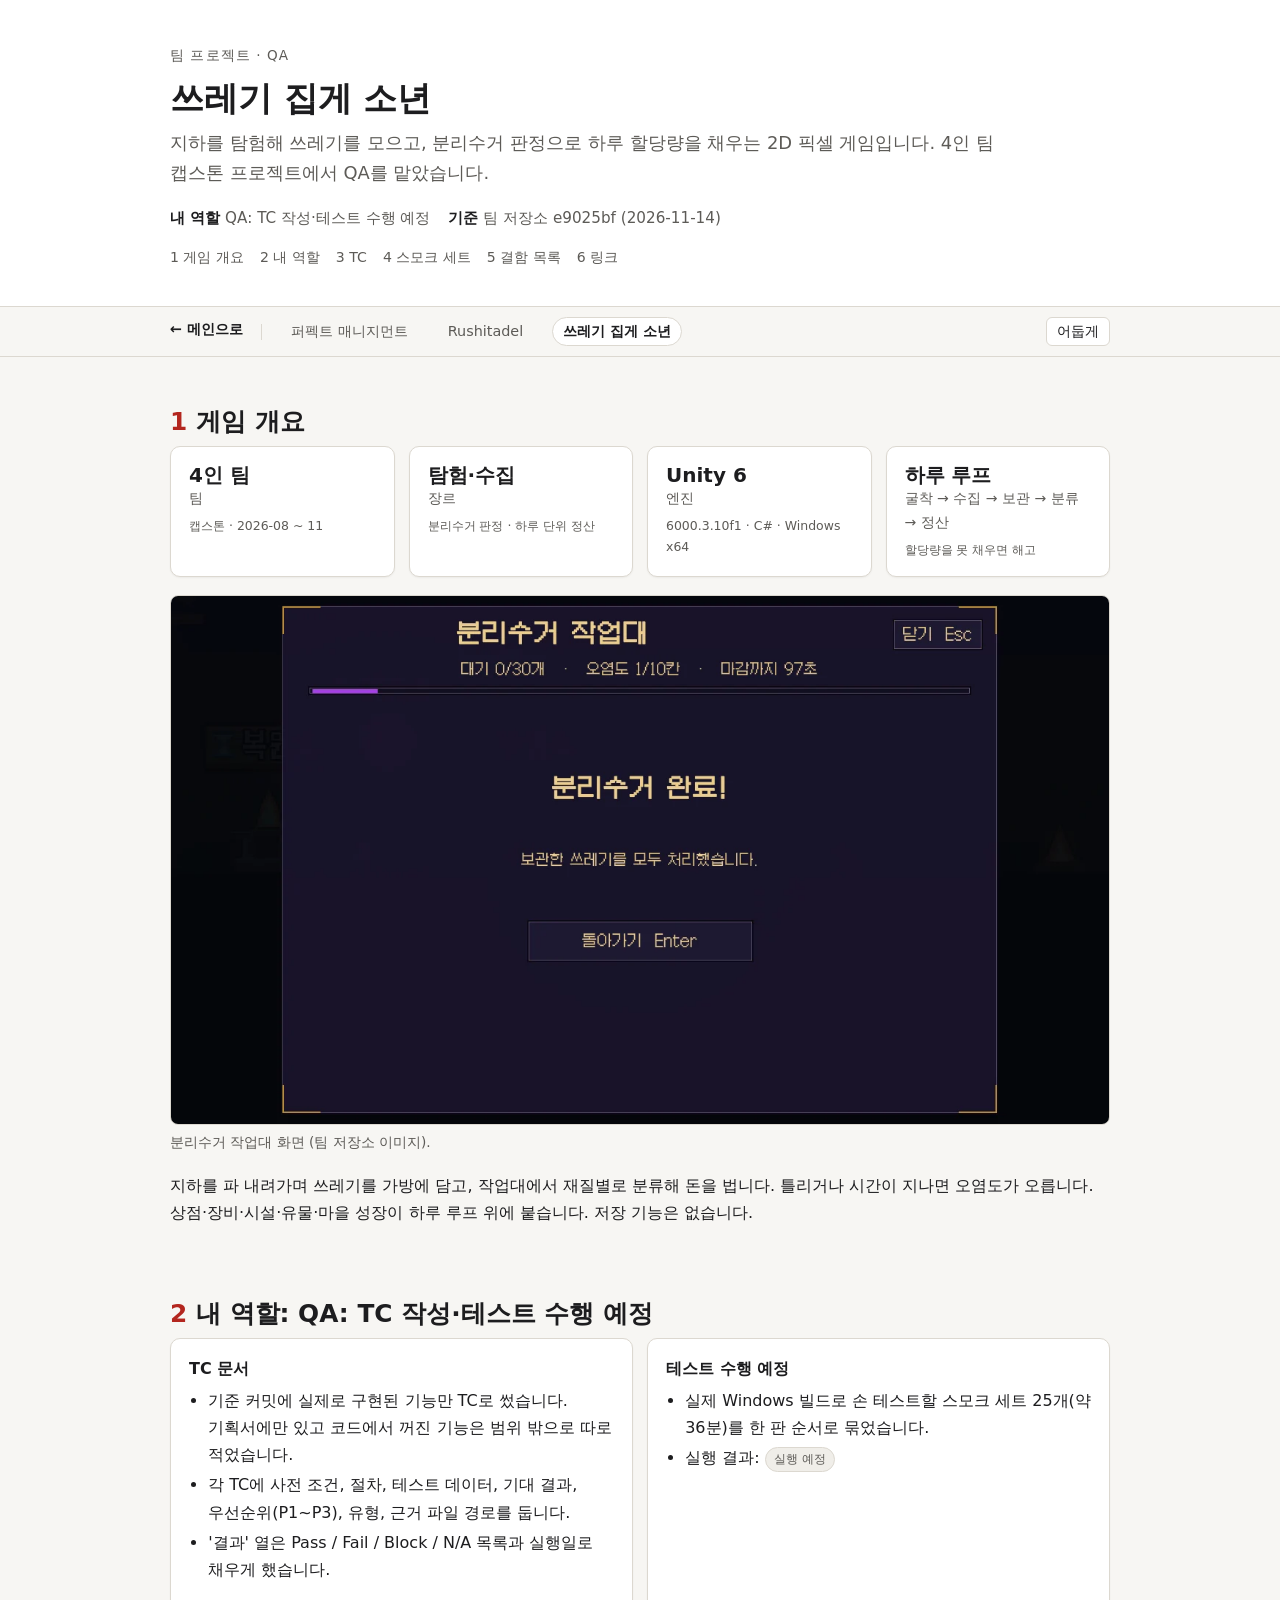
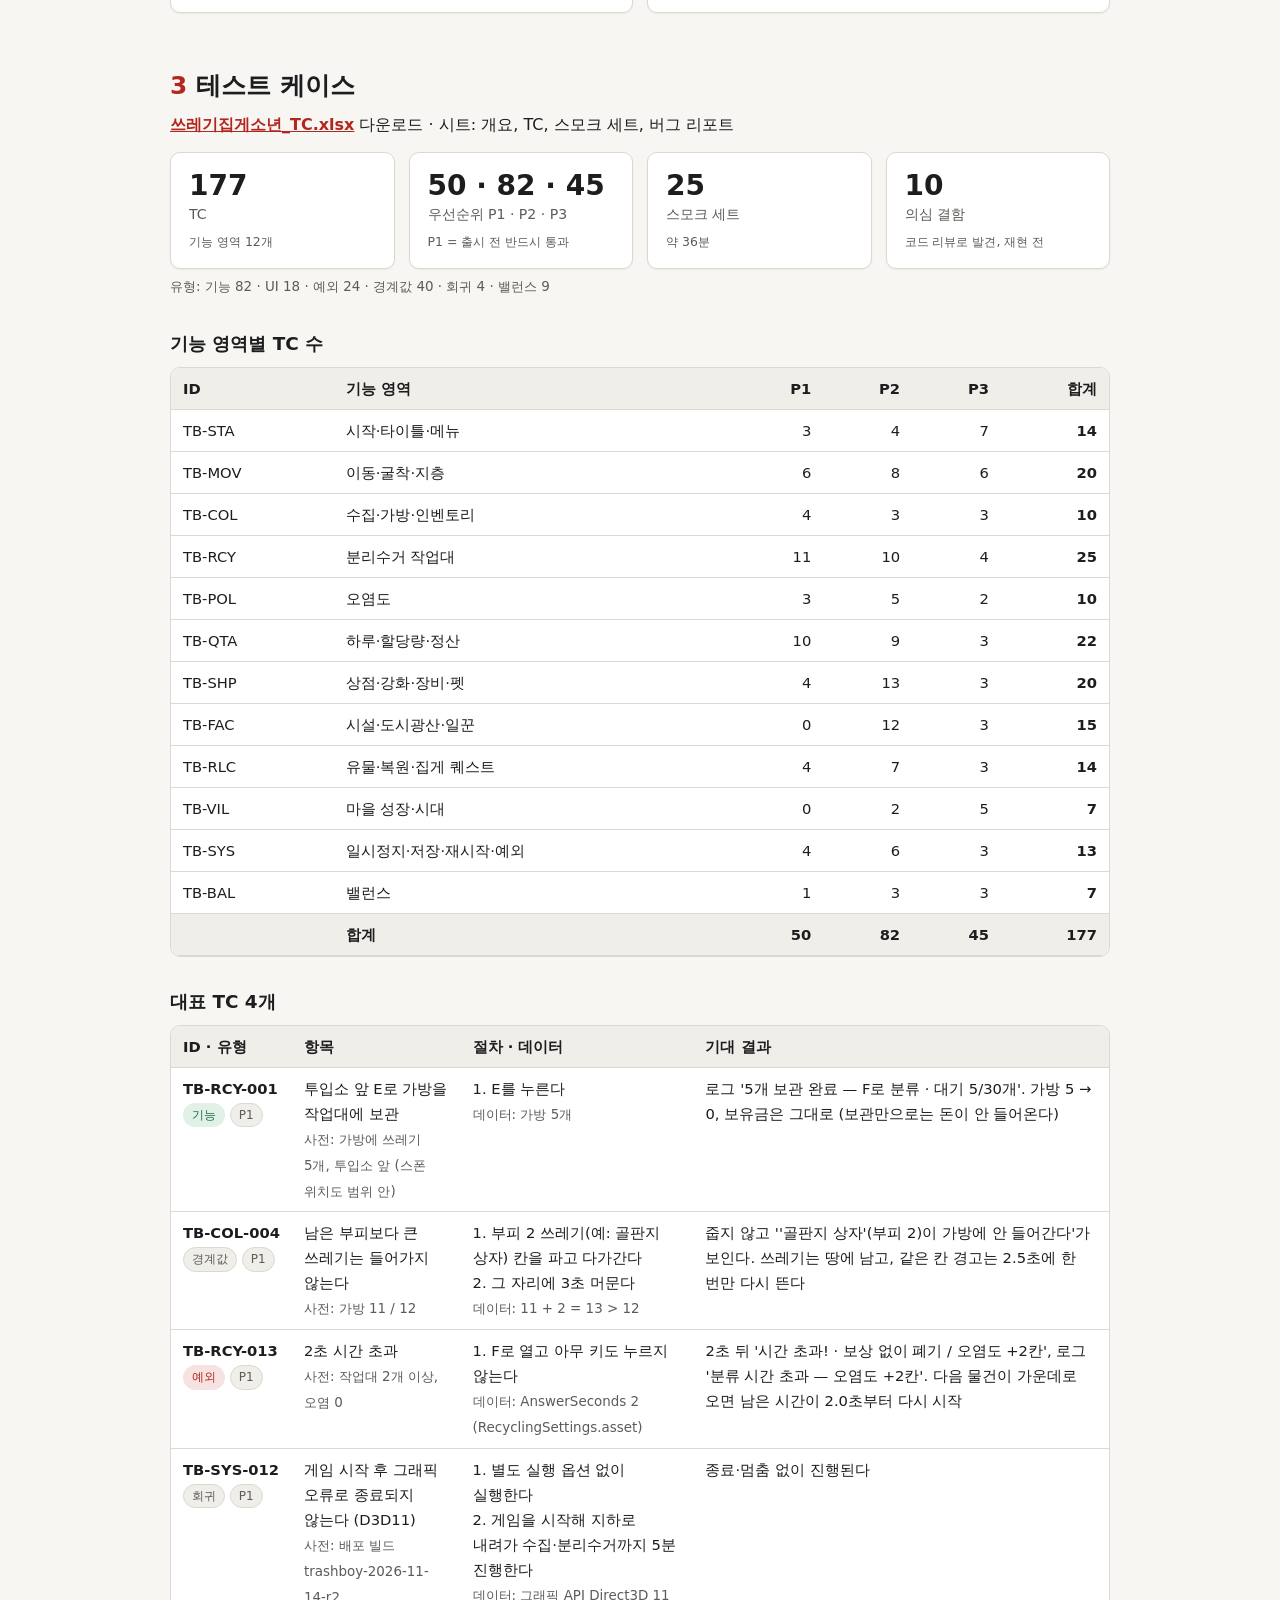
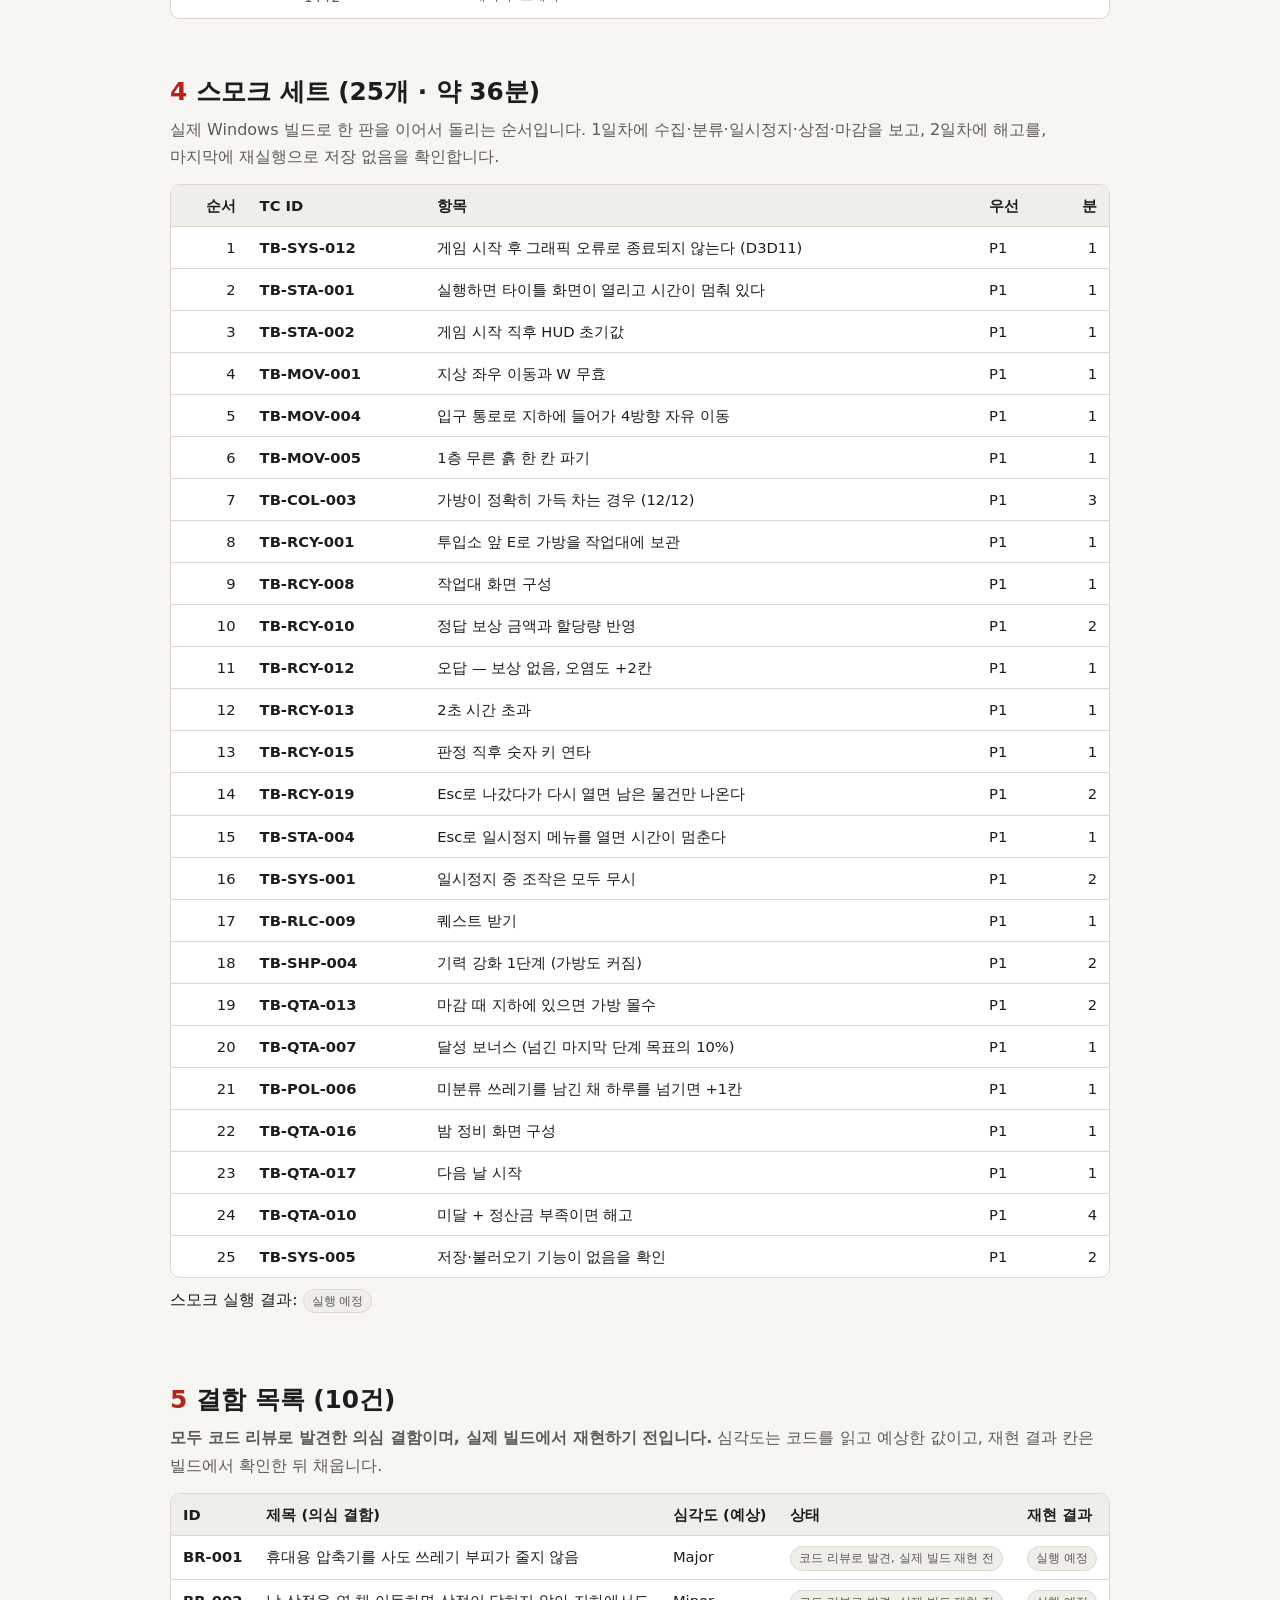
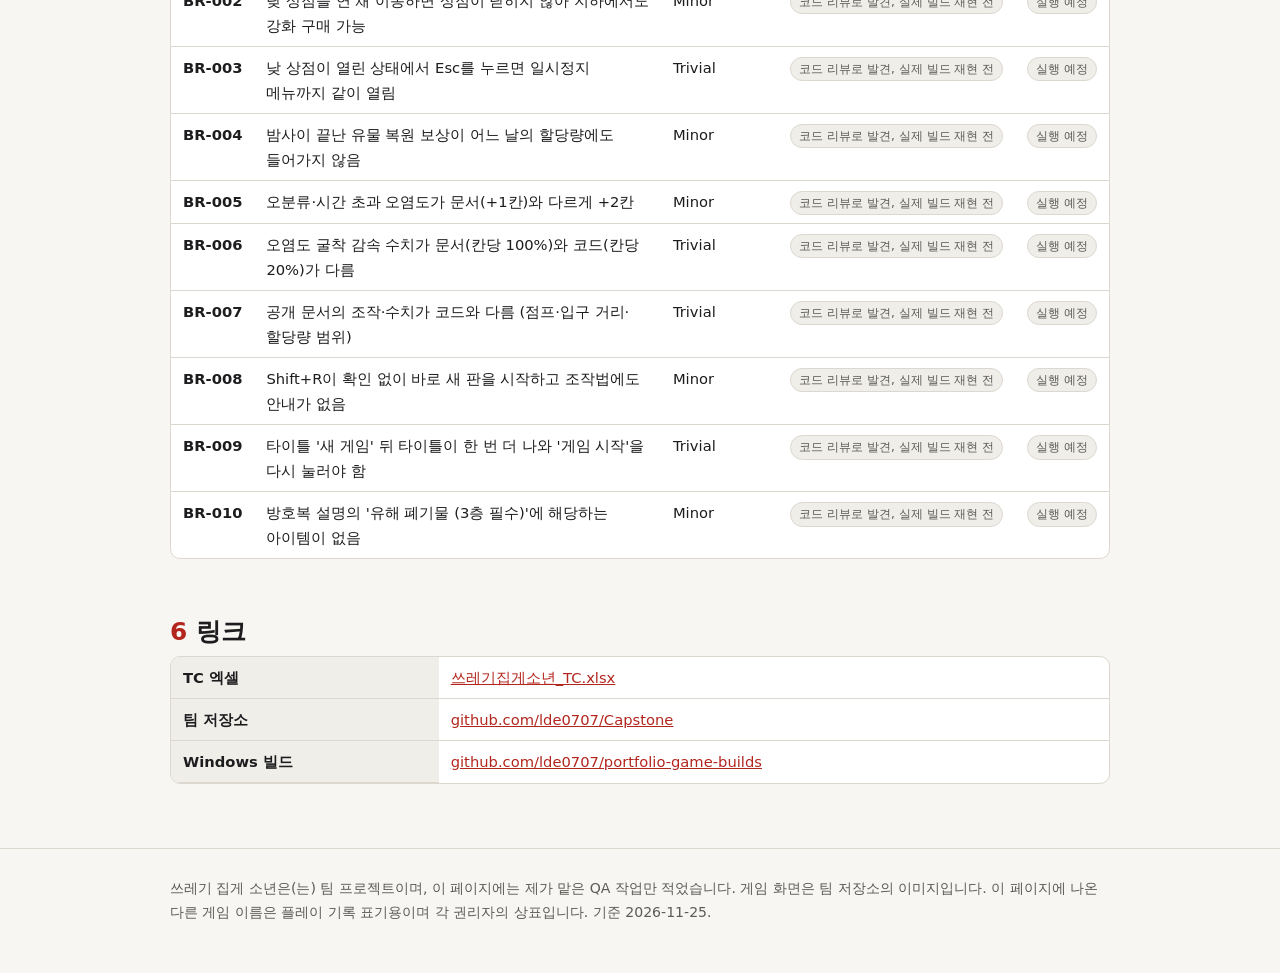
<file: games/trash-boy.html>
<!doctype html>
<html lang="ko">
<head>
<meta charset="utf-8">
<meta name="viewport" content="width=device-width, initial-scale=1">
<title>쓰레기 집게 소년 · QA</title>
<meta name="description" content="쓰레기 집게 소년 QA: TC 177개, 스모크 25개">
<link rel="stylesheet" href="../assets/style.css">
</head>
<body>
<header class="top">
  <div class="wrap">
    <p class="kicker">팀 프로젝트 · QA</p>
    <h1>쓰레기 집게 소년</h1>
    <p class="lead">지하를 탐험해 쓰레기를 모으고, 분리수거 판정으로 하루 할당량을 채우는 2D 픽셀 게임입니다. 4인 팀 캡스톤 프로젝트에서 QA를 맡았습니다.</p>
    <div class="who"><span><b>내 역할</b> QA: TC 작성·테스트 수행 예정</span><span><b>기준</b> 팀 저장소 e9025bf (2026-11-14)</span></div>
    <div class="subtoc"><a href="#overview">1 게임 개요</a><a href="#role">2 내 역할</a><a href="#tc">3 TC</a><a href="#smoke">4 스모크 세트</a><a href="#bugs">5 결함 목록</a><a href="#links">6 링크</a></div>
  </div>
</header>
<nav class="toc" aria-label="이동">
  <div class="wrap">
    <a class="back" href="../index.html">← 메인으로</a>
    <span class="sep"></span>
    <a class="tab" href="perfect-management.html">퍼펙트 매니지먼트</a>
    <a class="tab" href="rushitadel.html">Rushitadel</a>
    <a class="tab on" href="trash-boy.html" aria-current="page">쓰레기 집게 소년</a>
    <button id="themeBtn" type="button" aria-label="밝게/어둡게 바꾸기">테마</button>
  </div>
</nav>
<main class="wrap">

<section id="overview">
  <h2><span class="no">1</span>게임 개요</h2>
  <div class="grid g4">
    <div class="card stat"><div class="n" style="font-size:1.25rem">4인 팀</div><div class="l">팀</div><div class="d">캡스톤 · 2026-08 ~ 11</div></div>
    <div class="card stat"><div class="n" style="font-size:1.25rem">탐험·수집</div><div class="l">장르</div><div class="d">분리수거 판정 · 하루 단위 정산</div></div>
    <div class="card stat"><div class="n" style="font-size:1.25rem">Unity 6</div><div class="l">엔진</div><div class="d">6000.3.10f1 · C# · Windows x64</div></div>
    <div class="card stat"><div class="n" style="font-size:1.25rem">하루 루프</div><div class="l">굴착 → 수집 → 보관 → 분류 → 정산</div><div class="d">할당량을 못 채우면 해고</div></div>
  </div>
  <figure>
    <img src="../assets/trashboy-gameplay.webp" alt="쓰레기 집게 소년 게임 화면" loading="lazy">
    <figcaption>분리수거 작업대 화면 (팀 저장소 이미지).</figcaption>
  </figure>
  <p>지하를 파 내려가며 쓰레기를 가방에 담고, 작업대에서 재질별로 분류해 돈을 법니다. 틀리거나 시간이 지나면 오염도가 오릅니다. 상점·장비·시설·유물·마을 성장이 하루 루프 위에 붙습니다. 저장 기능은 없습니다.</p>
</section>

<section id="role">
  <h2><span class="no">2</span>내 역할: QA: TC 작성·테스트 수행 예정</h2>
  <div class="split">
    <div class="card"><b>TC 문서</b>
      <ul class="tight">
        <li>기준 커밋에 실제로 구현된 기능만 TC로 썼습니다. 기획서에만 있고 코드에서 꺼진 기능은 범위 밖으로 따로 적었습니다.</li>
        <li>각 TC에 사전 조건, 절차, 테스트 데이터, 기대 결과, 우선순위(P1~P3), 유형, 근거 파일 경로를 둡니다.</li>
        <li>'결과' 열은 Pass / Fail / Block / N/A 목록과 실행일로 채우게 했습니다.</li>
      </ul>
    </div>
    <div class="card"><b>테스트 수행 예정</b>
      <ul class="tight">
        <li>실제 Windows 빌드로 손 테스트할 스모크 세트 25개(약 36분)를 한 판 순서로 묶었습니다.</li>
        <li>실행 결과: <span class="chip">실행 예정</span></li>
      </ul>
    </div>
  </div>
</section>

<section id="tc">
  <h2><span class="no">3</span>테스트 케이스</h2>
  <p><a href="../쓰레기집게소년_TC.xlsx"><b>쓰레기집게소년_TC.xlsx</b></a> 다운로드 · 시트: 개요, TC, 스모크 세트, 버그 리포트</p>
  <div class="grid g4">
    <div class="card stat"><div class="n">177</div><div class="l">TC</div><div class="d">기능 영역 12개</div></div>
    <div class="card stat"><div class="n">50 · 82 · 45</div><div class="l">우선순위 P1 · P2 · P3</div><div class="d">P1 = 출시 전 반드시 통과</div></div>
    <div class="card stat"><div class="n">25</div><div class="l">스모크 세트</div><div class="d">약 36분</div></div>
    <div class="card stat"><div class="n">10</div><div class="l">의심 결함</div><div class="d">코드 리뷰로 발견, 재현 전</div></div>
  </div>
  <p class="note">유형: 기능 82 · UI 18 · 예외 24 · 경계값 40 · 회귀 4 · 밸런스 9</p>
  <h3>기능 영역별 TC 수</h3>
  <div class="tablewrap"><table><thead><tr><th>ID</th><th>기능 영역</th><th class="num">P1</th><th class="num">P2</th><th class="num">P3</th><th class="num">합계</th></tr></thead><tbody><tr><td>TB-STA</td><td>시작·타이틀·메뉴</td><td class="num">3</td><td class="num">4</td><td class="num">7</td><td class="num"><b>14</b></td></tr><tr><td>TB-MOV</td><td>이동·굴착·지층</td><td class="num">6</td><td class="num">8</td><td class="num">6</td><td class="num"><b>20</b></td></tr><tr><td>TB-COL</td><td>수집·가방·인벤토리</td><td class="num">4</td><td class="num">3</td><td class="num">3</td><td class="num"><b>10</b></td></tr><tr><td>TB-RCY</td><td>분리수거 작업대</td><td class="num">11</td><td class="num">10</td><td class="num">4</td><td class="num"><b>25</b></td></tr><tr><td>TB-POL</td><td>오염도</td><td class="num">3</td><td class="num">5</td><td class="num">2</td><td class="num"><b>10</b></td></tr><tr><td>TB-QTA</td><td>하루·할당량·정산</td><td class="num">10</td><td class="num">9</td><td class="num">3</td><td class="num"><b>22</b></td></tr><tr><td>TB-SHP</td><td>상점·강화·장비·펫</td><td class="num">4</td><td class="num">13</td><td class="num">3</td><td class="num"><b>20</b></td></tr><tr><td>TB-FAC</td><td>시설·도시광산·일꾼</td><td class="num">0</td><td class="num">12</td><td class="num">3</td><td class="num"><b>15</b></td></tr><tr><td>TB-RLC</td><td>유물·복원·집게 퀘스트</td><td class="num">4</td><td class="num">7</td><td class="num">3</td><td class="num"><b>14</b></td></tr><tr><td>TB-VIL</td><td>마을 성장·시대</td><td class="num">0</td><td class="num">2</td><td class="num">5</td><td class="num"><b>7</b></td></tr><tr><td>TB-SYS</td><td>일시정지·저장·재시작·예외</td><td class="num">4</td><td class="num">6</td><td class="num">3</td><td class="num"><b>13</b></td></tr><tr><td>TB-BAL</td><td>밸런스</td><td class="num">1</td><td class="num">3</td><td class="num">3</td><td class="num"><b>7</b></td></tr><tr><th></th><th>합계</th><th class="num">50</th><th class="num">82</th><th class="num">45</th><th class="num">177</th></tr></tbody></table></div>
  <h3>대표 TC 4개</h3>
  <div class="tablewrap"><table><thead><tr><th>ID · 유형</th><th>항목</th><th>절차 · 데이터</th><th>기대 결과</th></tr></thead><tbody><tr><td class="id"><b>TB-RCY-001</b><br><span class="chip green">기능</span> <span class="chip">P1</span></td><td>투입소 앞 E로 가방을 작업대에 보관<br><span class="note">사전: 가방에 쓰레기 5개, 투입소 앞 (스폰 위치도 범위 안)</span></td><td>1. E를 누른다<br><span class="note">데이터: 가방 5개</span></td><td>로그 &#x27;5개 보관 완료 — F로 분류 · 대기 5/30개&#x27;. 가방 5 → 0, 보유금은 그대로 (보관만으로는 돈이 안 들어온다)</td></tr><tr><td class="id"><b>TB-COL-004</b><br><span class="chip ">경계값</span> <span class="chip">P1</span></td><td>남은 부피보다 큰 쓰레기는 들어가지 않는다<br><span class="note">사전: 가방 11 / 12</span></td><td>1. 부피 2 쓰레기(예: 골판지 상자) 칸을 파고 다가간다<br>2. 그 자리에 3초 머문다<br><span class="note">데이터: 11 + 2 = 13 &gt; 12</span></td><td>줍지 않고 &#x27;&#x27;골판지 상자&#x27;(부피 2)이 가방에 안 들어간다&#x27;가 보인다. 쓰레기는 땅에 남고, 같은 칸 경고는 2.5초에 한 번만 다시 뜬다</td></tr><tr><td class="id"><b>TB-RCY-013</b><br><span class="chip red">예외</span> <span class="chip">P1</span></td><td>2초 시간 초과<br><span class="note">사전: 작업대 2개 이상, 오염 0</span></td><td>1. F로 열고 아무 키도 누르지 않는다<br><span class="note">데이터: AnswerSeconds 2 (RecyclingSettings.asset)</span></td><td>2초 뒤 &#x27;시간 초과! · 보상 없이 폐기 / 오염도 +2칸&#x27;, 로그 &#x27;분류 시간 초과 — 오염도 +2칸&#x27;. 다음 물건이 가운데로 오면 남은 시간이 2.0초부터 다시 시작</td></tr><tr><td class="id"><b>TB-SYS-012</b><br><span class="chip ">회귀</span> <span class="chip">P1</span></td><td>게임 시작 후 그래픽 오류로 종료되지 않는다 (D3D11)<br><span class="note">사전: 배포 빌드 trashboy-2026-11-14-r2</span></td><td>1. 별도 실행 옵션 없이 실행한다<br>2. 게임을 시작해 지하로 내려가 수집·분리수거까지 5분 진행한다<br><span class="note">데이터: 그래픽 API Direct3D 11</span></td><td>종료·멈춤 없이 진행된다</td></tr></tbody></table></div>
</section>

<section id="smoke">
  <h2><span class="no">4</span>스모크 세트 (25개 · 약 36분)</h2>
  <p class="sub">실제 Windows 빌드로 한 판을 이어서 돌리는 순서입니다. 1일차에 수집·분류·일시정지·상점·마감을 보고, 2일차에 해고를, 마지막에 재실행으로 저장 없음을 확인합니다.</p>
  <div class="tablewrap"><table><thead><tr><th class="num">순서</th><th>TC ID</th><th>항목</th><th>우선</th><th class="num">분</th></tr></thead><tbody><tr><td class="num">1</td><td class="id"><b>TB-SYS-012</b></td><td>게임 시작 후 그래픽 오류로 종료되지 않는다 (D3D11)</td><td>P1</td><td class="num">1</td></tr><tr><td class="num">2</td><td class="id"><b>TB-STA-001</b></td><td>실행하면 타이틀 화면이 열리고 시간이 멈춰 있다</td><td>P1</td><td class="num">1</td></tr><tr><td class="num">3</td><td class="id"><b>TB-STA-002</b></td><td>게임 시작 직후 HUD 초기값</td><td>P1</td><td class="num">1</td></tr><tr><td class="num">4</td><td class="id"><b>TB-MOV-001</b></td><td>지상 좌우 이동과 W 무효</td><td>P1</td><td class="num">1</td></tr><tr><td class="num">5</td><td class="id"><b>TB-MOV-004</b></td><td>입구 통로로 지하에 들어가 4방향 자유 이동</td><td>P1</td><td class="num">1</td></tr><tr><td class="num">6</td><td class="id"><b>TB-MOV-005</b></td><td>1층 무른 흙 한 칸 파기</td><td>P1</td><td class="num">1</td></tr><tr><td class="num">7</td><td class="id"><b>TB-COL-003</b></td><td>가방이 정확히 가득 차는 경우 (12/12)</td><td>P1</td><td class="num">3</td></tr><tr><td class="num">8</td><td class="id"><b>TB-RCY-001</b></td><td>투입소 앞 E로 가방을 작업대에 보관</td><td>P1</td><td class="num">1</td></tr><tr><td class="num">9</td><td class="id"><b>TB-RCY-008</b></td><td>작업대 화면 구성</td><td>P1</td><td class="num">1</td></tr><tr><td class="num">10</td><td class="id"><b>TB-RCY-010</b></td><td>정답 보상 금액과 할당량 반영</td><td>P1</td><td class="num">2</td></tr><tr><td class="num">11</td><td class="id"><b>TB-RCY-012</b></td><td>오답 — 보상 없음, 오염도 +2칸</td><td>P1</td><td class="num">1</td></tr><tr><td class="num">12</td><td class="id"><b>TB-RCY-013</b></td><td>2초 시간 초과</td><td>P1</td><td class="num">1</td></tr><tr><td class="num">13</td><td class="id"><b>TB-RCY-015</b></td><td>판정 직후 숫자 키 연타</td><td>P1</td><td class="num">1</td></tr><tr><td class="num">14</td><td class="id"><b>TB-RCY-019</b></td><td>Esc로 나갔다가 다시 열면 남은 물건만 나온다</td><td>P1</td><td class="num">2</td></tr><tr><td class="num">15</td><td class="id"><b>TB-STA-004</b></td><td>Esc로 일시정지 메뉴를 열면 시간이 멈춘다</td><td>P1</td><td class="num">1</td></tr><tr><td class="num">16</td><td class="id"><b>TB-SYS-001</b></td><td>일시정지 중 조작은 모두 무시</td><td>P1</td><td class="num">2</td></tr><tr><td class="num">17</td><td class="id"><b>TB-RLC-009</b></td><td>퀘스트 받기</td><td>P1</td><td class="num">1</td></tr><tr><td class="num">18</td><td class="id"><b>TB-SHP-004</b></td><td>기력 강화 1단계 (가방도 커짐)</td><td>P1</td><td class="num">2</td></tr><tr><td class="num">19</td><td class="id"><b>TB-QTA-013</b></td><td>마감 때 지하에 있으면 가방 몰수</td><td>P1</td><td class="num">2</td></tr><tr><td class="num">20</td><td class="id"><b>TB-QTA-007</b></td><td>달성 보너스 (넘긴 마지막 단계 목표의 10%)</td><td>P1</td><td class="num">1</td></tr><tr><td class="num">21</td><td class="id"><b>TB-POL-006</b></td><td>미분류 쓰레기를 남긴 채 하루를 넘기면 +1칸</td><td>P1</td><td class="num">1</td></tr><tr><td class="num">22</td><td class="id"><b>TB-QTA-016</b></td><td>밤 정비 화면 구성</td><td>P1</td><td class="num">1</td></tr><tr><td class="num">23</td><td class="id"><b>TB-QTA-017</b></td><td>다음 날 시작</td><td>P1</td><td class="num">1</td></tr><tr><td class="num">24</td><td class="id"><b>TB-QTA-010</b></td><td>미달 + 정산금 부족이면 해고</td><td>P1</td><td class="num">4</td></tr><tr><td class="num">25</td><td class="id"><b>TB-SYS-005</b></td><td>저장·불러오기 기능이 없음을 확인</td><td>P1</td><td class="num">2</td></tr></tbody></table></div>
  <p>스모크 실행 결과: <span class="chip">실행 예정</span></p>
</section>

<section id="bugs">
  <h2><span class="no">5</span>결함 목록 (10건)</h2>
  <p class="sub"><b>모두 코드 리뷰로 발견한 의심 결함이며, 실제 빌드에서 재현하기 전입니다.</b> 심각도는 코드를 읽고 예상한 값이고, 재현 결과 칸은 빌드에서 확인한 뒤 채웁니다.</p>
  <div class="tablewrap"><table><thead><tr><th>ID</th><th>제목 (의심 결함)</th><th>심각도 (예상)</th><th>상태</th><th>재현 결과</th></tr></thead><tbody><tr><td class="id"><b>BR-001</b></td><td>휴대용 압축기를 사도 쓰레기 부피가 줄지 않음</td><td>Major</td><td><span class="chip">코드 리뷰로 발견, 실제 빌드 재현 전</span></td><td><span class="chip">실행 예정</span></td></tr><tr><td class="id"><b>BR-002</b></td><td>낮 상점을 연 채 이동하면 상점이 닫히지 않아 지하에서도 강화 구매 가능</td><td>Minor</td><td><span class="chip">코드 리뷰로 발견, 실제 빌드 재현 전</span></td><td><span class="chip">실행 예정</span></td></tr><tr><td class="id"><b>BR-003</b></td><td>낮 상점이 열린 상태에서 Esc를 누르면 일시정지 메뉴까지 같이 열림</td><td>Trivial</td><td><span class="chip">코드 리뷰로 발견, 실제 빌드 재현 전</span></td><td><span class="chip">실행 예정</span></td></tr><tr><td class="id"><b>BR-004</b></td><td>밤사이 끝난 유물 복원 보상이 어느 날의 할당량에도 들어가지 않음</td><td>Minor</td><td><span class="chip">코드 리뷰로 발견, 실제 빌드 재현 전</span></td><td><span class="chip">실행 예정</span></td></tr><tr><td class="id"><b>BR-005</b></td><td>오분류·시간 초과 오염도가 문서(+1칸)와 다르게 +2칸</td><td>Minor</td><td><span class="chip">코드 리뷰로 발견, 실제 빌드 재현 전</span></td><td><span class="chip">실행 예정</span></td></tr><tr><td class="id"><b>BR-006</b></td><td>오염도 굴착 감속 수치가 문서(칸당 100%)와 코드(칸당 20%)가 다름</td><td>Trivial</td><td><span class="chip">코드 리뷰로 발견, 실제 빌드 재현 전</span></td><td><span class="chip">실행 예정</span></td></tr><tr><td class="id"><b>BR-007</b></td><td>공개 문서의 조작·수치가 코드와 다름 (점프·입구 거리·할당량 범위)</td><td>Trivial</td><td><span class="chip">코드 리뷰로 발견, 실제 빌드 재현 전</span></td><td><span class="chip">실행 예정</span></td></tr><tr><td class="id"><b>BR-008</b></td><td>Shift+R이 확인 없이 바로 새 판을 시작하고 조작법에도 안내가 없음</td><td>Minor</td><td><span class="chip">코드 리뷰로 발견, 실제 빌드 재현 전</span></td><td><span class="chip">실행 예정</span></td></tr><tr><td class="id"><b>BR-009</b></td><td>타이틀 &#x27;새 게임&#x27; 뒤 타이틀이 한 번 더 나와 &#x27;게임 시작&#x27;을 다시 눌러야 함</td><td>Trivial</td><td><span class="chip">코드 리뷰로 발견, 실제 빌드 재현 전</span></td><td><span class="chip">실행 예정</span></td></tr><tr><td class="id"><b>BR-010</b></td><td>방호복 설명의 &#x27;유해 폐기물 (3층 필수)&#x27;에 해당하는 아이템이 없음</td><td>Minor</td><td><span class="chip">코드 리뷰로 발견, 실제 빌드 재현 전</span></td><td><span class="chip">실행 예정</span></td></tr></tbody></table></div>
</section>

<section id="links">
  <h2><span class="no">6</span>링크</h2>
  <div class="tablewrap"><table><tbody>
    <tr><th>TC 엑셀</th><td><a href="../쓰레기집게소년_TC.xlsx">쓰레기집게소년_TC.xlsx</a></td></tr>
    <tr><th>팀 저장소</th><td><a href="https://github.com/lde0707/Capstone">github.com/lde0707/Capstone</a></td></tr>
    <tr><th>Windows 빌드</th><td><a href="https://github.com/lde0707/portfolio-game-builds">github.com/lde0707/portfolio-game-builds</a></td></tr>
  </tbody></table></div>
</section>

</main>
<footer>
  <div class="wrap">쓰레기 집게 소년은(는) 팀 프로젝트이며, 이 페이지에는 제가 맡은 QA 작업만 적었습니다. 게임 화면은 팀 저장소의 이미지입니다. 이 페이지에 나온 다른 게임 이름은 플레이 기록 표기용이며 각 권리자의 상표입니다. 기준 2026-11-25.</div>
</footer>
<script src="../assets/site.js"></script>
</body>
</html>
</file>
<file: assets/style.css>
:root{
  --bg:#f7f6f3; --surface:#ffffff; --surface2:#f0eee9; --text:#1d1d1f; --muted:#5d5b57; --line:#dcd8d0;
  --accent:#b3261e; --accent-soft:#f6e3e1; --ok:#1f6f43; --ok-soft:#e1f1e7; --bar:#9a968e; --focus:#b3261e;
  --code:#efece6; --shadow:0 1px 2px rgba(0,0,0,.05);
  color-scheme: light dark;
}
@media (prefers-color-scheme: dark){
  :root:not([data-theme="light"]){
    --bg:#16171a; --surface:#1f2024; --surface2:#26282d; --text:#ecebe8; --muted:#a9a7a2; --line:#3a3c42;
    --accent:#ff8a80; --accent-soft:#3a2321; --ok:#7fd3a0; --ok-soft:#1d3327; --bar:#6f727a; --focus:#ff8a80;
    --code:#2a2c31; --shadow:none;
  }
}
:root[data-theme="dark"]{
  --bg:#16171a; --surface:#1f2024; --surface2:#26282d; --text:#ecebe8; --muted:#a9a7a2; --line:#3a3c42;
  --accent:#ff8a80; --accent-soft:#3a2321; --ok:#7fd3a0; --ok-soft:#1d3327; --bar:#6f727a; --focus:#ff8a80;
  --code:#2a2c31; --shadow:none;
}
*{box-sizing:border-box}
html{-webkit-text-size-adjust:100%}
body{margin:0;background:var(--bg);color:var(--text);
  font-family:"Pretendard","Apple SD Gothic Neo","Malgun Gothic","맑은 고딕","Noto Sans KR",system-ui,sans-serif;
  font-size:16px;line-height:1.7;word-break:keep-all;overflow-wrap:anywhere}
a{color:var(--accent)}
.wrap{max-width:980px;margin:0 auto;padding:0 20px}
header.top{border-bottom:1px solid var(--line);background:var(--surface)}
header.top .wrap{padding-top:44px;padding-bottom:36px}
.kicker{font-size:.85rem;letter-spacing:.08em;color:var(--muted);text-transform:uppercase;margin:0}
h1{font-size:2.1rem;line-height:1.3;margin:.3em 0 .2em}
.lead{font-size:1.12rem;color:var(--muted);margin:.2em 0 1em;max-width:46em}
.who{display:flex;flex-wrap:wrap;gap:8px 18px;font-size:.95rem;color:var(--muted)}
.who b{color:var(--text)}
nav.toc{position:sticky;top:0;z-index:5;background:var(--bg);border-bottom:1px solid var(--line)}
nav.toc .wrap{display:flex;gap:4px 18px;flex-wrap:wrap;padding-top:10px;padding-bottom:10px;font-size:.9rem}
nav.toc a{color:var(--muted);text-decoration:none}
nav.toc a:hover{color:var(--accent)}
#themeBtn{margin-left:auto;border:1px solid var(--line);background:var(--surface);color:var(--text);border-radius:6px;font:inherit;font-size:.85rem;padding:2px 10px;cursor:pointer}
section{padding:48px 0 8px}
h2{font-size:1.55rem;margin:0 0 .3em;line-height:1.35}
h2 .no{color:var(--accent);margin-right:.35em;font-variant-numeric:tabular-nums}
h3{font-size:1.15rem;margin:1.6em 0 .4em}
p{margin:.5em 0 .9em}
.sub{color:var(--muted);margin-top:0}
.grid{display:grid;gap:14px}
.g4{grid-template-columns:repeat(4,1fr)}
.g3{grid-template-columns:repeat(3,1fr)}
.g2{grid-template-columns:repeat(2,1fr)}
.card{background:var(--surface);border:1px solid var(--line);border-radius:10px;padding:16px 18px;box-shadow:var(--shadow)}
.stat .n{font-size:1.75rem;font-weight:700;line-height:1.2;font-variant-numeric:tabular-nums}
.stat .l{font-size:.88rem;color:var(--muted)}
.stat .d{font-size:.78rem;color:var(--muted);margin-top:4px}
.note{font-size:.84rem;color:var(--muted)}
figure{margin:18px 0}
figure img{width:100%;height:auto;border:1px solid var(--line);border-radius:8px;display:block;background:#fff}
figcaption{font-size:.85rem;color:var(--muted);margin-top:6px}
.tablewrap{overflow-x:auto;-webkit-overflow-scrolling:touch;border:1px solid var(--line);border-radius:10px;background:var(--surface)}
table{border-collapse:collapse;width:100%;font-size:.92rem}
th,td{padding:8px 12px;border-bottom:1px solid var(--line);text-align:left;vertical-align:top}
th{background:var(--surface2);font-weight:600;white-space:nowrap}
tr:last-child td{border-bottom:none}
td.num,th.num{text-align:right;font-variant-numeric:tabular-nums;white-space:nowrap}
.chip{display:inline-block;font-size:.75rem;padding:1px 8px;border-radius:999px;background:var(--surface2);color:var(--muted);border:1px solid var(--line);white-space:nowrap}
.chip.red{background:var(--accent-soft);color:var(--accent);border-color:transparent}
.chip.green{background:var(--ok-soft);color:var(--ok);border-color:transparent}
.case{background:var(--surface);border:1px solid var(--line);border-radius:12px;padding:18px 20px;margin:16px 0;box-shadow:var(--shadow);break-inside:avoid}
.case h3{margin:0 0 .5em;font-size:1.12rem}
.case .meta{font-size:.82rem;color:var(--muted);margin-bottom:10px}
.pdr{display:grid;grid-template-columns:5.2em 1fr;gap:6px 12px;margin:0}
.pdr dt{font-weight:700;font-size:.85rem;padding-top:2px}
.pdr dt.p{color:var(--muted)} .pdr dt.d{color:var(--accent)} .pdr dt.r{color:var(--ok)}
.pdr dd{margin:0}
td.id b{white-space:nowrap}
.ba{font-variant-numeric:tabular-nums;white-space:nowrap;font-weight:600}
.quote{border-left:3px solid var(--accent);padding:2px 0 2px 12px;color:var(--muted);margin:8px 0}
.bars{list-style:none;padding:0;margin:8px 0}
.bars li{display:grid;grid-template-columns:2em minmax(9em,15em) 1fr 4.6em;gap:10px;align-items:center;padding:4px 0;font-size:.9rem}
.bars.genre li{grid-template-columns:minmax(9em,13em) 1fr 5em}
.bars .rk{color:var(--muted);text-align:right;font-variant-numeric:tabular-nums}
.bars .nm{line-height:1.25}
.bars .nm small{display:block;color:var(--muted);font-size:.74rem}
.bars .track{background:var(--surface2);border-radius:4px;height:14px;overflow:hidden}
.bars .fill{display:block;height:100%;background:var(--bar);border-radius:4px}
.bars li.focus .fill{background:var(--focus)}
.bars li.focus .nm{font-weight:600}
.bars li.ext .fill{background:repeating-linear-gradient(135deg,var(--muted) 0 6px,var(--bar) 6px 12px)}
.bars li.ext .nm{font-weight:600}
.lolcard{display:grid;grid-template-columns:auto 1fr;gap:6px 22px;align-items:center;border-left:4px solid var(--muted)}
.lolcard .n{font-size:1.9rem;font-weight:700;font-variant-numeric:tabular-nums;line-height:1.2;margin-bottom:4px}
tr.ext td{font-weight:600}
.hgrid{display:grid;grid-template-columns:repeat(3,1fr);gap:14px;align-items:start}
.hcard .hh{display:flex;justify-content:space-between;align-items:center;gap:8px}
.hrep{list-style:none;padding:0;margin:8px 0 4px}
.hrep li{display:flex;justify-content:space-between;gap:10px;padding:3px 0;border-bottom:1px dashed var(--line);font-size:.9rem}
.hrep li:last-child{border-bottom:none}
.hrep li b{font-variant-numeric:tabular-nums;white-space:nowrap}
.hrep small{color:var(--muted)}
.hcard details{border:none;padding:0;margin:6px 0 0;background:transparent}
.hcard details summary{font-size:.85rem;color:var(--accent)}
.hcard table{font-size:.82rem}
.sportbox{border-left:4px solid var(--accent);margin-bottom:18px}
.sportbox table{min-width:560px}
.sportbox td:nth-child(2){min-width:12em}
.sportbox td:first-child,.sportbox td:nth-child(3){white-space:nowrap}
.sportbox h4{margin:14px 0 6px;font-size:1rem}
.hrep.big li{font-size:1rem;font-weight:600}
@media (max-width:900px){.hgrid{grid-template-columns:1fr 1fr}}
@media (max-width:600px){.hgrid{grid-template-columns:1fr}}
@media (max-width:760px){.lolcard{grid-template-columns:1fr}}
.bars .val{text-align:right;font-variant-numeric:tabular-nums;font-size:.86rem}
.legend{display:flex;gap:16px;flex-wrap:wrap;font-size:.82rem;color:var(--muted)}
.legend i{display:inline-block;width:12px;height:12px;border-radius:3px;vertical-align:-1px;margin-right:5px}
details{background:var(--surface);border:1px solid var(--line);border-radius:10px;padding:10px 16px;margin:14px 0}
details summary{cursor:pointer;font-weight:600}
details[open] summary{margin-bottom:10px}
tr.tool td{color:var(--muted);font-style:italic}
.org svg{width:100%;height:auto;display:block}
.org .bx{fill:var(--surface);stroke:var(--line);stroke-width:1.5}
.org .bx.hu{fill:var(--accent-soft);stroke:var(--accent)}
.org .bx.boss{fill:var(--surface2);stroke:var(--text)}
.org .bx.sc{fill:var(--ok-soft);stroke:var(--ok);stroke-dasharray:5 4}
.org text{fill:var(--text);font-size:14px;font-family:inherit}
.org text.s{fill:var(--muted);font-size:12px}
.org text.t{font-weight:700;font-size:15px}
.org .ln{stroke:var(--muted);stroke-width:1.5;fill:none}
.split{display:grid;grid-template-columns:1fr 1fr;gap:14px}
ul.tight{margin:.3em 0 .8em;padding-left:1.2em}
ul.tight li{margin:.2em 0}
footer{border-top:1px solid var(--line);margin-top:56px;padding:28px 0 48px;color:var(--muted);font-size:.88rem}
code{background:var(--code);padding:0 5px;border-radius:4px;font-size:.88em}
@media (max-width:760px){
  body{font-size:15.5px}
  .wrap{padding:0 16px}
  h1{font-size:1.65rem}
  .stat .n{font-size:1.4rem}
  .g4{grid-template-columns:repeat(2,1fr)}
  .g3,.g2,.split{grid-template-columns:1fr}
  .pdr{grid-template-columns:1fr}
  .pdr dt{padding-top:6px}
  .bars li{grid-template-columns:1.6em 1fr 4.2em;grid-template-areas:"rk nm val" "rk tr tr"}
  .bars li .rk{grid-area:rk}.bars li .nm{grid-area:nm}.bars li .track{grid-area:tr}.bars li .val{grid-area:val}
  .bars.genre li{grid-template-columns:1fr 4.6em;grid-template-areas:"nm val" "tr tr"}
  nav.toc .wrap{font-size:.82rem;gap:2px 12px}
}
@media print{
  :root:not(#_print){--bg:#fff;--surface:#fff;--surface2:#f2f2f2;--text:#000;--muted:#444;--line:#bbb;--accent:#a01d16;--accent-soft:#fbeceb;--ok:#185c36;--ok-soft:#e8f4ec;--bar:#888;--focus:#a01d16;--shadow:none}
  nav.toc,#themeBtn{display:none}
  body{font-size:11pt;line-height:1.55}
  section{padding-top:20px;break-before:auto}
  .case,.card,figure,tr,.bars li{break-inside:avoid}
  h2,h3{break-after:avoid}
  a{color:inherit;text-decoration:none}
  a[href^="http"]::after{content:" (" attr(href) ")";font-size:.8em;color:#555}
  .tablewrap{overflow:visible}
  details{border:none;padding:0}
  details summary{list-style:none}
  .bars .fill,.bars .track,.legend i,.chip{-webkit-print-color-adjust:exact;print-color-adjust:exact}
}

/* ---- 여러 쪽 공통 (메인·게임 페이지) ---- */
nav.toc .back{font-weight:700;color:var(--text)}
nav.toc .tab{padding:1px 10px;border-radius:999px;border:1px solid transparent}
nav.toc .tab.on{border-color:var(--line);background:var(--surface);color:var(--text);font-weight:600}
nav.toc .sep{width:1px;height:1.1em;background:var(--line);align-self:center}
.subtoc{display:flex;gap:4px 16px;flex-wrap:wrap;font-size:.88rem;margin-top:14px}
.subtoc a{color:var(--muted);text-decoration:none}
.gcards{display:grid;grid-template-columns:1fr 1fr;gap:16px}
.gcard{background:var(--surface);border:1px solid var(--line);border-radius:12px;overflow:hidden;display:flex;flex-direction:column;box-shadow:var(--shadow);text-decoration:none;color:inherit}
.gcard:hover{border-color:var(--accent)}
.gcard img{width:100%;aspect-ratio:16/9;object-fit:cover;display:block;border-bottom:1px solid var(--line);background:#111}
.gcard .body{padding:16px 18px 18px;display:flex;flex-direction:column;gap:6px;flex:1}
.gcard h3{margin:0;font-size:1.2rem}
.gcard .kv{display:grid;grid-template-columns:4.5em 1fr;gap:2px 10px;font-size:.9rem;margin:4px 0 0}
.gcard .kv dt{color:var(--muted)} .gcard .kv dd{margin:0}
.gcard .go{margin-top:auto;padding-top:8px;color:var(--accent);font-weight:600}
.gcard.main{grid-column:1 / -1;flex-direction:row}
.gcard.main img{width:55%;aspect-ratio:auto;object-fit:cover;border-bottom:none;border-right:1px solid var(--line)}
.ph{display:inline-block;white-space:nowrap;background:var(--accent-soft);color:var(--accent);border-radius:4px;padding:0 6px;font-weight:600}
@media (max-width:760px){
  .gcards{grid-template-columns:1fr}
  .gcard.main{flex-direction:column}
  .gcard.main img{width:100%;aspect-ratio:16/9;border-right:none;border-bottom:1px solid var(--line)}
}
</file>
